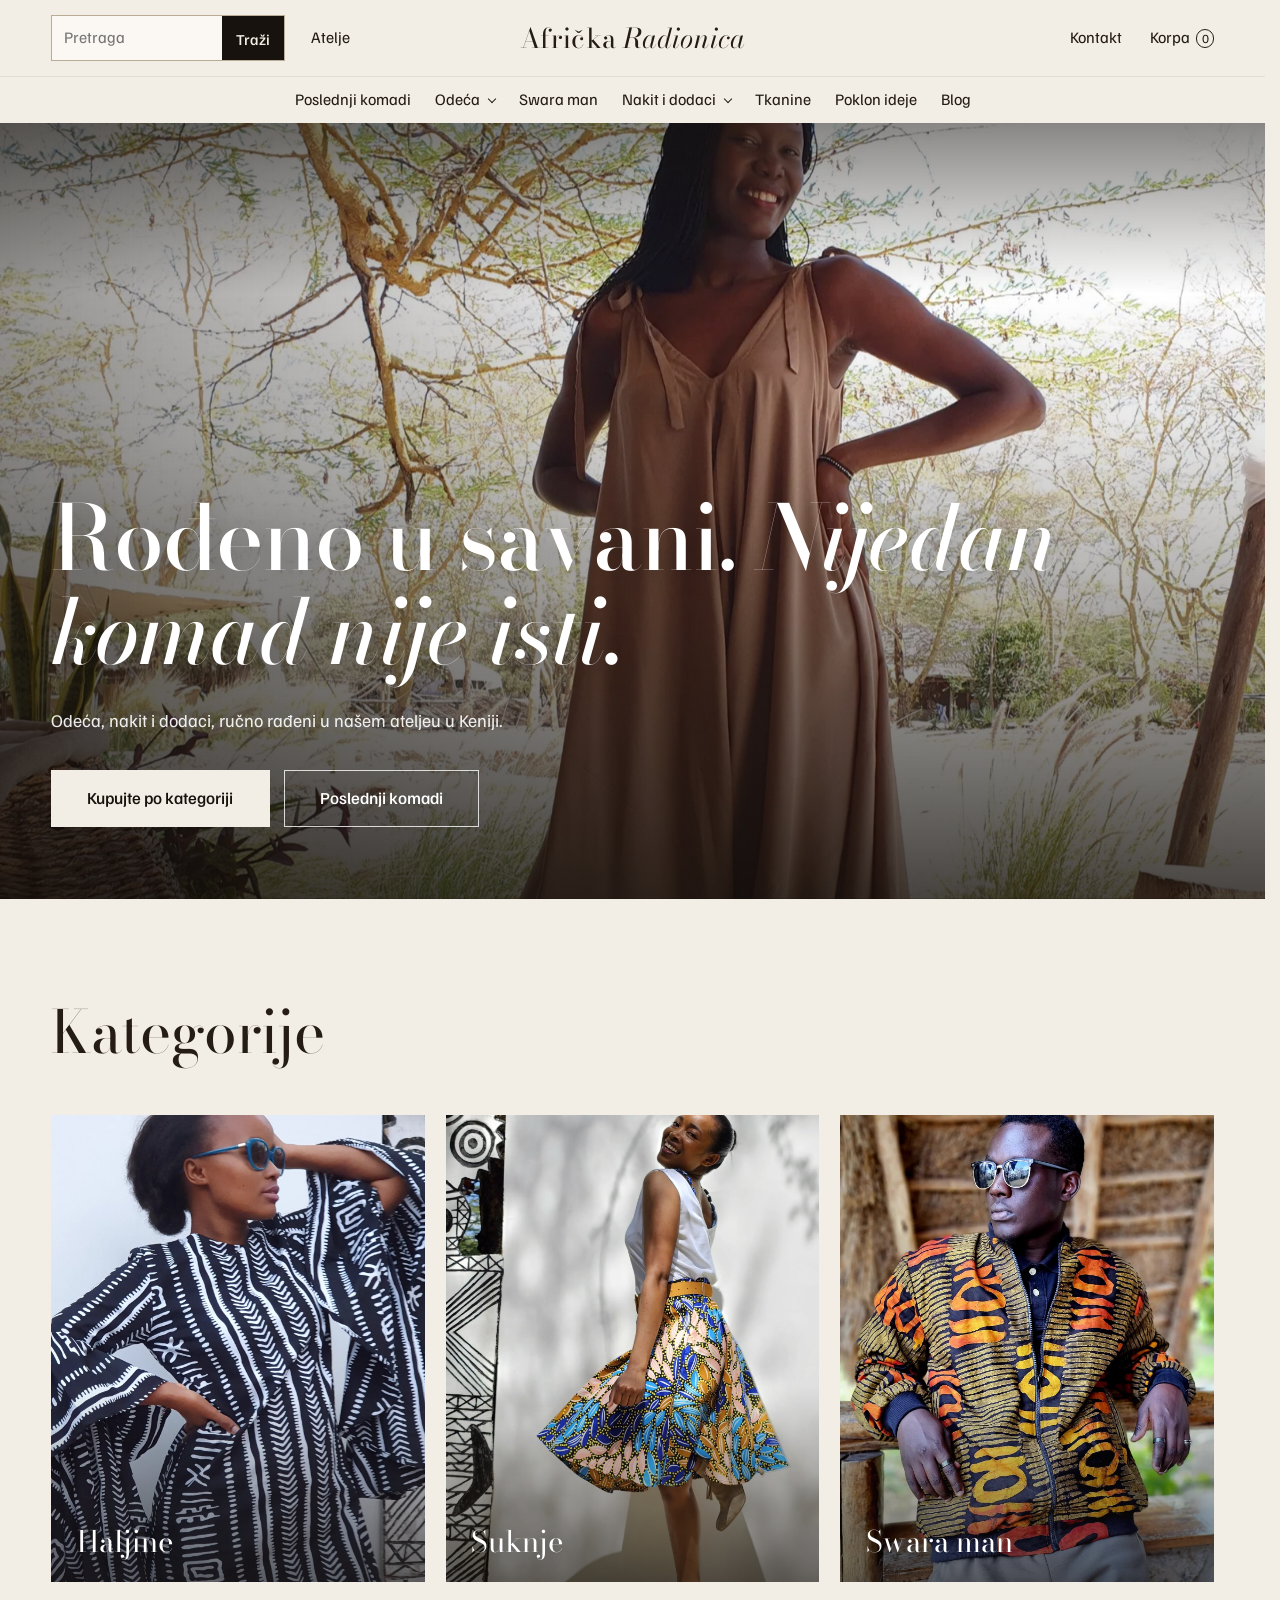
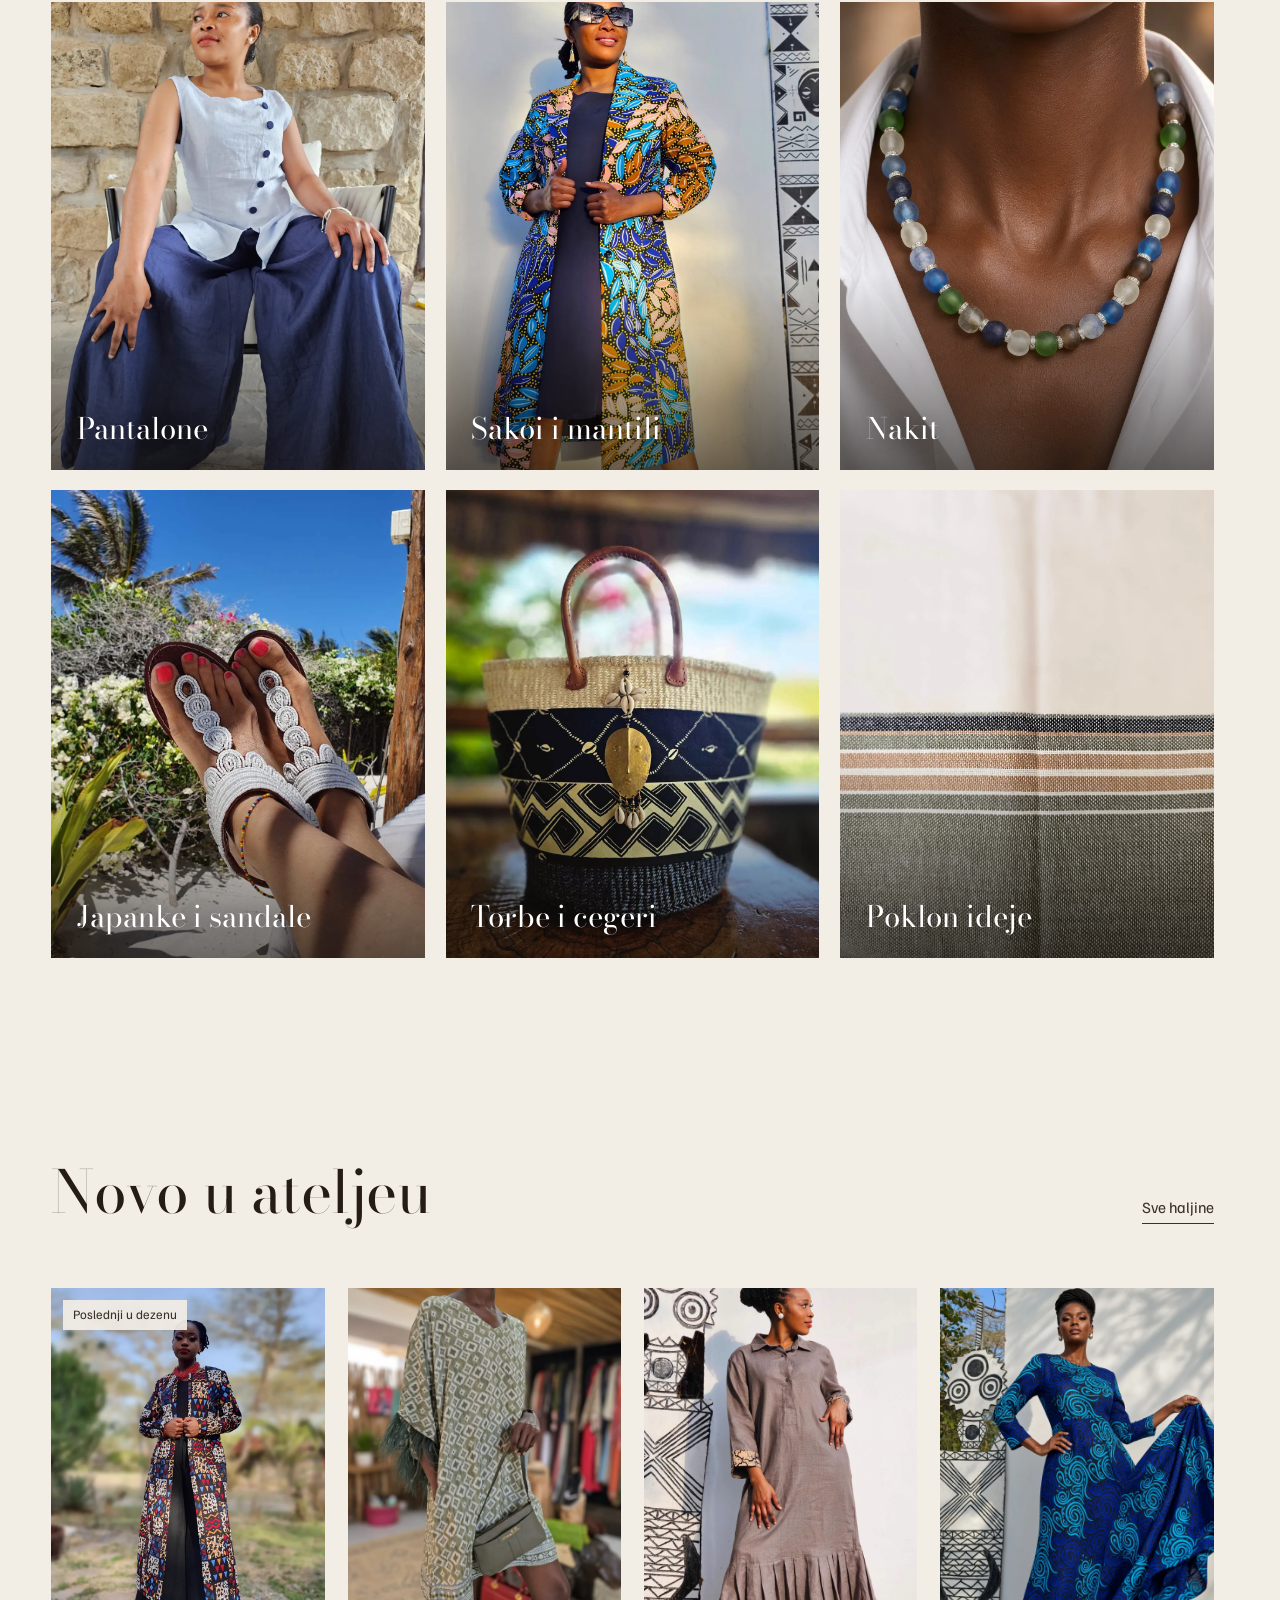
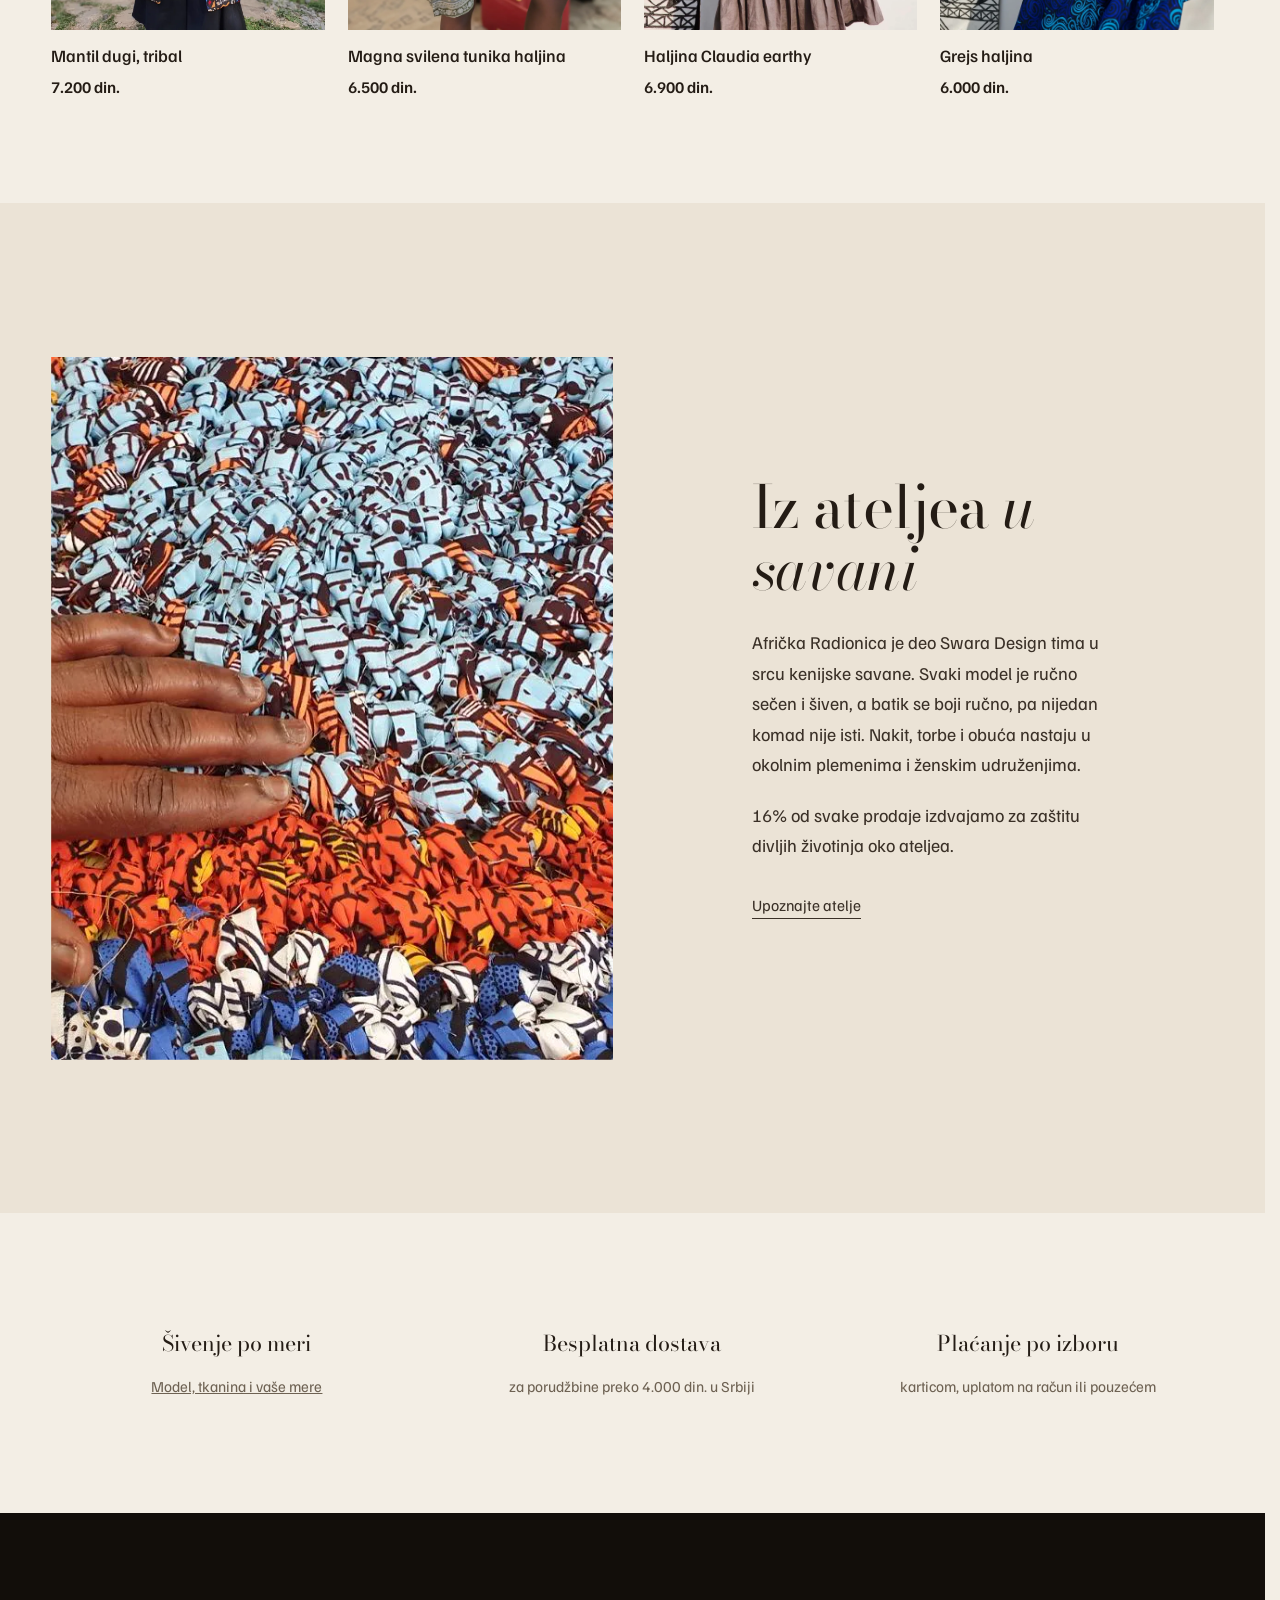
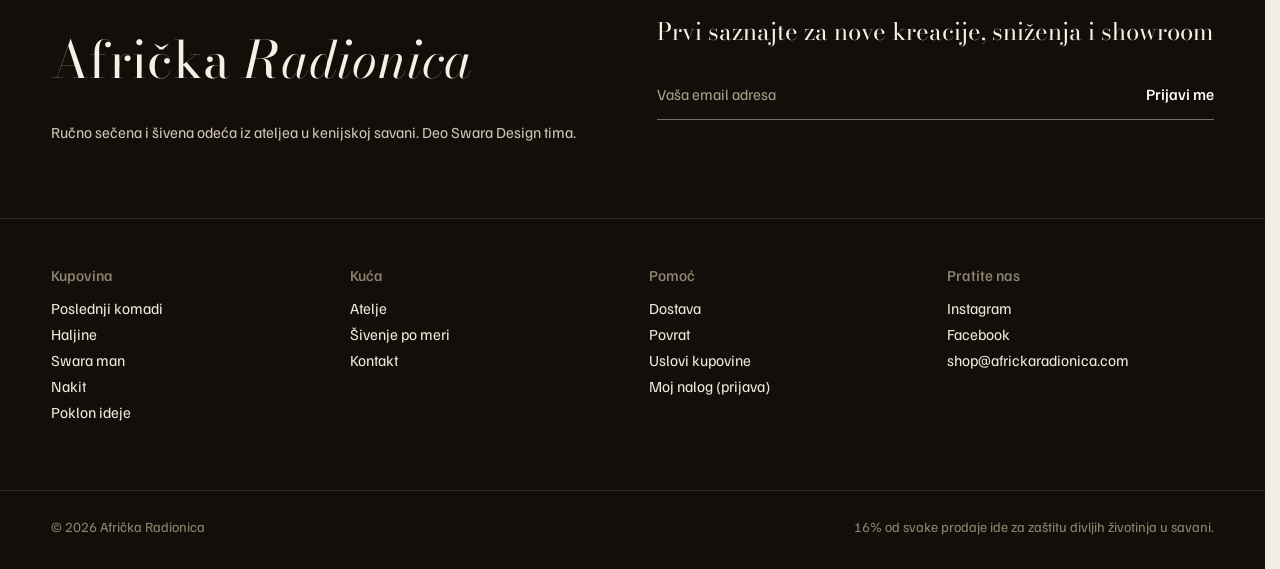
<file: index.html>
<!doctype html>
<html lang="sr-Latn">
<head>
<meta charset="utf-8">
<meta name="viewport" content="width=device-width, initial-scale=1">
<title>Afrička Radionica | Ručno rađena odeća iz kenijske savane</title>
<meta name="description" content="Unikatni komadi od afričkog pamuka, lana i svile, ručno sečeni i šiveni u ateljeu u kenijskoj savani. Šivenje po meri. Dostava širom Srbije i Evrope.">
<!-- Mockup: ukloniti noindex pri puštanju -->
<meta name="robots" content="noindex, nofollow">
<meta property="og:title" content="Afrička Radionica | Ručno rađena odeća iz kenijske savane">
<meta property="og:description" content="Unikatni komadi od afričkog pamuka, lana i svile, ručno sečeni i šiveni u ateljeu u kenijskoj savani. Šivenje po meri. Dostava širom Srbije i Evrope.">
<meta property="og:type" content="website">
<meta property="og:site_name" content="Afrička Radionica">
<meta name="theme-color" content="#f3eee5">
<link rel="preconnect" href="https://fonts.googleapis.com">
<link rel="preconnect" href="https://fonts.gstatic.com" crossorigin>
<link rel="stylesheet" href="https://fonts.googleapis.com/css2?family=Bodoni+Moda:ital,opsz,wght@0,6..96,400;0,6..96,500;1,6..96,400&family=Familjen+Grotesk:wght@400;500&display=swap">
<script>document.documentElement.classList.add('js')</script>
<link rel="stylesheet" href="css/site.css?v=28fdc37f">
<script src="js/katalog.js?v=28fdc37f" defer></script>
<script src="js/site.js?v=28fdc37f" defer></script>
</head>
<body class="home">
<a class="skip" href="#main">Preskoči na sadržaj</a>
<header class="hdr">
  <div class="hdr-in">
    <button class="menu-btn" type="button" aria-expanded="false" aria-controls="meni"><span aria-hidden="true"></span><span class="mb-t">Meni</span></button>
    <div class="util">
      <form class="srch" action="kategorija.html" role="search"><label class="sr" for="q-d">Pretraga</label><input id="q-d" name="q" type="search" placeholder="Pretraga" autocomplete="off"><button type="submit">Traži</button></form>
      <a href="atelje.html" class="t-link">Atelje</a>
    </div>
    <a class="mark" href="index.html" aria-label="Afrička Radionica, početna">Afrička <i>Radionica</i></a>
    <div class="tools">
      <a href="kontakt.html" class="t-link">Kontakt</a>
      <a href="korpa.html" class="bag">Korpa <span class="bag-n">0</span></a>
    </div>
  </div>
  <div class="m-row">
    <form class="srch" action="kategorija.html" role="search"><label class="sr" for="q-m">Pretraga</label><input id="q-m" name="q" type="search" placeholder="Pretraga, npr. haljina" autocomplete="off"><button type="submit">Traži</button></form>
    <a href="kontakt.html" class="m-kontakt">Kontakt</a>
  </div>
  <nav id="meni" class="cats" aria-label="Kategorije">
    <ul class="cats-main">
      <li><a href="kategorija.html?k=poslednji-komadi">Poslednji komadi</a></li>
      <li class="grp">
        <button type="button" class="grp-btn" aria-expanded="false" aria-controls="g-odeca">Odeća</button>
        <div class="mega" id="g-odeca">
          <div class="mega-in">
            <div><p class="mega-h">Haljine</p><ul><li><a href="kategorija.html?k=haljine">Sve haljine</a></li><li><a href="kategorija.html?k=haljine-pamucne">Pamučne</a></li><li><a href="kategorija.html?k=haljine-lanene">Lanene</a></li><li><a href="kategorija.html?k=haljine-svilene">Svilene</a></li></ul></div>
            <div><p class="mega-h">Pantalone</p><ul><li><a href="kategorija.html?k=pantalone">Sve pantalone</a></li><li><a href="kategorija.html?k=pantalone-lanene">Lanene</a></li><li><a href="kategorija.html?k=pantalone-pamucne">Pamučne</a></li><li><a href="kategorija.html?k=pantalone-svilene">Svilene</a></li></ul></div>
            <div><p class="mega-h">Ostala odeća</p><ul><li><a href="kategorija.html?k=bluze-tunike-kardigani">Bluze, tunike i kardigani</a></li><li><a href="kategorija.html?k=suknje">Suknje</a></li><li><a href="kategorija.html?k=kombinezoni">Kombinezoni</a></li><li><a href="kategorija.html?k=sakoi-mantili">Sakoi i mantili</a></li></ul></div>
          </div>
        </div>
      </li>
      <li><a href="kategorija.html?k=swara-man">Swara man</a></li>
      <li class="grp">
        <button type="button" class="grp-btn" aria-expanded="false" aria-controls="g-dodaci">Nakit i dodaci</button>
        <div class="mega" id="g-dodaci">
          <div class="mega-in mega-1">
            <div><ul><li><a href="kategorija.html?k=nakit">Nakit</a></li><li><a href="kategorija.html?k=torbe-cegeri">Torbe i cegeri</a></li><li><a href="kategorija.html?k=obuca">Obuća</a></li></ul></div>
          </div>
        </div>
      </li>
      <li><a href="kategorija.html?k=tkanine">Tkanine</a></li>
      <li><a href="kategorija.html?k=poklon-ideje">Poklon ideje</a></li>
      <li><a href="https://www.africkaradionica.com/blog">Blog</a></li>
    </ul>
    <ul class="cats-mob">
      <li><a href="atelje.html">Atelje</a></li>
      <li><a href="kontakt.html#po-meri">Šivenje po meri</a></li>
      <li><a href="kontakt.html">Kontakt</a></li>
    </ul>
  </nav>
</header>
<main id="main">
<section class="hero on-img">
  <img src="slike/kombinezon-savana.webp" alt="Kombinezon Afričke Radionice u kenijskoj savani, među akacijama" width="1600" height="1600" fetchpriority="high">
  <div class="hero-txt wrap">
    <h1 class="h-in">Rođeno u savani. <i>Nijedan komad nije isti.</i></h1>
    <p class="h-in" style="--d:.5s">Odeća, nakit i dodaci, ručno rađeni u našem ateljeu u Keniji.</p>
    <div class="actions h-in" style="--d:.8s">
      <a class="btn" href="#kategorije">Kupujte po kategoriji</a>
      <a class="btn btn-ghost" href="kategorija.html?k=poslednji-komadi">Poslednji komadi</a>
    </div>
  </div>
</section>

<section class="sec-s" id="kategorije">
  <div class="wrap">
    <h2 class="rv" style="margin-bottom:clamp(30px,4vw,52px)">Kategorije</h2>
    <div class="cat-grid">
      <a class="ctile rv" href="kategorija.html?k=haljine-pamucne"><img src="slike/haljina-lea-mystique.webp" alt="" loading="lazy" width="1600" height="1600"><span>Haljine</span></a>
      <a class="ctile rv" style="--d:.06s" href="kategorija.html?k=suknje"><img src="slike/suknja-primavera.webp" alt="" loading="lazy" width="1400" height="1866"><span>Suknje</span></a>
      <a class="ctile rv" style="--d:.12s" href="kategorija.html?k=swara-man"><img src="slike/bomber-batik.webp" alt="" loading="lazy" width="1400" height="1866"><span>Swara man</span></a>
      <a class="ctile rv" href="kategorija.html?k=pantalone-lanene"><img src="slike/palazzo-indigo.webp" alt="" loading="lazy" width="1200" height="1600"><span>Pantalone</span></a>
      <a class="ctile rv" style="--d:.06s" href="kategorija.html?k=sakoi-mantili"><img src="slike/mantil-primavera.webp" alt="" loading="lazy" width="1200" height="1600"><span>Sakoi i mantili</span></a>
      <a class="ctile rv" style="--d:.12s" href="kategorija.html?k=nakit"><img src="slike/ogrlica-staklene-perle.webp" alt="" loading="lazy" width="1264" height="1568"><span>Nakit</span></a>
      <a class="ctile rv" href="kategorija.html?k=obuca"><img src="slike/sandale-perlice.webp" alt="" loading="lazy" width="1209" height="1210"><span>Japanke i sandale</span></a>
      <a class="ctile rv" style="--d:.06s" href="kategorija.html?k=torbe-cegeri"><img src="slike/ceger-tribal.webp" alt="" loading="lazy" width="1200" height="1600"><span>Torbe i cegeri</span></a>
      <a class="ctile rv" style="--d:.12s" href="kategorija.html?k=poklon-ideje"><img src="slike/kikoy-bela-kafa.webp" alt="" loading="lazy" width="1200" height="1600"><span>Poklon ideje</span></a>
    </div>
  </div>
</section>

<section class="sec-s">
  <div class="wrap">
    <div class="head2 rv">
      <h2>Novo u ateljeu</h2>
      <a class="more" href="kategorija.html?k=haljine-pamucne">Sve haljine</a>
    </div>
    <div class="grid">
      <a class="prod rv" href="proizvod.html"><div class="ph"><img src="slike/mantil-tribal.webp" alt="Mantil dugi, tribal" loading="lazy" width="912" height="1136"><em>Poslednji u dezenu</em></div><h3>Mantil dugi, tribal</h3><p>7.200 din.</p></a>
      <a class="prod rv" style="--d:.1s" href="proizvod.html"><div class="ph"><img src="slike/tunika-magna-svilena.webp" alt="Magna svilena tunika haljina" loading="lazy" width="1264" height="1568"></div><h3>Magna svilena tunika haljina</h3><p>6.500 din.</p></a>
      <a class="prod rv" style="--d:.2s" href="proizvod.html"><div class="ph"><img src="slike/haljina-claudia.webp" alt="Haljina Claudia earthy" loading="lazy" width="1440" height="1920"></div><h3>Haljina Claudia earthy</h3><p>6.900 din.</p></a>
      <a class="prod rv" style="--d:.3s" href="proizvod.html"><div class="ph"><img src="slike/haljina-grejs.webp" alt="Grejs haljina tirkizno teget" loading="lazy" width="1264" height="1568"></div><h3>Grejs haljina</h3><p>6.000 din.</p></a>
    </div>
  </div>
</section>

<section class="sec sandbg">
  <div class="wrap split">
    <div class="img rv-img"><img src="slike/perle-tekstura.webp" alt="Ruka na ručno rađenom šarenom detalju" loading="lazy" width="1600" height="758"></div>
    <div class="txt rv">
      <h2>Iz ateljea <i>u savani</i></h2>
      <p>Afrička Radionica je deo Swara Design tima u srcu kenijske savane. Svaki model je ručno sečen i šiven, a batik se boji ručno, pa nijedan komad nije isti. Nakit, torbe i obuća nastaju u okolnim plemenima i ženskim udruženjima.</p>
      <p>16% od svake prodaje izdvajamo za zaštitu divljih životinja oko ateljea.</p>
      <p style="margin-top:28px"><a class="more" href="atelje.html">Upoznajte atelje</a></p>
    </div>
  </div>
</section>

<section class="sec-s">
  <div class="wrap svc">
    <div class="rv"><b>Šivenje po meri</b><span><a href="kontakt.html#po-meri">Model, tkanina i vaše mere</a></span></div>
    <div class="rv" style="--d:.1s"><b>Besplatna dostava</b><span>za porudžbine preko 4.000 din. u Srbiji</span></div>
    <div class="rv" style="--d:.2s"><b>Plaćanje po izboru</b><span>karticom, uplatom na račun ili pouzećem</span></div>
  </div>
</section>
</main>
<footer class="ftr">
  <div class="wrap ftr-top">
    <div class="ftr-brand">
      <p class="mark mark-lg">Afrička <i>Radionica</i></p>
      <p>Ručno sečena i šivena odeća iz ateljea u kenijskoj savani. Deo Swara Design tima.</p>
    </div>
    <form class="news" onsubmit="event.preventDefault();this.querySelector('.news-ok').hidden=false">
      <label for="n-email">Prvi saznajte za nove kreacije, sniženja i showroom</label>
      <div class="news-row">
        <input id="n-email" type="email" name="email" autocomplete="email" placeholder="Vaša email adresa" required>
        <button type="submit">Prijavi me</button>
      </div>
      <p class="news-ok" hidden>Hvala. Ovo je pregled novog sajta, pa prijava još nije povezana.</p>
    </form>
  </div>
  <div class="wrap ftr-cols">
    <div><h2>Kupovina</h2><p><a href="kategorija.html?k=poslednji-komadi">Poslednji komadi</a><br><a href="kategorija.html?k=haljine-pamucne">Haljine</a><br><a href="kategorija.html?k=swara-man">Swara man</a><br><a href="kategorija.html?k=nakit">Nakit</a><br><a href="kategorija.html?k=poklon-ideje">Poklon ideje</a></p></div>
    <div><h2>Kuća</h2><p><a href="atelje.html">Atelje</a><br><a href="kontakt.html#po-meri">Šivenje po meri</a><br><a href="kontakt.html">Kontakt</a></p></div>
    <div><h2>Pomoć</h2><p><a href="https://www.africkaradionica.com/shipping-policy">Dostava</a><br><a href="https://www.africkaradionica.com/refund-policy">Povrat</a><br><a href="https://www.africkaradionica.com/terms-of-service">Uslovi kupovine</a><br><a href="#">Moj nalog (prijava)</a></p></div>
    <div><h2>Pratite nas</h2><p><a href="https://www.instagram.com/africka.radionica/" target="_blank" rel="noopener">Instagram</a><br><a href="https://www.facebook.com/moja.africka.radionica" target="_blank" rel="noopener">Facebook</a><br><a href="mailto:shop@africkaradionica.com">shop@africkaradionica.com</a></p></div>
  </div>
  <div class="wrap ftr-legal"><p>© 2026 Afrička Radionica</p><p>16% od svake prodaje ide za zaštitu divljih životinja u savani.</p></div>
</footer>
</body>
</html>
</file>
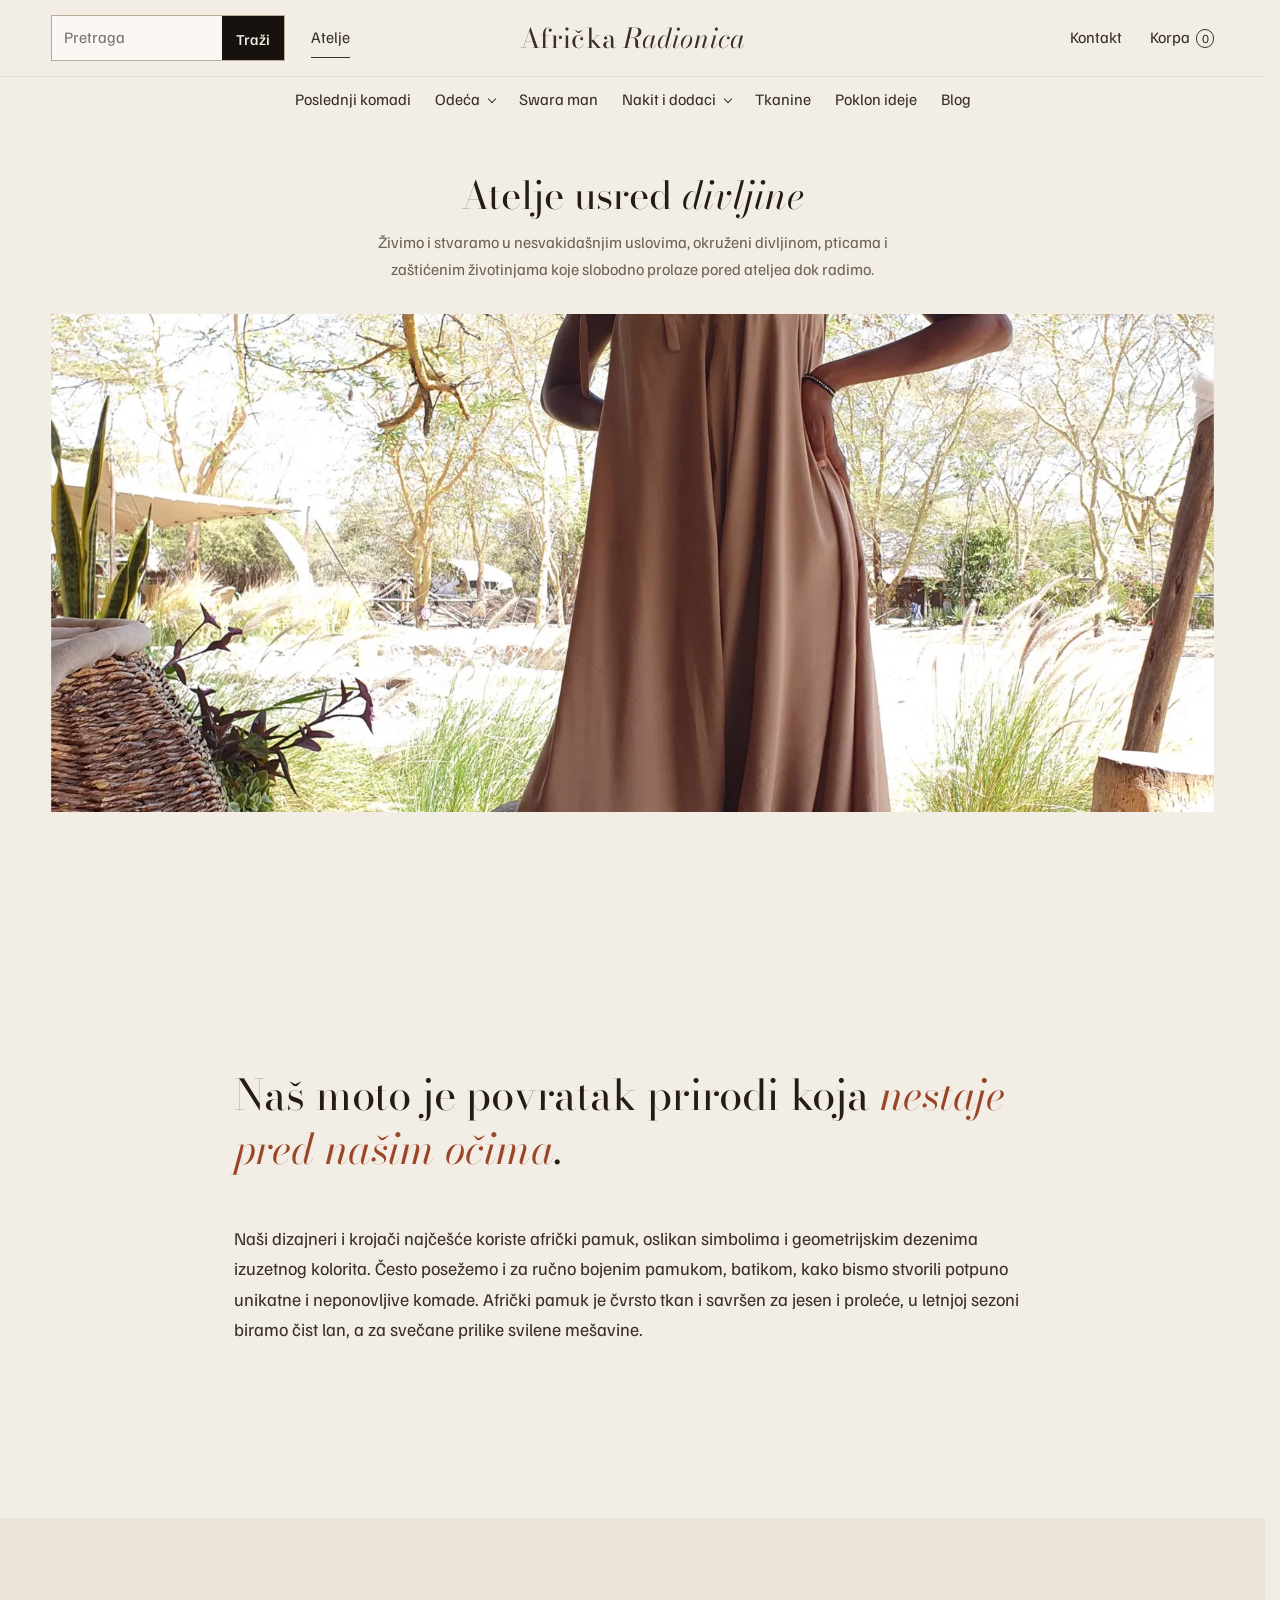
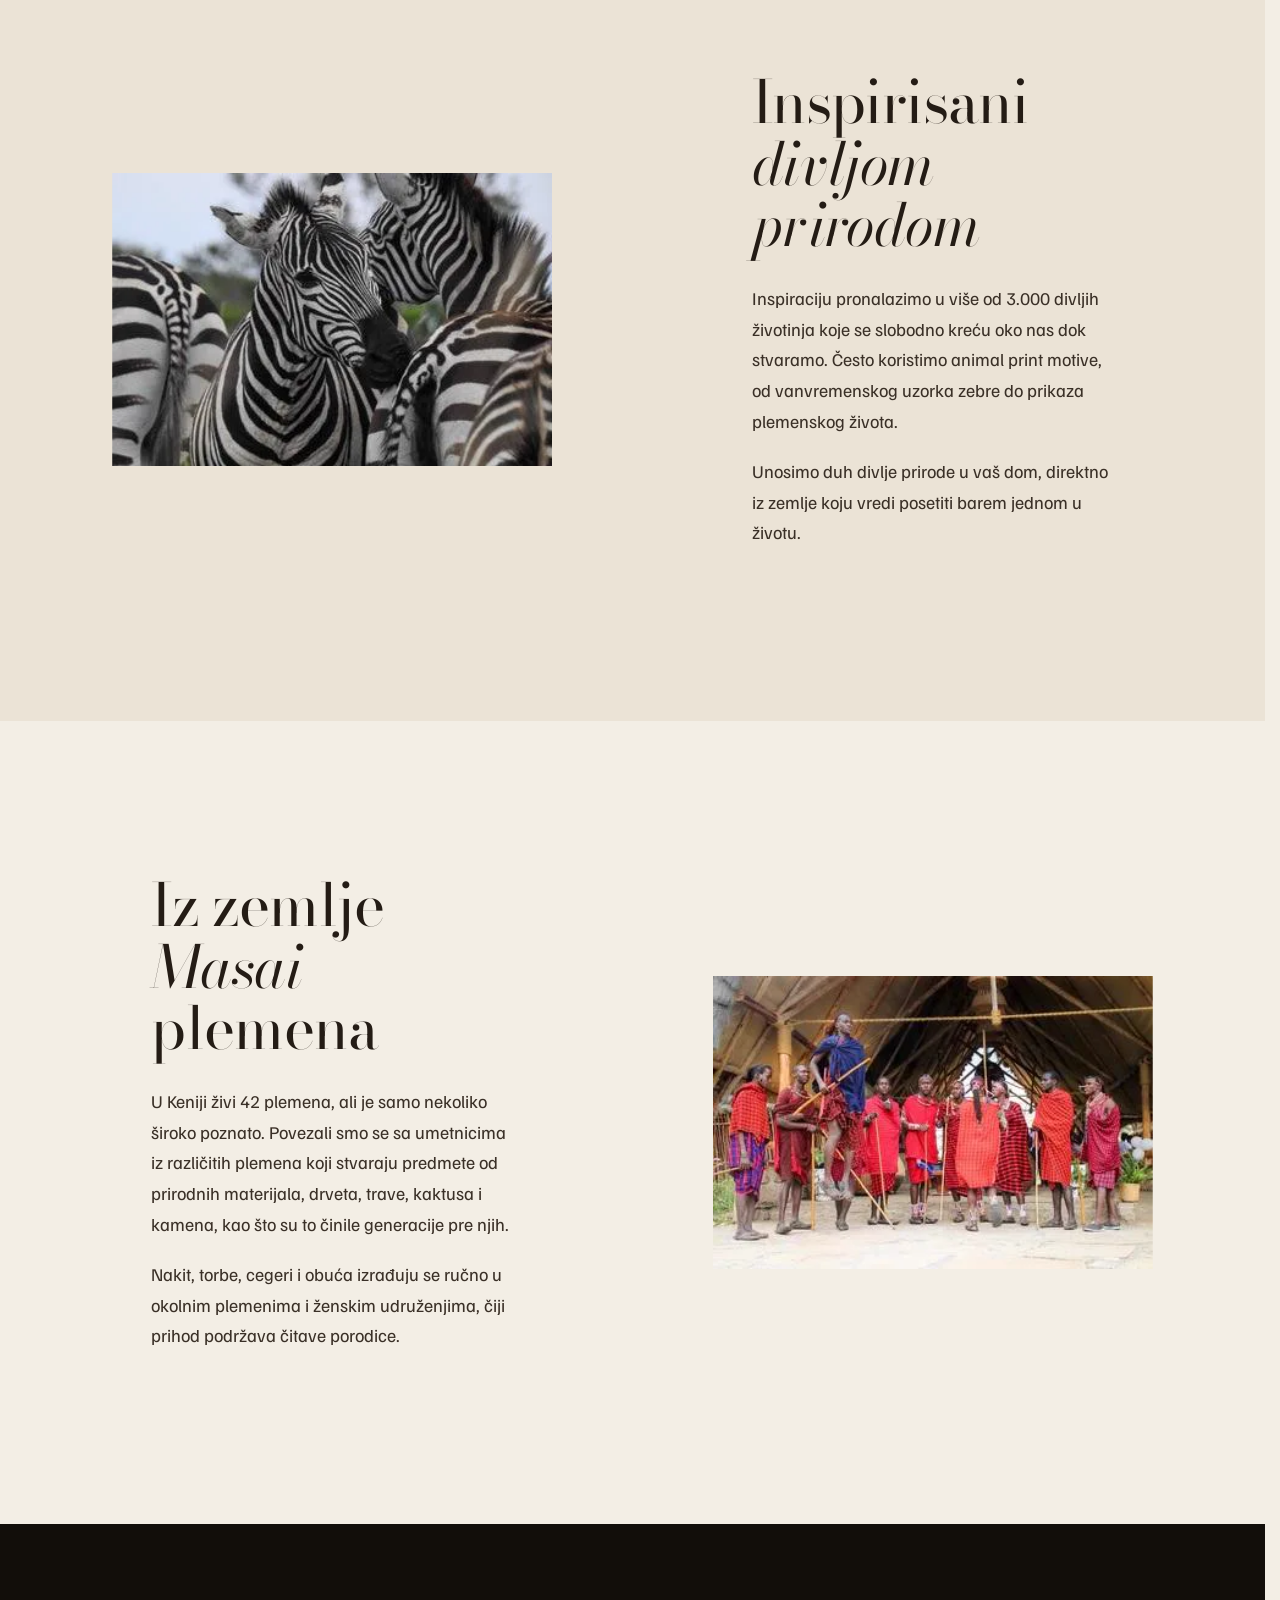
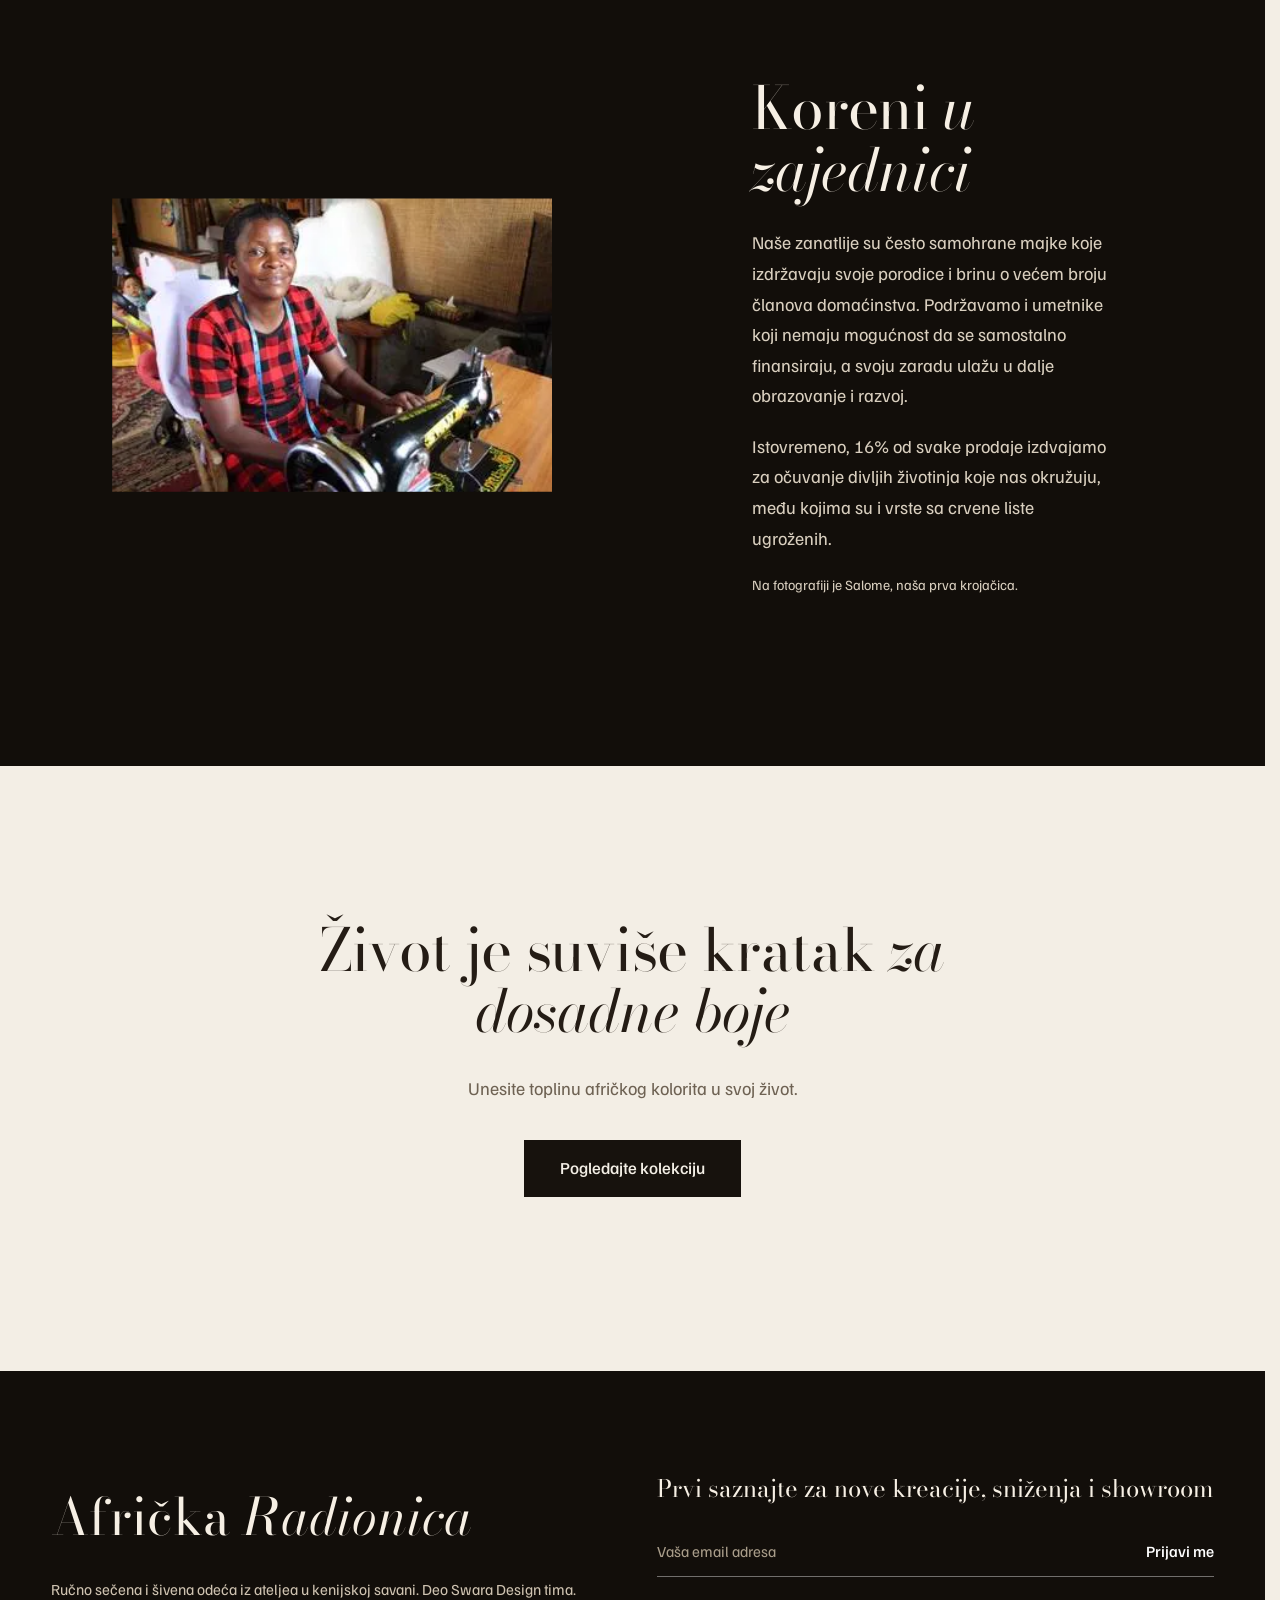
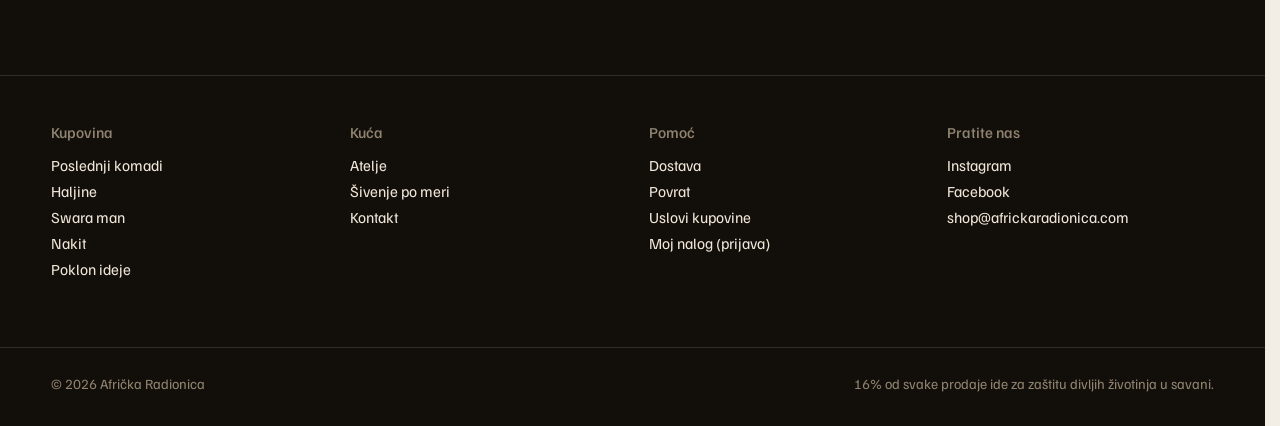
<file: atelje.html>
<!doctype html>
<html lang="sr-Latn">
<head>
<meta charset="utf-8">
<meta name="viewport" content="width=device-width, initial-scale=1">
<title>Atelje u kenijskoj savani | Afrička Radionica</title>
<meta name="description" content="Naš atelje nalazi se u srcu afričke savane u Keniji, okružen sa više od 3.000 divljih životinja. Upoznajte krojače, plemena i ženska udruženja sa kojima radimo.">
<!-- Mockup: ukloniti noindex pri puštanju -->
<meta name="robots" content="noindex, nofollow">
<meta property="og:title" content="Atelje u kenijskoj savani | Afrička Radionica">
<meta property="og:description" content="Naš atelje nalazi se u srcu afričke savane u Keniji, okružen sa više od 3.000 divljih životinja. Upoznajte krojače, plemena i ženska udruženja sa kojima radimo.">
<meta property="og:type" content="website">
<meta property="og:site_name" content="Afrička Radionica">
<meta name="theme-color" content="#f3eee5">
<link rel="preconnect" href="https://fonts.googleapis.com">
<link rel="preconnect" href="https://fonts.gstatic.com" crossorigin>
<link rel="stylesheet" href="https://fonts.googleapis.com/css2?family=Bodoni+Moda:ital,opsz,wght@0,6..96,400;0,6..96,500;1,6..96,400&family=Familjen+Grotesk:wght@400;500&display=swap">
<script>document.documentElement.classList.add('js')</script>
<link rel="stylesheet" href="css/site.css?v=28fdc37f">
<script src="js/katalog.js?v=28fdc37f" defer></script>
<script src="js/site.js?v=28fdc37f" defer></script>
</head>
<body class="">
<a class="skip" href="#main">Preskoči na sadržaj</a>
<header class="hdr">
  <div class="hdr-in">
    <button class="menu-btn" type="button" aria-expanded="false" aria-controls="meni"><span aria-hidden="true"></span><span class="mb-t">Meni</span></button>
    <div class="util">
      <form class="srch" action="kategorija.html" role="search"><label class="sr" for="q-d">Pretraga</label><input id="q-d" name="q" type="search" placeholder="Pretraga" autocomplete="off"><button type="submit">Traži</button></form>
      <a href="atelje.html" class="t-link" aria-current="page">Atelje</a>
    </div>
    <a class="mark" href="index.html" aria-label="Afrička Radionica, početna">Afrička <i>Radionica</i></a>
    <div class="tools">
      <a href="kontakt.html" class="t-link">Kontakt</a>
      <a href="korpa.html" class="bag">Korpa <span class="bag-n">0</span></a>
    </div>
  </div>
  <div class="m-row">
    <form class="srch" action="kategorija.html" role="search"><label class="sr" for="q-m">Pretraga</label><input id="q-m" name="q" type="search" placeholder="Pretraga, npr. haljina" autocomplete="off"><button type="submit">Traži</button></form>
    <a href="kontakt.html" class="m-kontakt">Kontakt</a>
  </div>
  <nav id="meni" class="cats" aria-label="Kategorije">
    <ul class="cats-main">
      <li><a href="kategorija.html?k=poslednji-komadi">Poslednji komadi</a></li>
      <li class="grp">
        <button type="button" class="grp-btn" aria-expanded="false" aria-controls="g-odeca">Odeća</button>
        <div class="mega" id="g-odeca">
          <div class="mega-in">
            <div><p class="mega-h">Haljine</p><ul><li><a href="kategorija.html?k=haljine">Sve haljine</a></li><li><a href="kategorija.html?k=haljine-pamucne">Pamučne</a></li><li><a href="kategorija.html?k=haljine-lanene">Lanene</a></li><li><a href="kategorija.html?k=haljine-svilene">Svilene</a></li></ul></div>
            <div><p class="mega-h">Pantalone</p><ul><li><a href="kategorija.html?k=pantalone">Sve pantalone</a></li><li><a href="kategorija.html?k=pantalone-lanene">Lanene</a></li><li><a href="kategorija.html?k=pantalone-pamucne">Pamučne</a></li><li><a href="kategorija.html?k=pantalone-svilene">Svilene</a></li></ul></div>
            <div><p class="mega-h">Ostala odeća</p><ul><li><a href="kategorija.html?k=bluze-tunike-kardigani">Bluze, tunike i kardigani</a></li><li><a href="kategorija.html?k=suknje">Suknje</a></li><li><a href="kategorija.html?k=kombinezoni">Kombinezoni</a></li><li><a href="kategorija.html?k=sakoi-mantili">Sakoi i mantili</a></li></ul></div>
          </div>
        </div>
      </li>
      <li><a href="kategorija.html?k=swara-man">Swara man</a></li>
      <li class="grp">
        <button type="button" class="grp-btn" aria-expanded="false" aria-controls="g-dodaci">Nakit i dodaci</button>
        <div class="mega" id="g-dodaci">
          <div class="mega-in mega-1">
            <div><ul><li><a href="kategorija.html?k=nakit">Nakit</a></li><li><a href="kategorija.html?k=torbe-cegeri">Torbe i cegeri</a></li><li><a href="kategorija.html?k=obuca">Obuća</a></li></ul></div>
          </div>
        </div>
      </li>
      <li><a href="kategorija.html?k=tkanine">Tkanine</a></li>
      <li><a href="kategorija.html?k=poklon-ideje">Poklon ideje</a></li>
      <li><a href="https://www.africkaradionica.com/blog">Blog</a></li>
    </ul>
    <ul class="cats-mob">
      <li><a href="atelje.html">Atelje</a></li>
      <li><a href="kontakt.html#po-meri">Šivenje po meri</a></li>
      <li><a href="kontakt.html">Kontakt</a></li>
    </ul>
  </nav>
</header>
<main id="main">
<section class="phead">
  <div class="narrow">
    <h1 class="rv">Atelje usred <i>divljine</i></h1>
    <p class="rv">Živimo i stvaramo u nesvakidašnjim uslovima, okruženi divljinom, pticama i zaštićenim životinjama koje slobodno prolaze pored ateljea dok radimo.</p>
  </div>
</section>

<section class="sec-s" style="padding-top:0">
  <div class="wrap">
    <div class="img rv-img" style="overflow:hidden"><img src="slike/kombinezon-savana.webp" alt="Savana sa akacijama oko ateljea" width="1600" height="1600" style="width:100%;aspect-ratio:21/9;object-fit:cover;object-position:50% 45%"></div>
  </div>
</section>

<section class="sec">
  <div class="narrow">
    <p class="statement rv">Naš moto je povratak prirodi koja <i>nestaje pred našim očima</i>.</p>
    <p class="rv" style="margin-top:30px">Naši dizajneri i krojači najčešće koriste afrički pamuk, oslikan simbolima i geometrijskim dezenima izuzetnog kolorita. Često posežemo i za ručno bojenim pamukom, batikom, kako bismo stvorili potpuno unikatne i neponovljive komade. Afrički pamuk je čvrsto tkan i savršen za jesen i proleće, u letnjoj sezoni biramo čist lan, a za svečane prilike svilene mešavine.</p>
  </div>
</section>

<section class="sec sandbg">
  <div class="wrap split">
    <div class="img lowres rv-img"><img src="slike/zebre.webp" alt="Zebre u savani" loading="lazy" width="360" height="240"></div>
    <div class="txt rv">
      <h2>Inspirisani <i>divljom prirodom</i></h2>
      <p>Inspiraciju pronalazimo u više od 3.000 divljih životinja koje se slobodno kreću oko nas dok stvaramo. Često koristimo animal print motive, od vanvremenskog uzorka zebre do prikaza plemenskog života.</p>
      <p>Unosimo duh divlje prirode u vaš dom, direktno iz zemlje koju vredi posetiti barem jednom u životu.</p>
    </div>
  </div>
</section>

<section class="sec">
  <div class="wrap split rev">
    <div class="img lowres rv-img"><img src="slike/masai.webp" alt="Masai ratnici u tradicionalnoj odeći" loading="lazy" width="360" height="240"></div>
    <div class="txt rv">
      <h2>Iz zemlje <i>Masai</i> plemena</h2>
      <p>U Keniji živi 42 plemena, ali je samo nekoliko široko poznato. Povezali smo se sa umetnicima iz različitih plemena koji stvaraju predmete od prirodnih materijala, drveta, trave, kaktusa i kamena, kao što su to činile generacije pre njih.</p>
      <p>Nakit, torbe, cegeri i obuća izrađuju se ručno u okolnim plemenima i ženskim udruženjima, čiji prihod podržava čitave porodice.</p>
    </div>
  </div>
</section>

<section class="sec dark">
  <div class="wrap split">
    <div class="img lowres rv-img"><img src="slike/salome-atelje.webp" alt="Salome za šivaćom mašinom" loading="lazy" width="360" height="240"></div>
    <div class="txt rv">
      <h2>Koreni <i>u zajednici</i></h2>
      <p>Naše zanatlije su često samohrane majke koje izdržavaju svoje porodice i brinu o većem broju članova domaćinstva. Podržavamo i umetnike koji nemaju mogućnost da se samostalno finansiraju, a svoju zaradu ulažu u dalje obrazovanje i razvoj.</p>
      <p>Istovremeno, 16% od svake prodaje izdvajamo za očuvanje divljih životinja koje nas okružuju, među kojima su i vrste sa crvene liste ugroženih.</p>
      <p class="caption">Na fotografiji je Salome, naša prva krojačica.</p>
    </div>
  </div>
</section>

<section class="sec">
  <div class="narrow" style="text-align:center">
    <h2 class="rv">Život je suviše kratak <i>za dosadne boje</i></h2>
    <p class="rv" style="margin:30px 0 36px;color:var(--muted)">Unesite toplinu afričkog kolorita u svoj život.</p>
    <p class="rv"><a class="btn" href="kategorija.html?k=haljine-pamucne">Pogledajte kolekciju</a></p>
  </div>
</section>
</main>
<footer class="ftr">
  <div class="wrap ftr-top">
    <div class="ftr-brand">
      <p class="mark mark-lg">Afrička <i>Radionica</i></p>
      <p>Ručno sečena i šivena odeća iz ateljea u kenijskoj savani. Deo Swara Design tima.</p>
    </div>
    <form class="news" onsubmit="event.preventDefault();this.querySelector('.news-ok').hidden=false">
      <label for="n-email">Prvi saznajte za nove kreacije, sniženja i showroom</label>
      <div class="news-row">
        <input id="n-email" type="email" name="email" autocomplete="email" placeholder="Vaša email adresa" required>
        <button type="submit">Prijavi me</button>
      </div>
      <p class="news-ok" hidden>Hvala. Ovo je pregled novog sajta, pa prijava još nije povezana.</p>
    </form>
  </div>
  <div class="wrap ftr-cols">
    <div><h2>Kupovina</h2><p><a href="kategorija.html?k=poslednji-komadi">Poslednji komadi</a><br><a href="kategorija.html?k=haljine-pamucne">Haljine</a><br><a href="kategorija.html?k=swara-man">Swara man</a><br><a href="kategorija.html?k=nakit">Nakit</a><br><a href="kategorija.html?k=poklon-ideje">Poklon ideje</a></p></div>
    <div><h2>Kuća</h2><p><a href="atelje.html">Atelje</a><br><a href="kontakt.html#po-meri">Šivenje po meri</a><br><a href="kontakt.html">Kontakt</a></p></div>
    <div><h2>Pomoć</h2><p><a href="https://www.africkaradionica.com/shipping-policy">Dostava</a><br><a href="https://www.africkaradionica.com/refund-policy">Povrat</a><br><a href="https://www.africkaradionica.com/terms-of-service">Uslovi kupovine</a><br><a href="#">Moj nalog (prijava)</a></p></div>
    <div><h2>Pratite nas</h2><p><a href="https://www.instagram.com/africka.radionica/" target="_blank" rel="noopener">Instagram</a><br><a href="https://www.facebook.com/moja.africka.radionica" target="_blank" rel="noopener">Facebook</a><br><a href="mailto:shop@africkaradionica.com">shop@africkaradionica.com</a></p></div>
  </div>
  <div class="wrap ftr-legal"><p>© 2026 Afrička Radionica</p><p>16% od svake prodaje ide za zaštitu divljih životinja u savani.</p></div>
</footer>
</body>
</html>
</file>
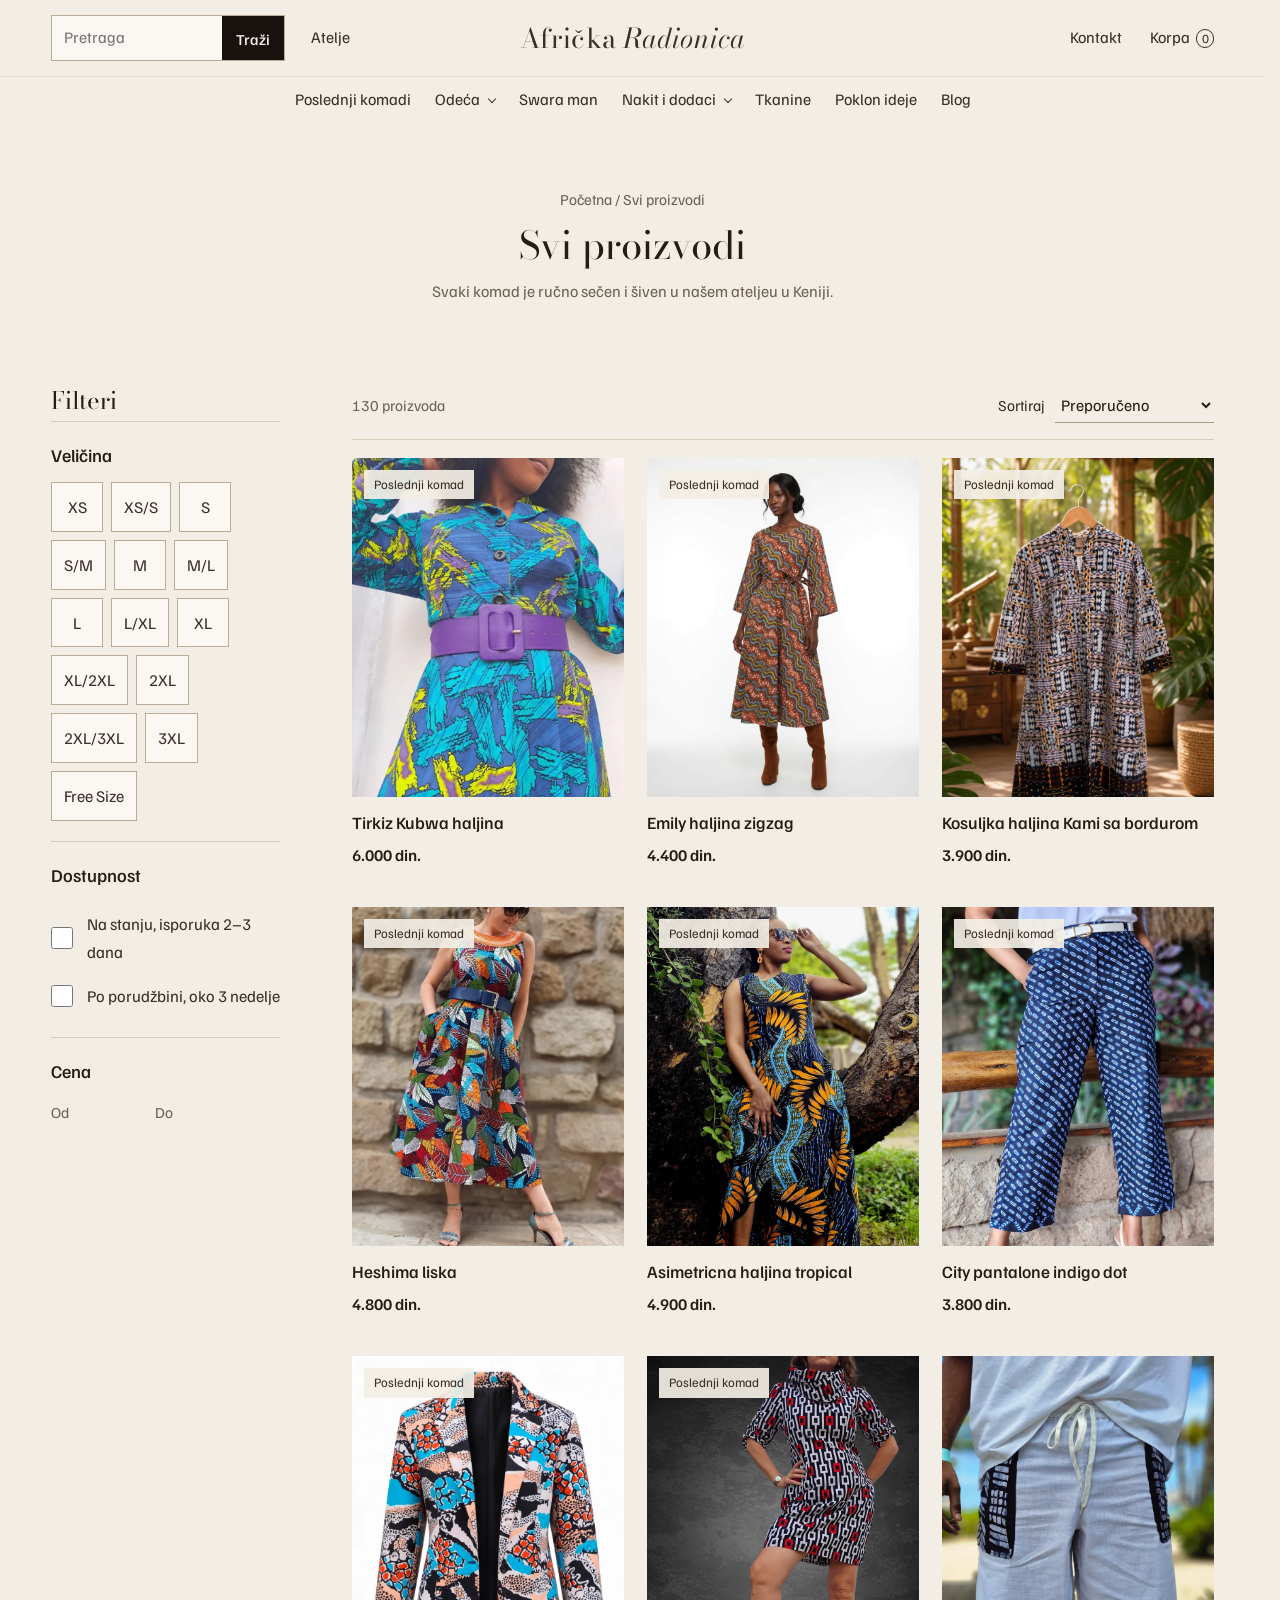
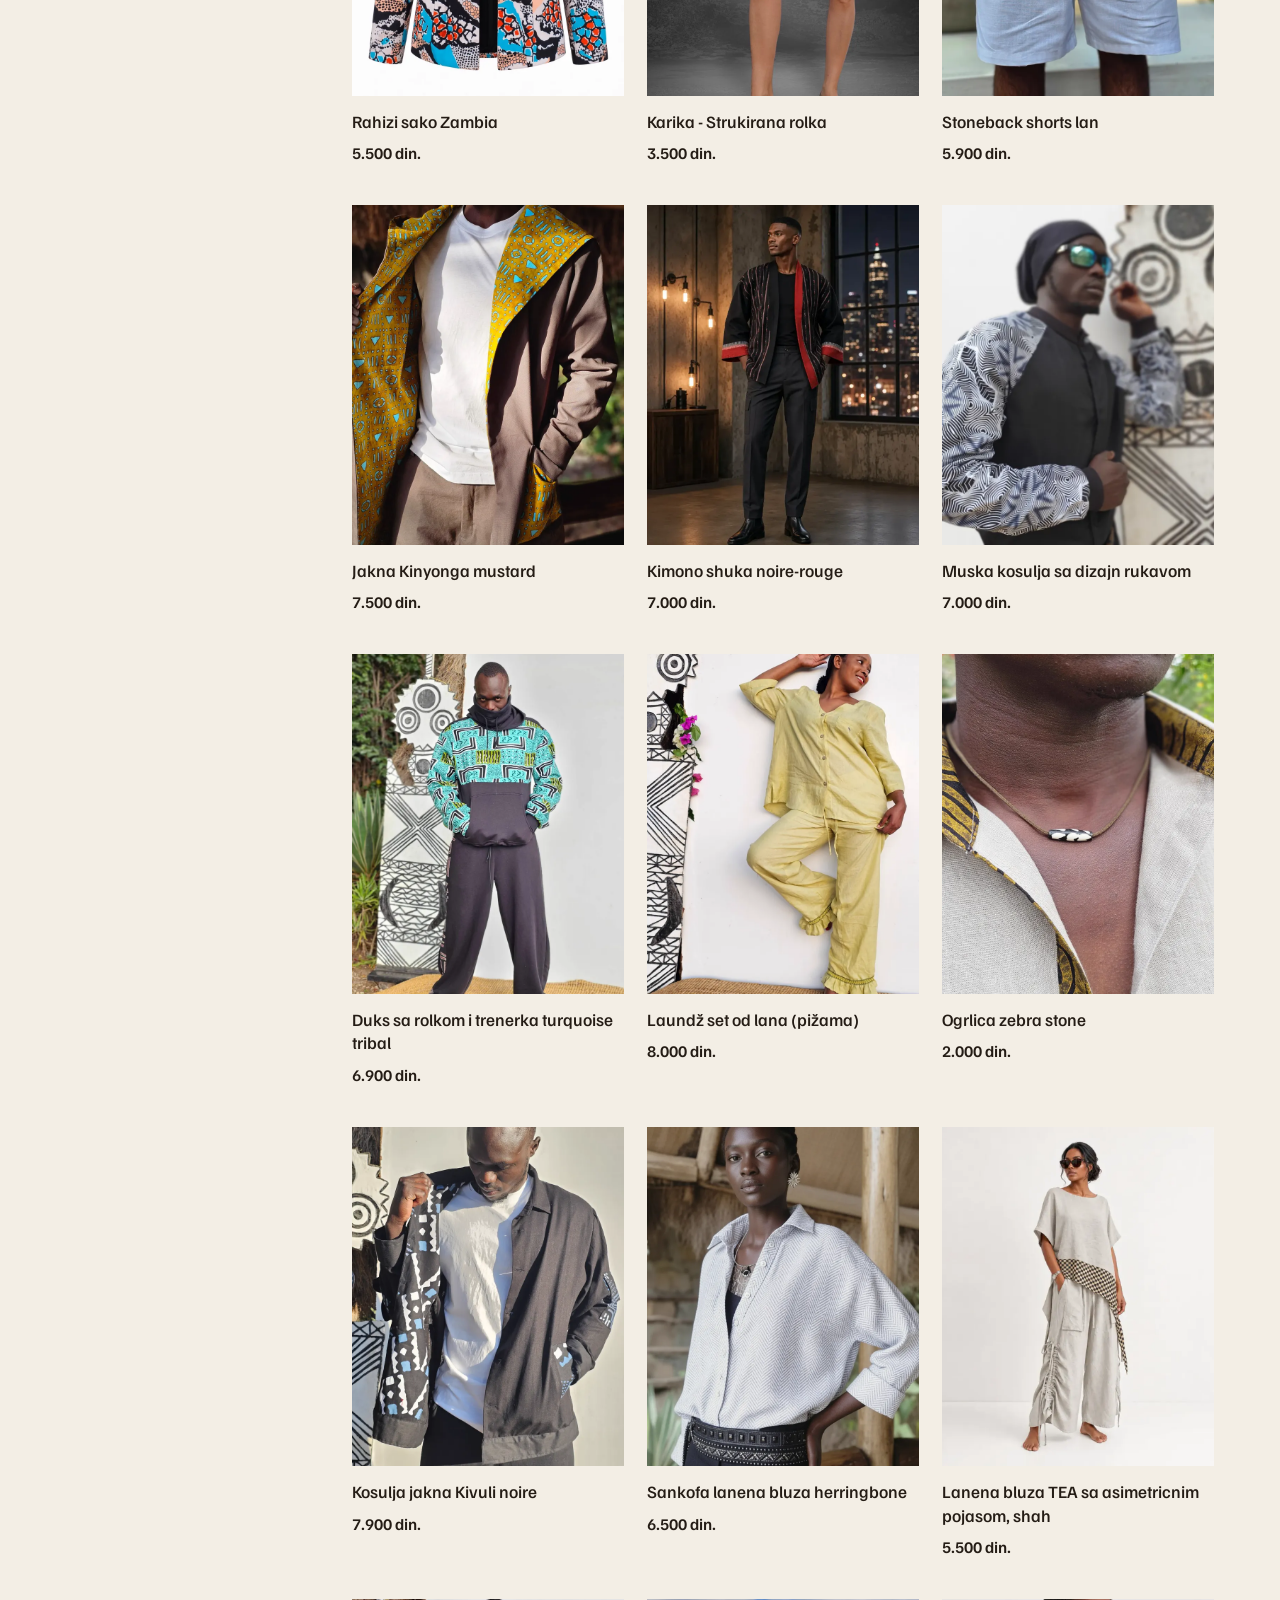
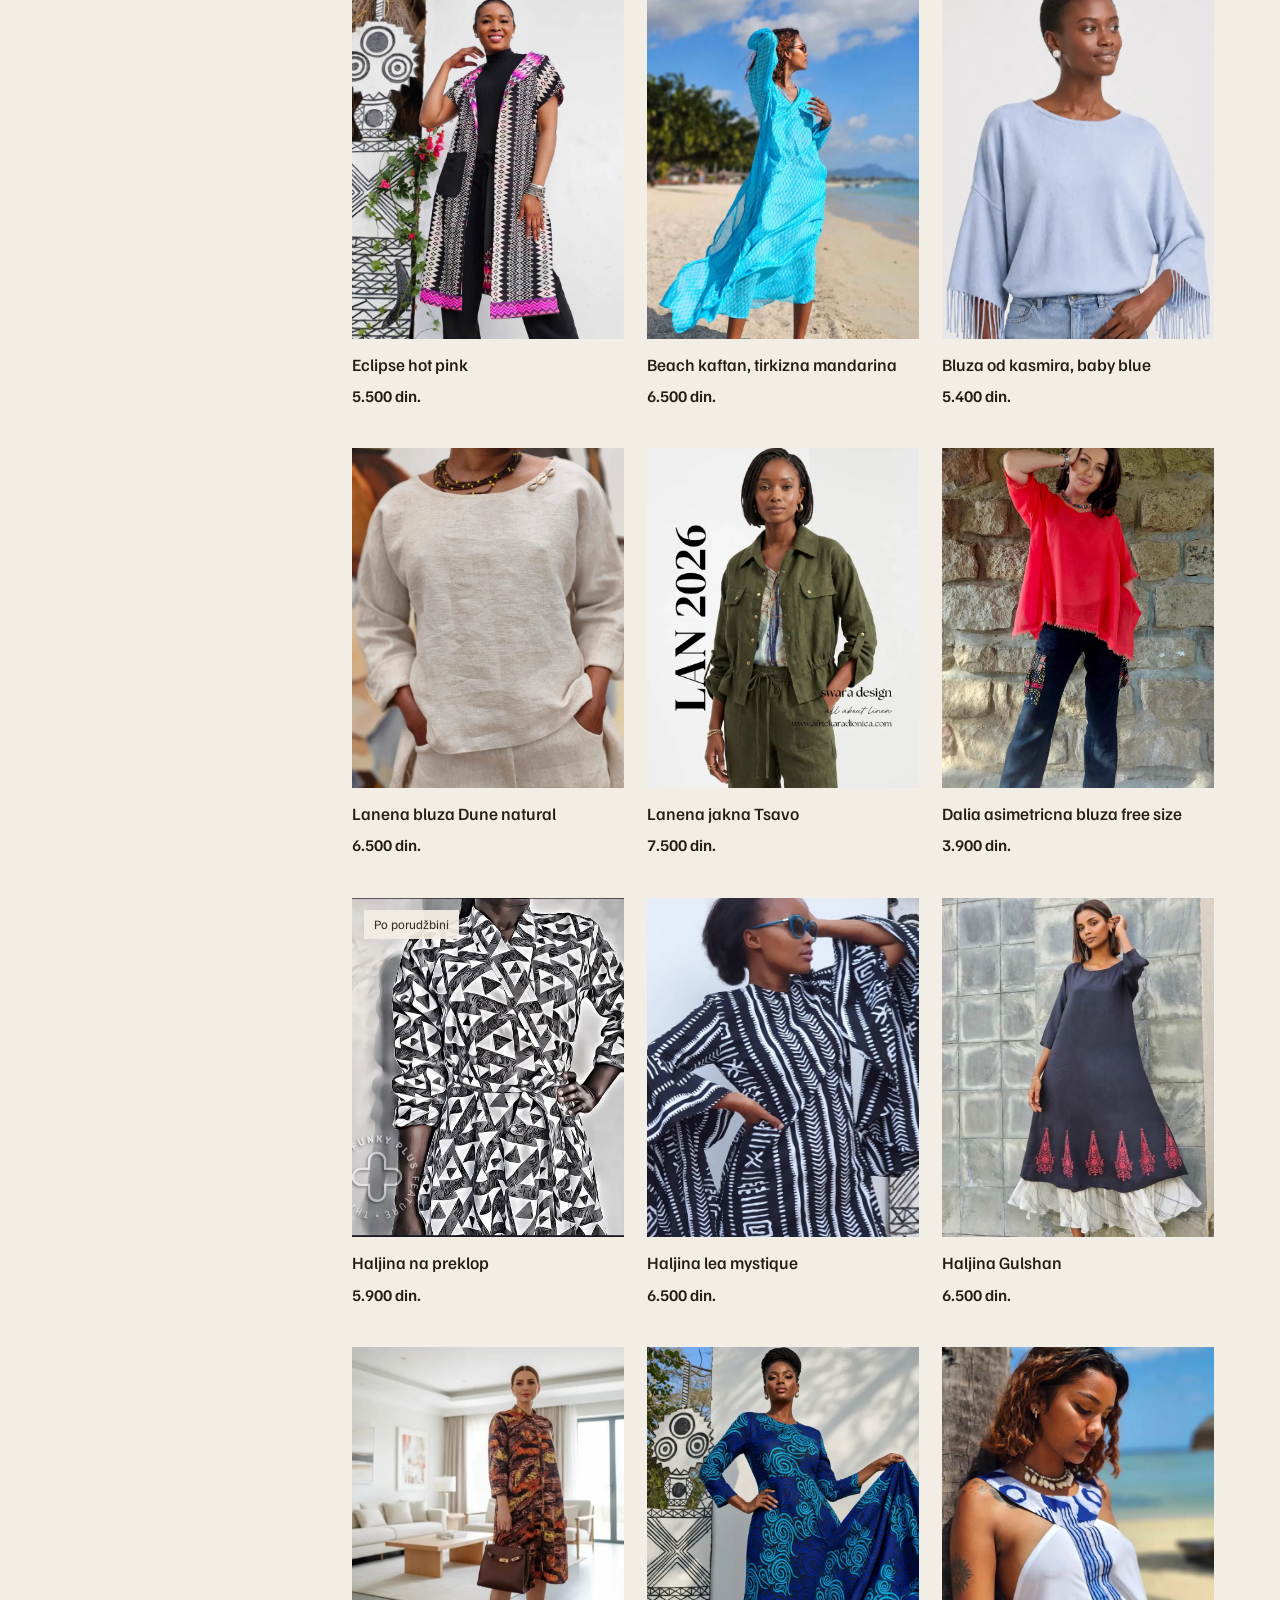
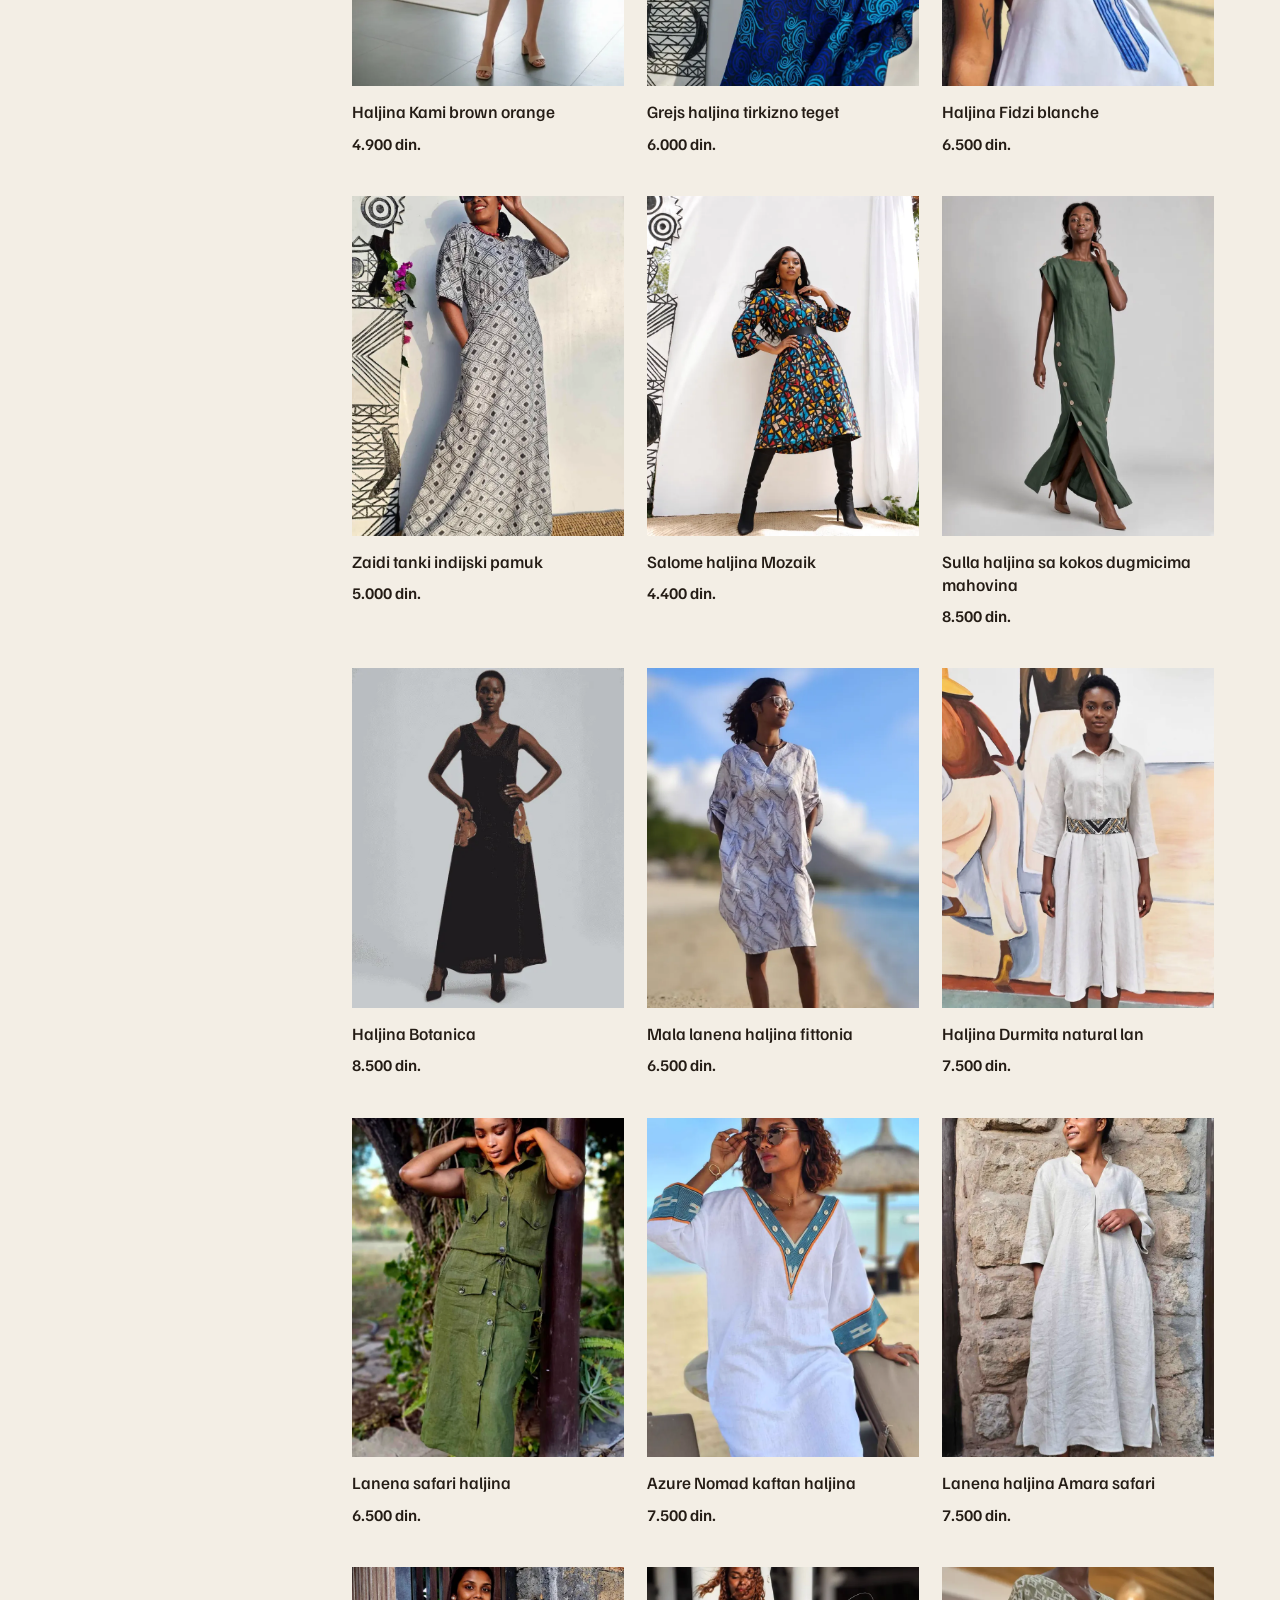
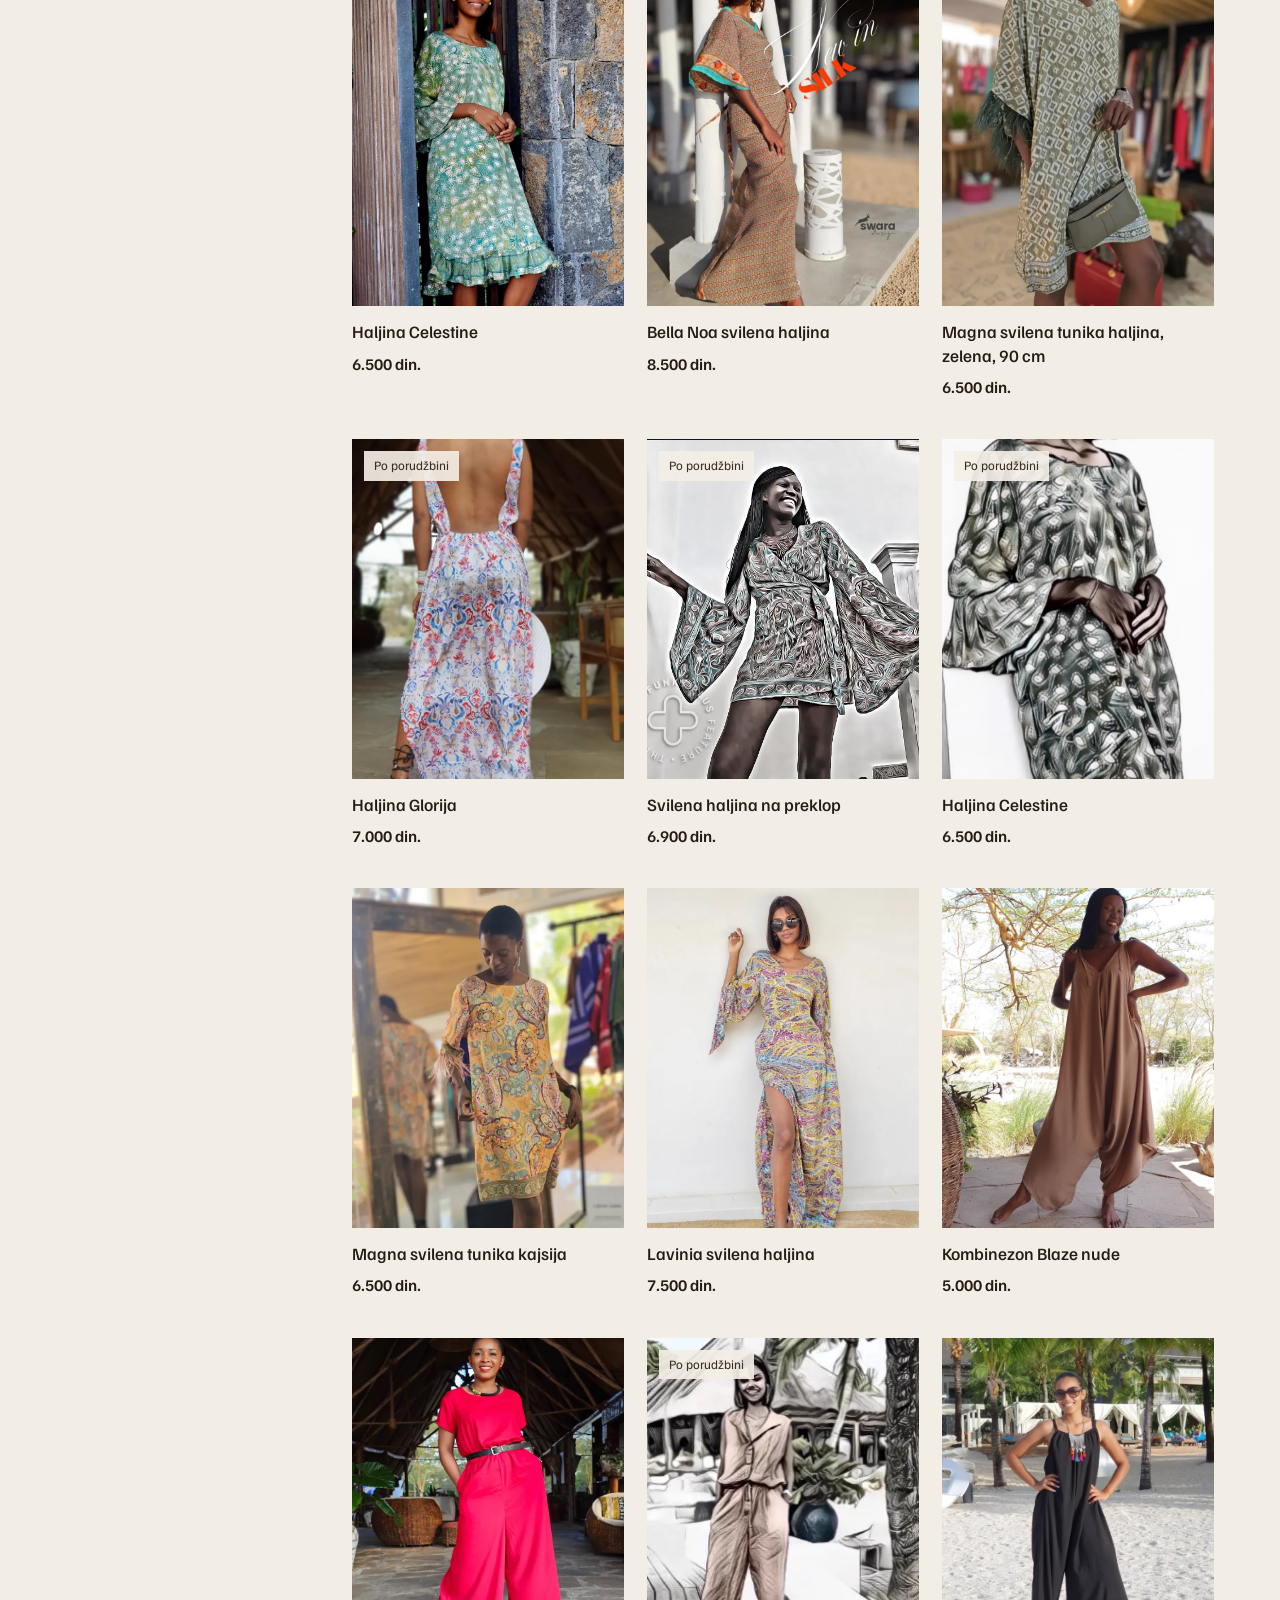
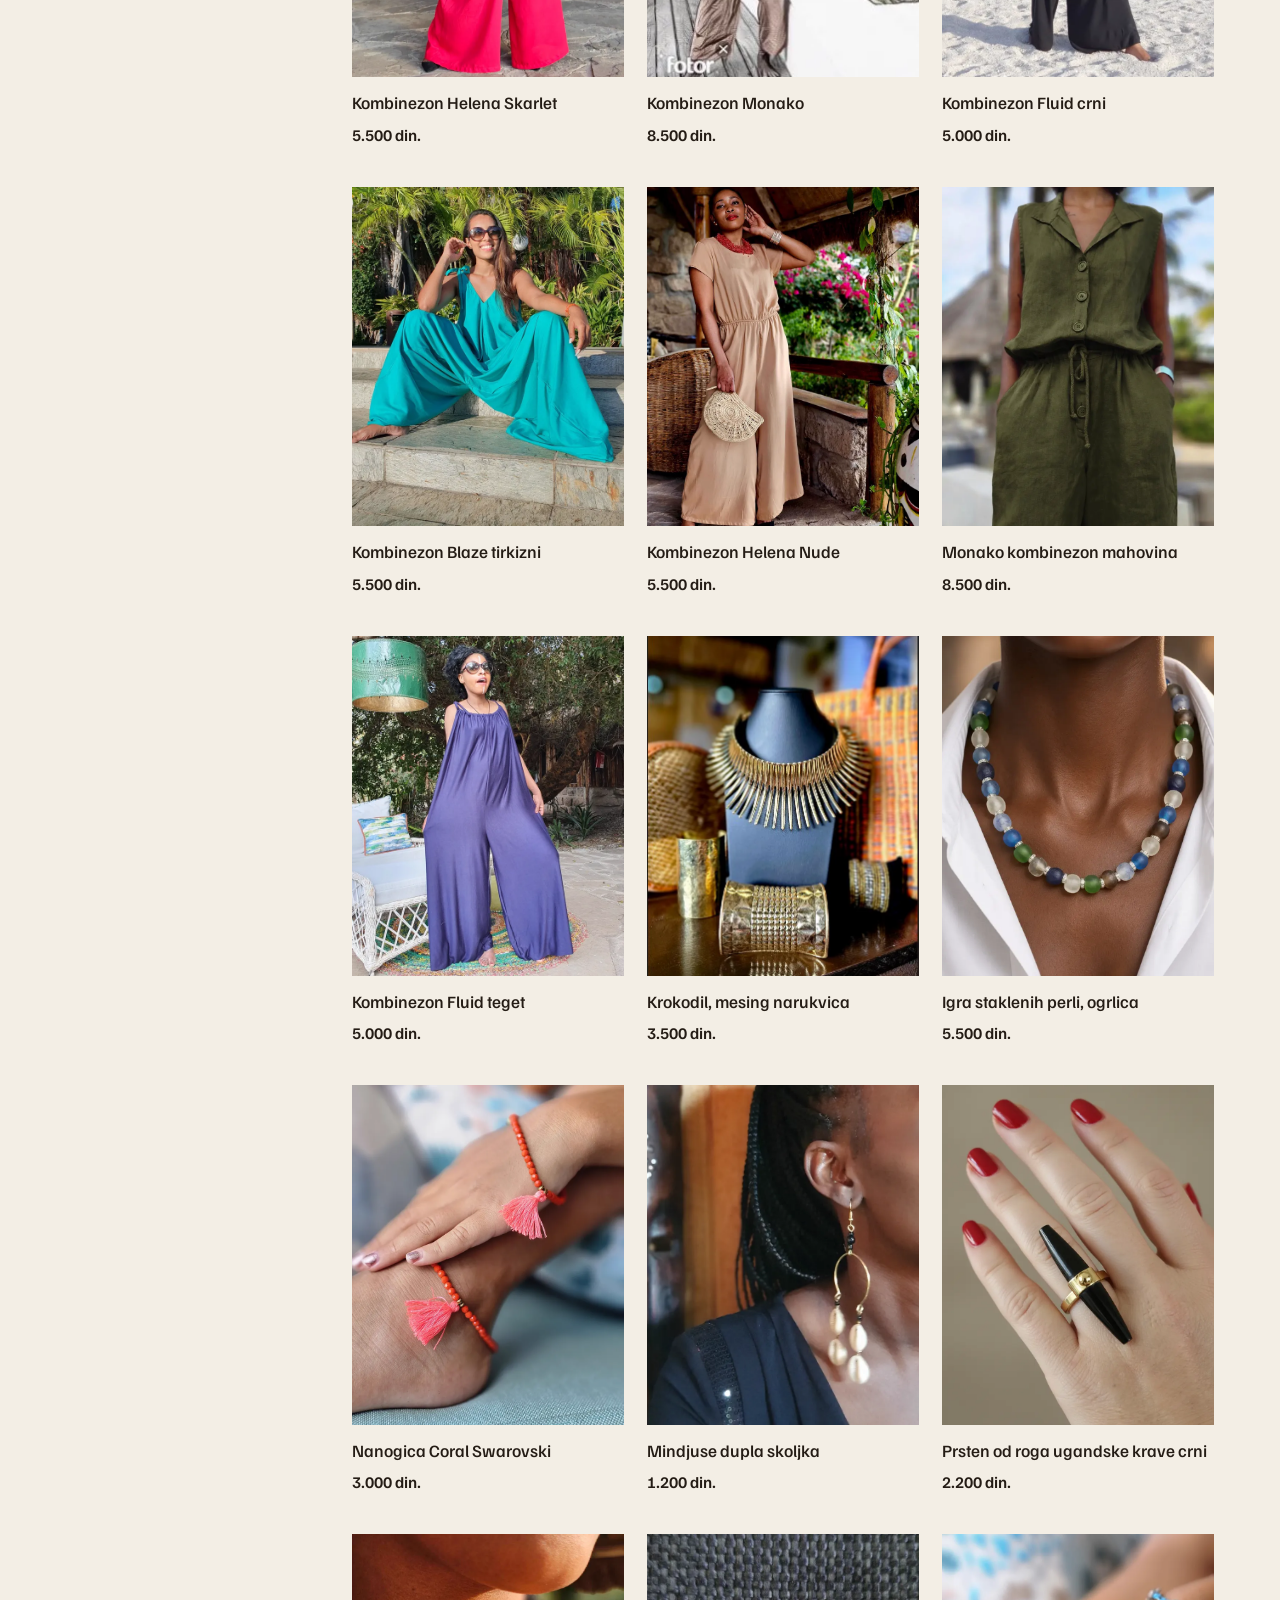
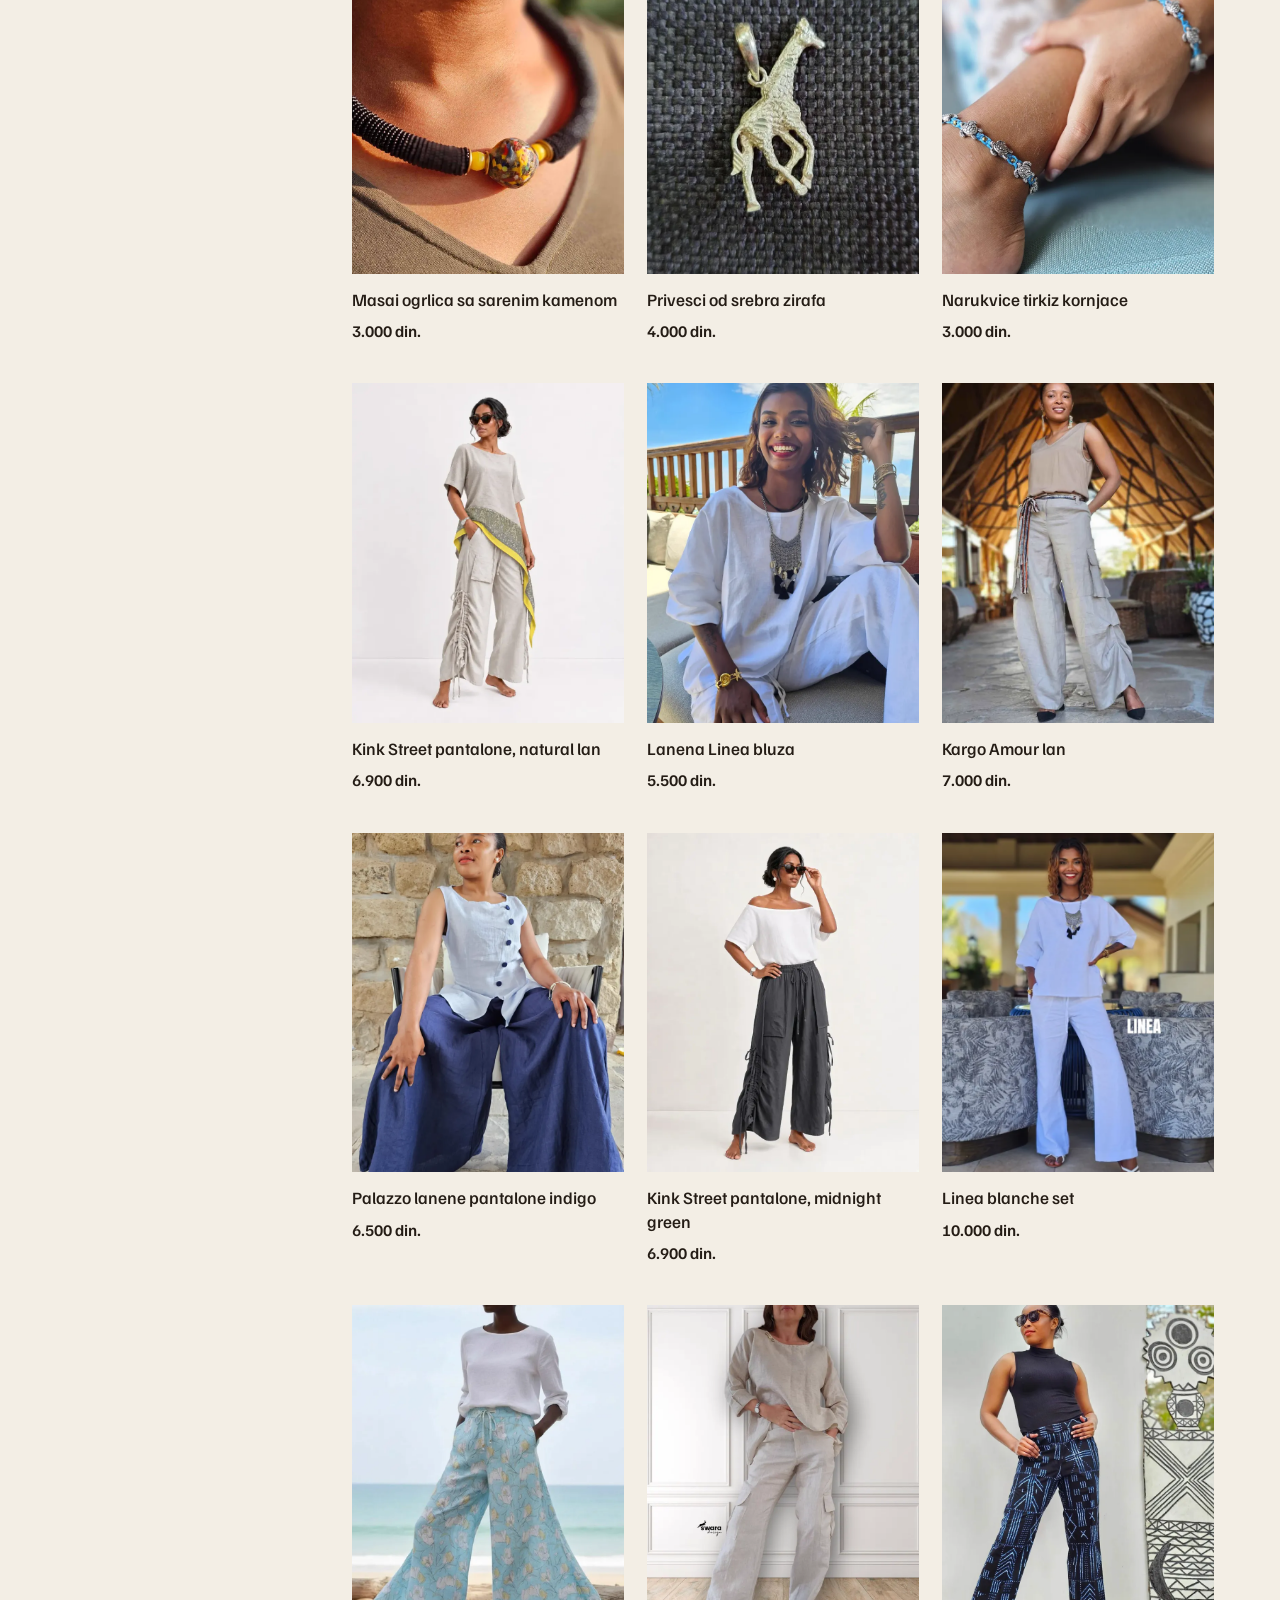
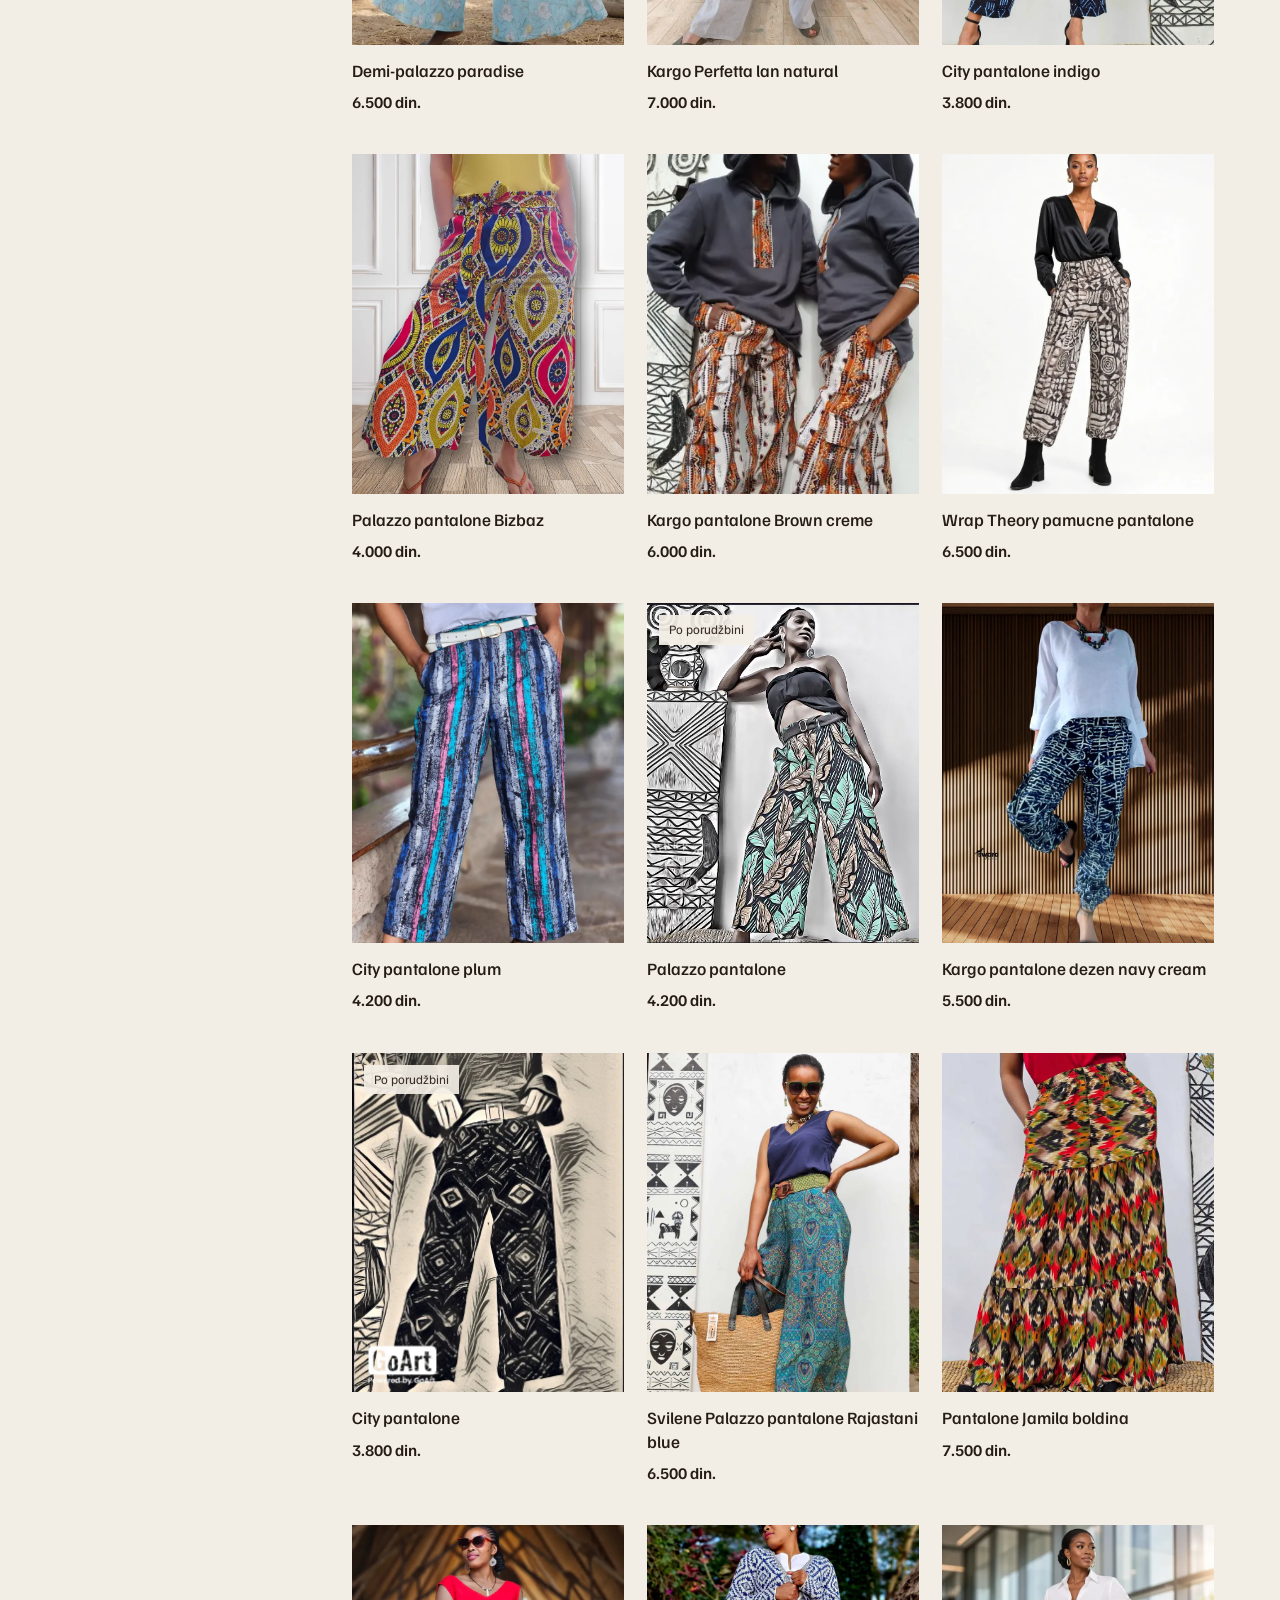
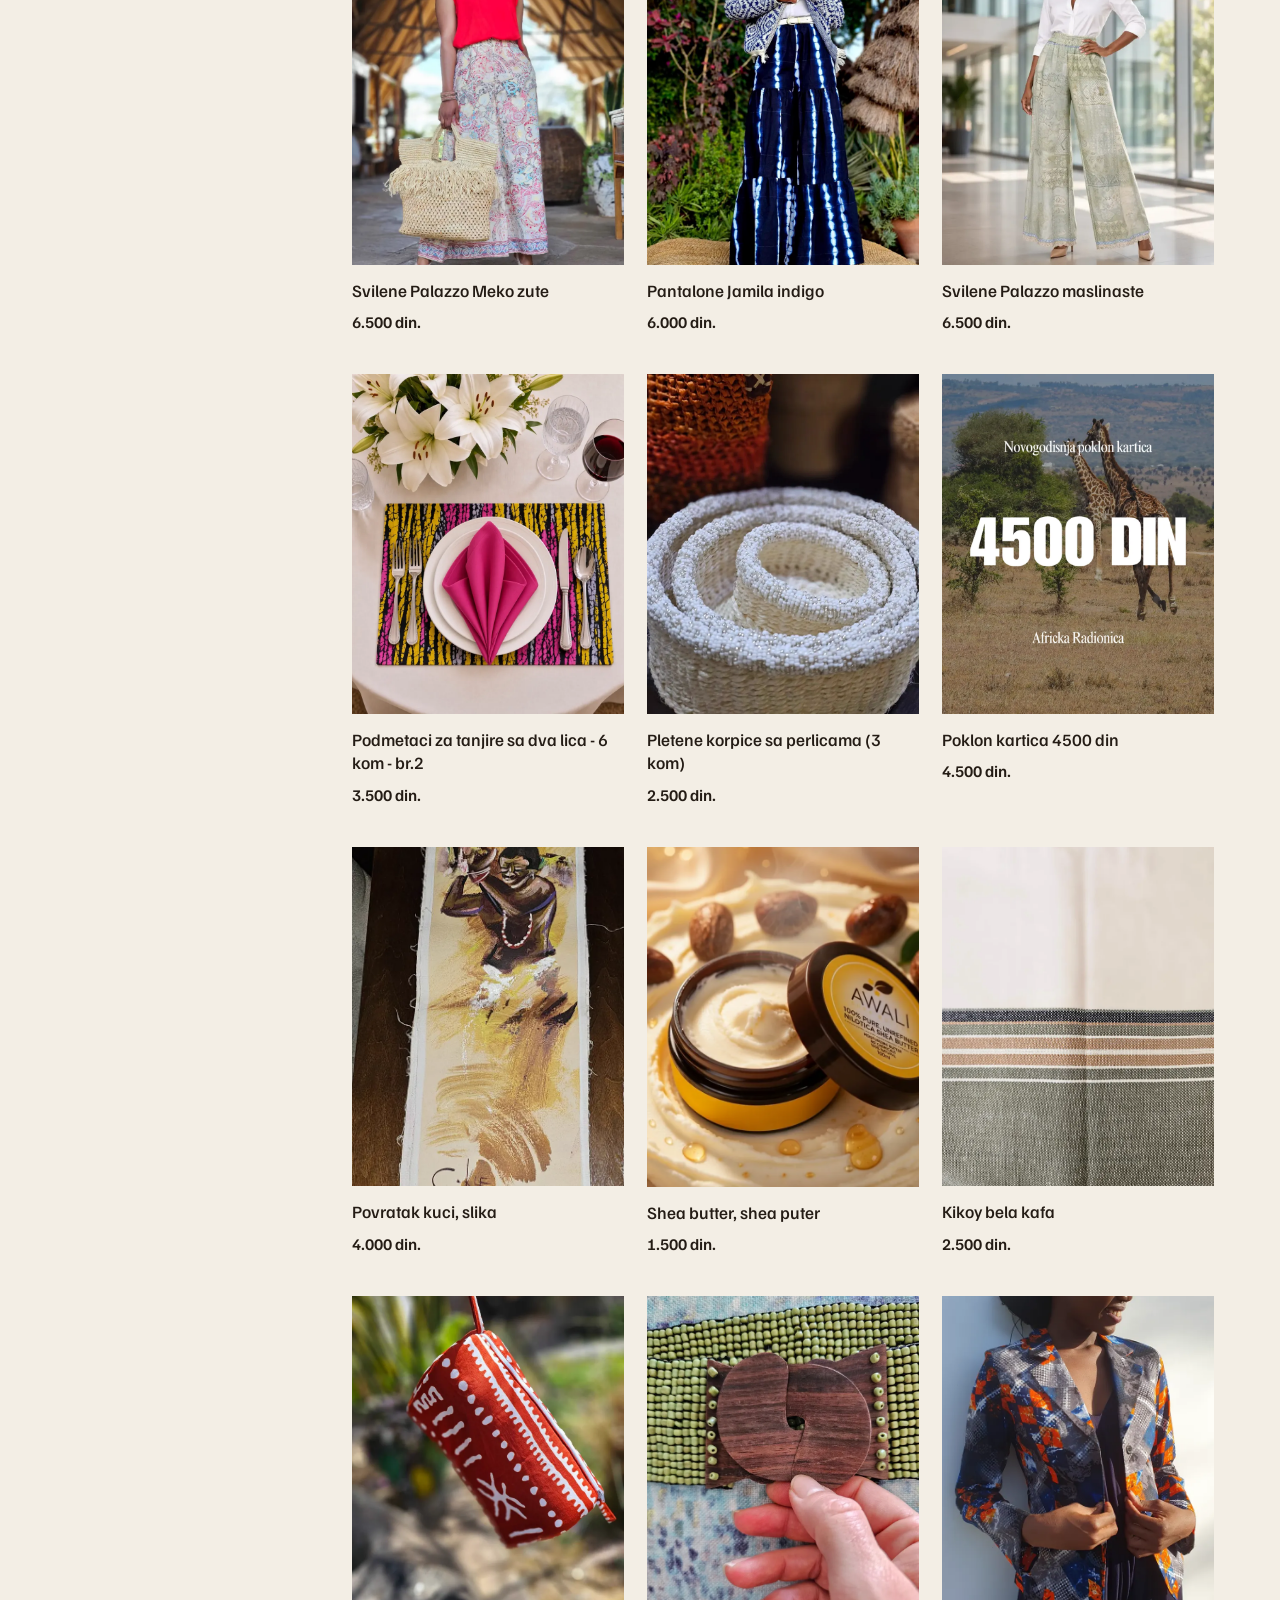
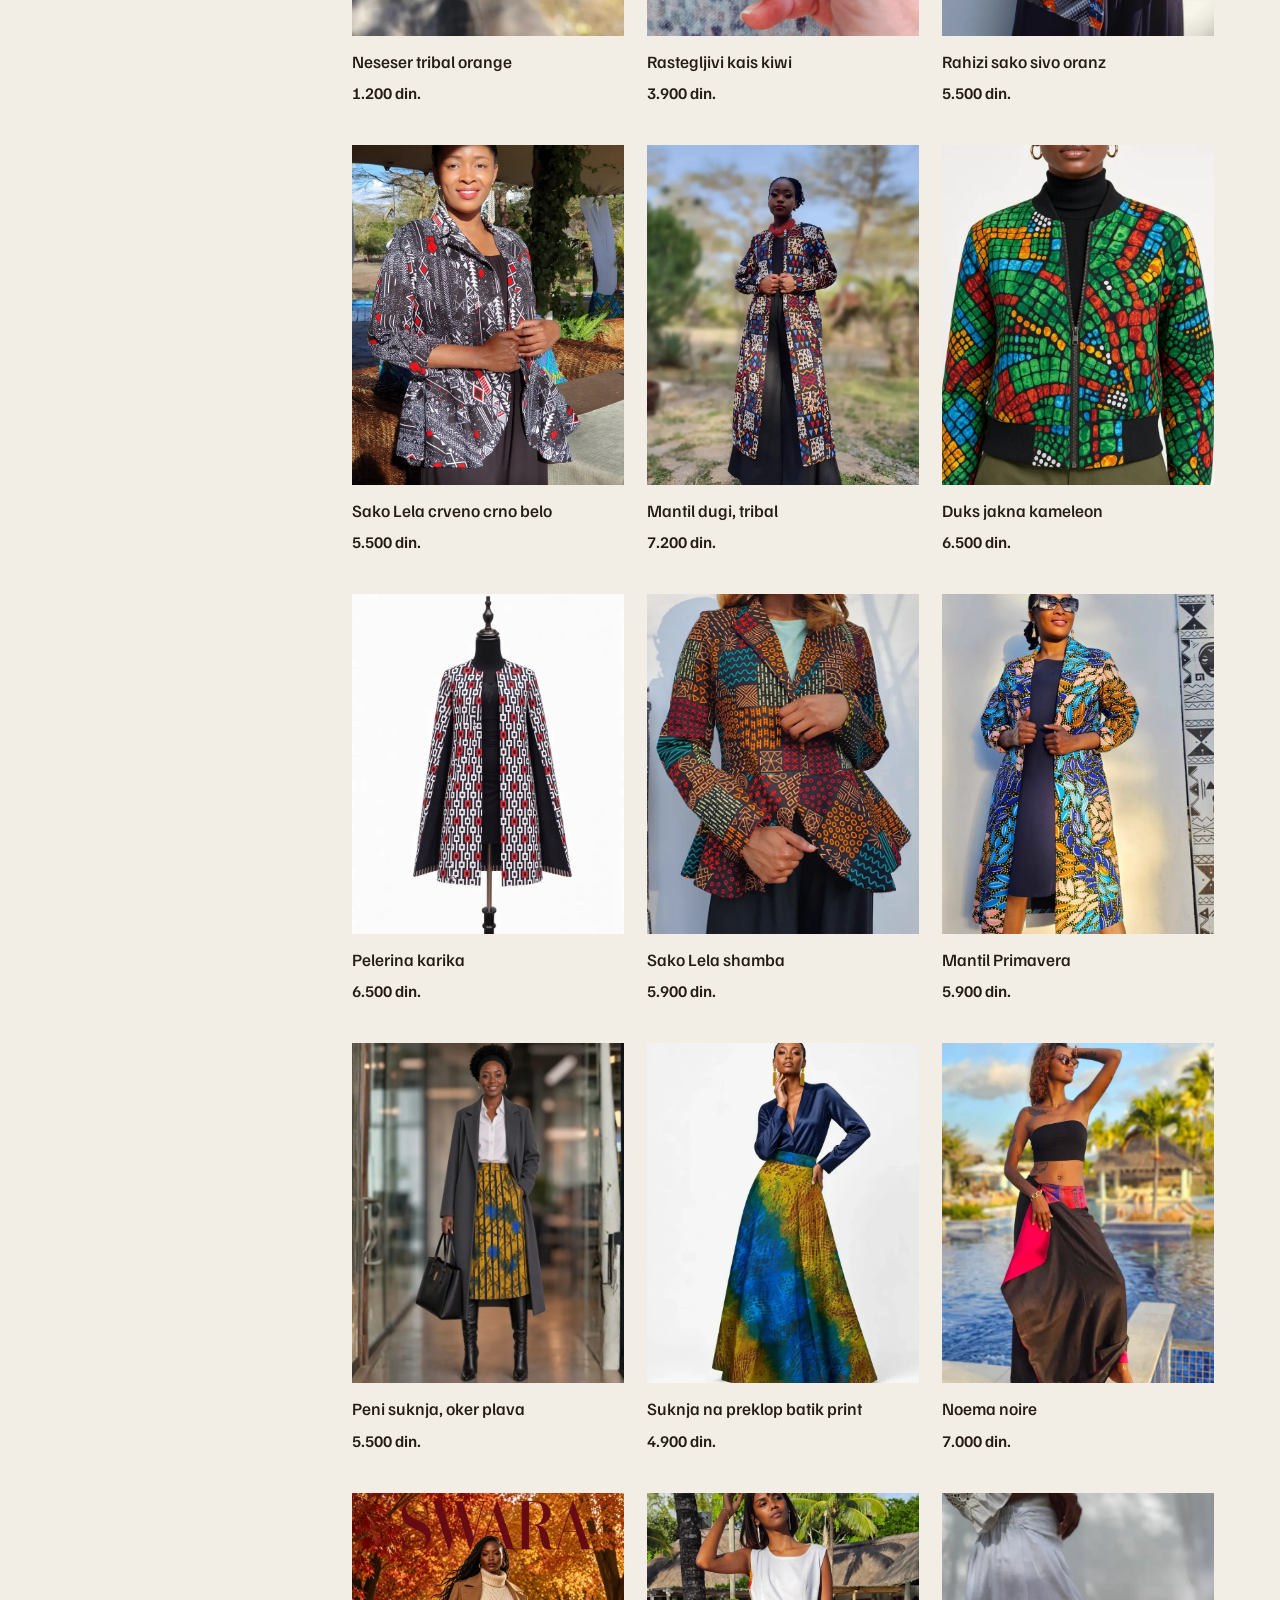
<file: kategorija.html>
<!doctype html>
<html lang="sr-Latn">
<head>
<meta charset="utf-8">
<meta name="viewport" content="width=device-width, initial-scale=1">
<title>Kolekcija | Afrička Radionica</title>
<meta name="description" content="Odeća, nakit i dodaci Afričke Radionice, ručno rađeni u ateljeu u kenijskoj savani. Po meri ili prema tabeli veličina.">
<!-- Mockup: ukloniti noindex pri puštanju -->
<meta name="robots" content="noindex, nofollow">
<meta property="og:title" content="Kolekcija | Afrička Radionica">
<meta property="og:description" content="Odeća, nakit i dodaci Afričke Radionice, ručno rađeni u ateljeu u kenijskoj savani. Po meri ili prema tabeli veličina.">
<meta property="og:type" content="website">
<meta property="og:site_name" content="Afrička Radionica">
<meta name="theme-color" content="#f3eee5">
<link rel="preconnect" href="https://fonts.googleapis.com">
<link rel="preconnect" href="https://fonts.gstatic.com" crossorigin>
<link rel="stylesheet" href="https://fonts.googleapis.com/css2?family=Bodoni+Moda:ital,opsz,wght@0,6..96,400;0,6..96,500;1,6..96,400&family=Familjen+Grotesk:wght@400;500&display=swap">
<script>document.documentElement.classList.add('js')</script>
<link rel="stylesheet" href="css/site.css?v=28fdc37f">
<script src="js/katalog.js?v=28fdc37f" defer></script>
<script src="js/site.js?v=28fdc37f" defer></script>
</head>
<body class="">
<a class="skip" href="#main">Preskoči na sadržaj</a>
<header class="hdr">
  <div class="hdr-in">
    <button class="menu-btn" type="button" aria-expanded="false" aria-controls="meni"><span aria-hidden="true"></span><span class="mb-t">Meni</span></button>
    <div class="util">
      <form class="srch" action="kategorija.html" role="search"><label class="sr" for="q-d">Pretraga</label><input id="q-d" name="q" type="search" placeholder="Pretraga" autocomplete="off"><button type="submit">Traži</button></form>
      <a href="atelje.html" class="t-link">Atelje</a>
    </div>
    <a class="mark" href="index.html" aria-label="Afrička Radionica, početna">Afrička <i>Radionica</i></a>
    <div class="tools">
      <a href="kontakt.html" class="t-link">Kontakt</a>
      <a href="korpa.html" class="bag">Korpa <span class="bag-n">0</span></a>
    </div>
  </div>
  <div class="m-row">
    <form class="srch" action="kategorija.html" role="search"><label class="sr" for="q-m">Pretraga</label><input id="q-m" name="q" type="search" placeholder="Pretraga, npr. haljina" autocomplete="off"><button type="submit">Traži</button></form>
    <a href="kontakt.html" class="m-kontakt">Kontakt</a>
  </div>
  <nav id="meni" class="cats" aria-label="Kategorije">
    <ul class="cats-main">
      <li><a href="kategorija.html?k=poslednji-komadi">Poslednji komadi</a></li>
      <li class="grp">
        <button type="button" class="grp-btn" aria-expanded="false" aria-controls="g-odeca">Odeća</button>
        <div class="mega" id="g-odeca">
          <div class="mega-in">
            <div><p class="mega-h">Haljine</p><ul><li><a href="kategorija.html?k=haljine">Sve haljine</a></li><li><a href="kategorija.html?k=haljine-pamucne">Pamučne</a></li><li><a href="kategorija.html?k=haljine-lanene">Lanene</a></li><li><a href="kategorija.html?k=haljine-svilene">Svilene</a></li></ul></div>
            <div><p class="mega-h">Pantalone</p><ul><li><a href="kategorija.html?k=pantalone">Sve pantalone</a></li><li><a href="kategorija.html?k=pantalone-lanene">Lanene</a></li><li><a href="kategorija.html?k=pantalone-pamucne">Pamučne</a></li><li><a href="kategorija.html?k=pantalone-svilene">Svilene</a></li></ul></div>
            <div><p class="mega-h">Ostala odeća</p><ul><li><a href="kategorija.html?k=bluze-tunike-kardigani">Bluze, tunike i kardigani</a></li><li><a href="kategorija.html?k=suknje">Suknje</a></li><li><a href="kategorija.html?k=kombinezoni">Kombinezoni</a></li><li><a href="kategorija.html?k=sakoi-mantili">Sakoi i mantili</a></li></ul></div>
          </div>
        </div>
      </li>
      <li><a href="kategorija.html?k=swara-man">Swara man</a></li>
      <li class="grp">
        <button type="button" class="grp-btn" aria-expanded="false" aria-controls="g-dodaci">Nakit i dodaci</button>
        <div class="mega" id="g-dodaci">
          <div class="mega-in mega-1">
            <div><ul><li><a href="kategorija.html?k=nakit">Nakit</a></li><li><a href="kategorija.html?k=torbe-cegeri">Torbe i cegeri</a></li><li><a href="kategorija.html?k=obuca">Obuća</a></li></ul></div>
          </div>
        </div>
      </li>
      <li><a href="kategorija.html?k=tkanine">Tkanine</a></li>
      <li><a href="kategorija.html?k=poklon-ideje">Poklon ideje</a></li>
      <li><a href="https://www.africkaradionica.com/blog">Blog</a></li>
    </ul>
    <ul class="cats-mob">
      <li><a href="atelje.html">Atelje</a></li>
      <li><a href="kontakt.html#po-meri">Šivenje po meri</a></li>
      <li><a href="kontakt.html">Kontakt</a></li>
    </ul>
  </nav>
</header>
<main id="main">
<section class="phead">
  <div class="narrow">
    <p class="crumbs" id="k-crumbs"><a href="index.html">Početna</a> / <span>Kolekcija</span></p>
    <h1 id="k-naslov">Kolekcija</h1>
    <p id="k-opis">Svaki komad je ručno sečen i šiven u našem ateljeu u Keniji.</p>
  </div>
</section>

<section class="sec-s" style="padding-top:0">
  <div class="wrap">
    <nav class="chips" id="k-chips" aria-label="Kategorije"></nav>
    <div class="shop">
      <aside class="filters" id="filteri" aria-label="Filteri">
        <div class="f-head"><h2>Filteri</h2><button type="button" class="f-close" aria-label="Zatvori filtere">Zatvori</button></div>
        <form id="f-form">
          <fieldset class="fg" id="fg-vel"><legend>Veličina</legend><div class="fg-list chips-v"></div></fieldset>
          <fieldset class="fg"><legend>Dostupnost</legend><div class="fg-list" data-name="d"></div></fieldset>
          <fieldset class="fg fg-price"><legend>Cena</legend>
            <div class="price-in"><label><span>Od</span><input type="number" id="c-min" inputmode="numeric" min="0" placeholder="0"></label><label><span>Do</span><input type="number" id="c-max" inputmode="numeric" min="0" placeholder="55.000"></label><span class="cur">din.</span></div>
          </fieldset>
          <details class="more-f" id="more-f"><summary>Još filtera</summary>
            <fieldset class="fg" id="fg-model"><legend>Model</legend><div class="fg-list"></div></fieldset>
            <div id="fg-atr"></div>
          </details>
        </form>
        <div class="f-foot"><button type="button" class="btn btn-ghost" id="f-reset">Poništi filtere</button><button type="button" class="btn f-show" id="f-show">Prikaži</button></div>
      </aside>
      <div class="shop-main">
        <div class="toolbar">
          <button type="button" class="f-open" aria-controls="filteri" aria-expanded="false">Filteri <span id="f-count"></span></button>
          <p class="t-count" id="t-count" aria-live="polite"></p>
          <label class="sort"><span>Sortiraj</span>
            <select id="f-sort"><option value="">Preporučeno</option><option value="cena-r">Cena: od najniže</option><option value="cena-o">Cena: od najviše</option><option value="naziv">Naziv A–Š</option></select>
          </label>
        </div>
        <div class="active-f" id="active-f"></div>
        <div class="grid grid-3" id="k-grid"></div>
      </div>
    </div>
    <p class="empty" id="k-prazno" hidden>Nema proizvoda za izabrane filtere u ovom pregledu. Na pravom sajtu filter radi nad svim proizvodima iz Odoo prodavnice.</p>
    <p class="tbc" style="font-size:.88rem;padding:10px 12px;margin-top:30px">Pregled: prikazan je samo izbor proizvoda. Modeli u filteru su prave podkategorije sa sadašnjeg sajta; na novom sajtu filter bi prikazivao sve proizvode iz Odoo-a.</p>
    <noscript><p class="empty">Za prikaz proizvoda uključite JavaScript.</p></noscript>
  </div>
</section>
</main>
<footer class="ftr">
  <div class="wrap ftr-top">
    <div class="ftr-brand">
      <p class="mark mark-lg">Afrička <i>Radionica</i></p>
      <p>Ručno sečena i šivena odeća iz ateljea u kenijskoj savani. Deo Swara Design tima.</p>
    </div>
    <form class="news" onsubmit="event.preventDefault();this.querySelector('.news-ok').hidden=false">
      <label for="n-email">Prvi saznajte za nove kreacije, sniženja i showroom</label>
      <div class="news-row">
        <input id="n-email" type="email" name="email" autocomplete="email" placeholder="Vaša email adresa" required>
        <button type="submit">Prijavi me</button>
      </div>
      <p class="news-ok" hidden>Hvala. Ovo je pregled novog sajta, pa prijava još nije povezana.</p>
    </form>
  </div>
  <div class="wrap ftr-cols">
    <div><h2>Kupovina</h2><p><a href="kategorija.html?k=poslednji-komadi">Poslednji komadi</a><br><a href="kategorija.html?k=haljine-pamucne">Haljine</a><br><a href="kategorija.html?k=swara-man">Swara man</a><br><a href="kategorija.html?k=nakit">Nakit</a><br><a href="kategorija.html?k=poklon-ideje">Poklon ideje</a></p></div>
    <div><h2>Kuća</h2><p><a href="atelje.html">Atelje</a><br><a href="kontakt.html#po-meri">Šivenje po meri</a><br><a href="kontakt.html">Kontakt</a></p></div>
    <div><h2>Pomoć</h2><p><a href="https://www.africkaradionica.com/shipping-policy">Dostava</a><br><a href="https://www.africkaradionica.com/refund-policy">Povrat</a><br><a href="https://www.africkaradionica.com/terms-of-service">Uslovi kupovine</a><br><a href="#">Moj nalog (prijava)</a></p></div>
    <div><h2>Pratite nas</h2><p><a href="https://www.instagram.com/africka.radionica/" target="_blank" rel="noopener">Instagram</a><br><a href="https://www.facebook.com/moja.africka.radionica" target="_blank" rel="noopener">Facebook</a><br><a href="mailto:shop@africkaradionica.com">shop@africkaradionica.com</a></p></div>
  </div>
  <div class="wrap ftr-legal"><p>© 2026 Afrička Radionica</p><p>16% od svake prodaje ide za zaštitu divljih životinja u savani.</p></div>
</footer>
</body>
</html>
</file>
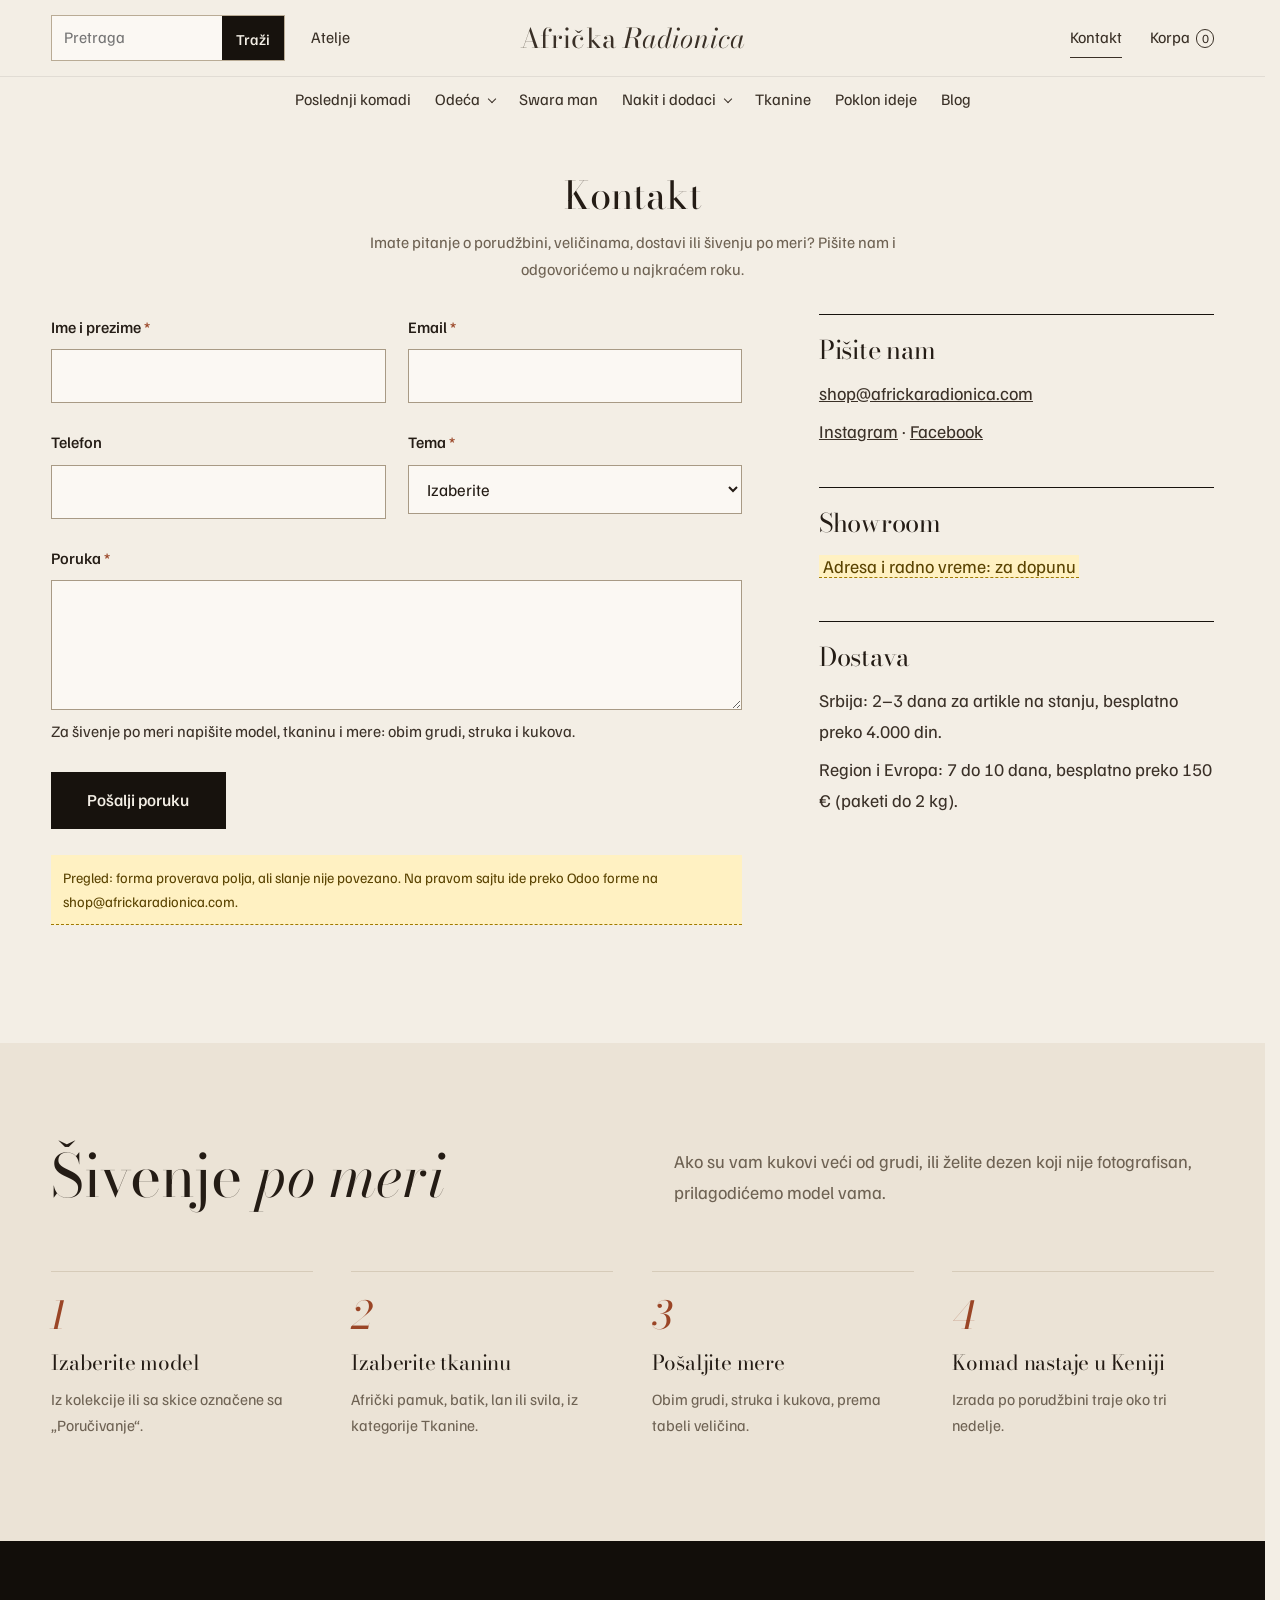
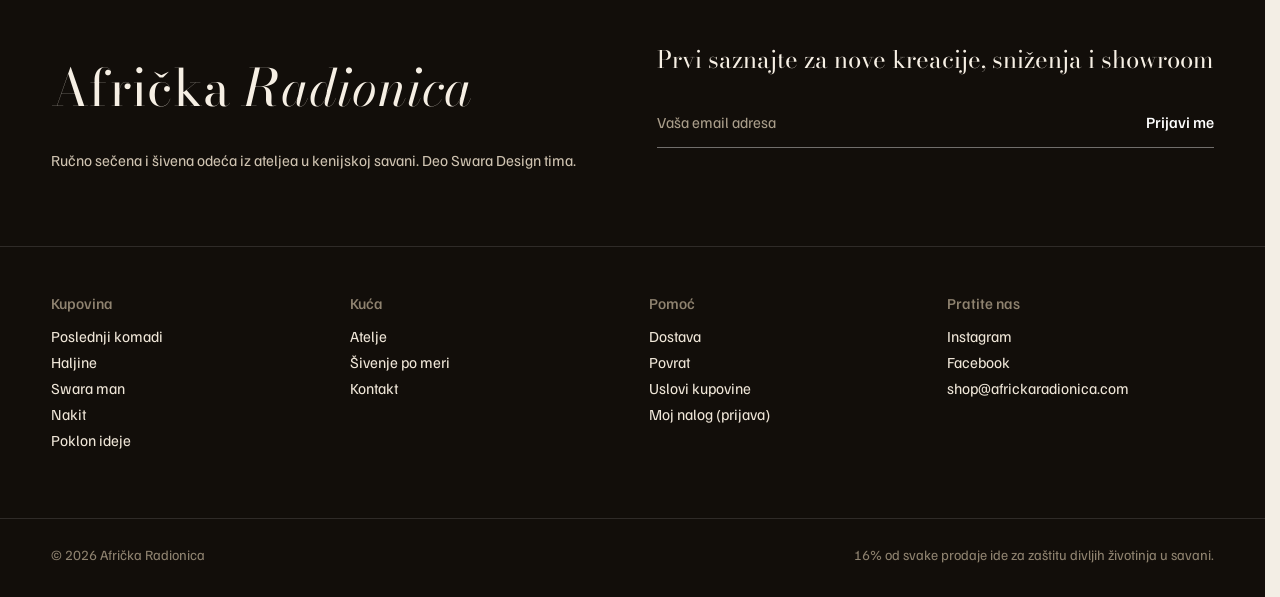
<file: kontakt.html>
<!doctype html>
<html lang="sr-Latn">
<head>
<meta charset="utf-8">
<meta name="viewport" content="width=device-width, initial-scale=1">
<title>Kontakt i šivenje po meri | Afrička Radionica</title>
<meta name="description" content="Pitanja o porudžbini, veličinama, dostavi ili šivenju po meri. Pišite nam na shop@africkaradionica.com.">
<!-- Mockup: ukloniti noindex pri puštanju -->
<meta name="robots" content="noindex, nofollow">
<meta property="og:title" content="Kontakt i šivenje po meri | Afrička Radionica">
<meta property="og:description" content="Pitanja o porudžbini, veličinama, dostavi ili šivenju po meri. Pišite nam na shop@africkaradionica.com.">
<meta property="og:type" content="website">
<meta property="og:site_name" content="Afrička Radionica">
<meta name="theme-color" content="#f3eee5">
<link rel="preconnect" href="https://fonts.googleapis.com">
<link rel="preconnect" href="https://fonts.gstatic.com" crossorigin>
<link rel="stylesheet" href="https://fonts.googleapis.com/css2?family=Bodoni+Moda:ital,opsz,wght@0,6..96,400;0,6..96,500;1,6..96,400&family=Familjen+Grotesk:wght@400;500&display=swap">
<script>document.documentElement.classList.add('js')</script>
<link rel="stylesheet" href="css/site.css?v=28fdc37f">
<script src="js/katalog.js?v=28fdc37f" defer></script>
<script src="js/site.js?v=28fdc37f" defer></script>
</head>
<body class="">
<a class="skip" href="#main">Preskoči na sadržaj</a>
<header class="hdr">
  <div class="hdr-in">
    <button class="menu-btn" type="button" aria-expanded="false" aria-controls="meni"><span aria-hidden="true"></span><span class="mb-t">Meni</span></button>
    <div class="util">
      <form class="srch" action="kategorija.html" role="search"><label class="sr" for="q-d">Pretraga</label><input id="q-d" name="q" type="search" placeholder="Pretraga" autocomplete="off"><button type="submit">Traži</button></form>
      <a href="atelje.html" class="t-link">Atelje</a>
    </div>
    <a class="mark" href="index.html" aria-label="Afrička Radionica, početna">Afrička <i>Radionica</i></a>
    <div class="tools">
      <a href="kontakt.html" class="t-link" aria-current="page">Kontakt</a>
      <a href="korpa.html" class="bag">Korpa <span class="bag-n">0</span></a>
    </div>
  </div>
  <div class="m-row">
    <form class="srch" action="kategorija.html" role="search"><label class="sr" for="q-m">Pretraga</label><input id="q-m" name="q" type="search" placeholder="Pretraga, npr. haljina" autocomplete="off"><button type="submit">Traži</button></form>
    <a href="kontakt.html" class="m-kontakt">Kontakt</a>
  </div>
  <nav id="meni" class="cats" aria-label="Kategorije">
    <ul class="cats-main">
      <li><a href="kategorija.html?k=poslednji-komadi">Poslednji komadi</a></li>
      <li class="grp">
        <button type="button" class="grp-btn" aria-expanded="false" aria-controls="g-odeca">Odeća</button>
        <div class="mega" id="g-odeca">
          <div class="mega-in">
            <div><p class="mega-h">Haljine</p><ul><li><a href="kategorija.html?k=haljine">Sve haljine</a></li><li><a href="kategorija.html?k=haljine-pamucne">Pamučne</a></li><li><a href="kategorija.html?k=haljine-lanene">Lanene</a></li><li><a href="kategorija.html?k=haljine-svilene">Svilene</a></li></ul></div>
            <div><p class="mega-h">Pantalone</p><ul><li><a href="kategorija.html?k=pantalone">Sve pantalone</a></li><li><a href="kategorija.html?k=pantalone-lanene">Lanene</a></li><li><a href="kategorija.html?k=pantalone-pamucne">Pamučne</a></li><li><a href="kategorija.html?k=pantalone-svilene">Svilene</a></li></ul></div>
            <div><p class="mega-h">Ostala odeća</p><ul><li><a href="kategorija.html?k=bluze-tunike-kardigani">Bluze, tunike i kardigani</a></li><li><a href="kategorija.html?k=suknje">Suknje</a></li><li><a href="kategorija.html?k=kombinezoni">Kombinezoni</a></li><li><a href="kategorija.html?k=sakoi-mantili">Sakoi i mantili</a></li></ul></div>
          </div>
        </div>
      </li>
      <li><a href="kategorija.html?k=swara-man">Swara man</a></li>
      <li class="grp">
        <button type="button" class="grp-btn" aria-expanded="false" aria-controls="g-dodaci">Nakit i dodaci</button>
        <div class="mega" id="g-dodaci">
          <div class="mega-in mega-1">
            <div><ul><li><a href="kategorija.html?k=nakit">Nakit</a></li><li><a href="kategorija.html?k=torbe-cegeri">Torbe i cegeri</a></li><li><a href="kategorija.html?k=obuca">Obuća</a></li></ul></div>
          </div>
        </div>
      </li>
      <li><a href="kategorija.html?k=tkanine">Tkanine</a></li>
      <li><a href="kategorija.html?k=poklon-ideje">Poklon ideje</a></li>
      <li><a href="https://www.africkaradionica.com/blog">Blog</a></li>
    </ul>
    <ul class="cats-mob">
      <li><a href="atelje.html">Atelje</a></li>
      <li><a href="kontakt.html#po-meri">Šivenje po meri</a></li>
      <li><a href="kontakt.html">Kontakt</a></li>
    </ul>
  </nav>
</header>
<main id="main">
<section class="phead">
  <div class="narrow">
    <h1 class="rv">Kontakt</h1>
    <p class="rv">Imate pitanje o porudžbini, veličinama, dostavi ili šivenju po meri? Pišite nam i odgovorićemo u najkraćem roku.</p>
  </div>
</section>

<section class="sec-s" style="padding-top:0" id="po-meri">
  <div class="wrap contact">
    <form id="kontakt-forma" class="form rv" novalidate>
      <div class="f">
        <label for="f-ime">Ime i prezime <span class="req" aria-hidden="true">*</span></label>
        <input id="f-ime" name="ime" autocomplete="name" required aria-describedby="e-ime">
        <p class="err" id="e-ime" aria-live="polite"></p>
      </div>
      <div class="f">
        <label for="f-email">Email <span class="req" aria-hidden="true">*</span></label>
        <input id="f-email" name="email" type="email" autocomplete="email" required aria-describedby="e-email">
        <p class="err" id="e-email" aria-live="polite"></p>
      </div>
      <div class="f">
        <label for="f-tel">Telefon</label>
        <input id="f-tel" name="telefon" type="tel" autocomplete="tel">
      </div>
      <div class="f">
        <label for="f-tema">Tema <span class="req" aria-hidden="true">*</span></label>
        <select id="f-tema" name="tema" required aria-describedby="e-tema">
          <option value="">Izaberite</option>
          <option value="po-meri">Šivenje po meri</option>
          <option value="porudzbina">Porudžbina</option>
          <option value="velicine">Veličine</option>
          <option value="dostava">Dostava i povrat</option>
          <option value="showroom">Showroom</option>
          <option value="drugo">Drugo</option>
        </select>
        <p class="err" id="e-tema" aria-live="polite"></p>
      </div>
      <div class="f f-wide">
        <label for="f-poruka">Poruka <span class="req" aria-hidden="true">*</span></label>
        <textarea id="f-poruka" name="poruka" required aria-describedby="h-poruka e-poruka"></textarea>
        <p class="note" id="h-poruka" style="margin:0">Za šivenje po meri napišite model, tkaninu i mere: obim grudi, struka i kukova.</p>
        <p class="err" id="e-poruka" aria-live="polite"></p>
      </div>
      <div id="status" class="status" role="status" tabindex="-1" hidden></div>
      <div class="f-wide"><button class="btn" type="submit">Pošalji poruku</button></div>
      <p class="f-wide tbc" style="font-size:.9rem;padding:10px 12px">Pregled: forma proverava polja, ali slanje nije povezano. Na pravom sajtu ide preko Odoo forme na shop@africkaradionica.com.</p>
    </form>
    <aside class="rv" style="--d:.15s">
      <div class="aside-card"><h2>Pišite nam</h2><p><a href="mailto:shop@africkaradionica.com">shop@africkaradionica.com</a></p><p><a href="https://www.instagram.com/africka.radionica/" target="_blank" rel="noopener">Instagram</a> · <a href="https://www.facebook.com/moja.africka.radionica" target="_blank" rel="noopener">Facebook</a></p></div>
      <div class="aside-card"><h2>Showroom</h2><p><span class="tbc" title="Adresa i radno vreme showroom-a nisu na sadašnjem sajtu">Adresa i radno vreme: za dopunu</span></p></div>
      <div class="aside-card"><h2>Dostava</h2><p>Srbija: 2–3 dana za artikle na stanju, besplatno preko 4.000 din.</p><p>Region i Evropa: 7 do 10 dana, besplatno preko 150 € (paketi do 2 kg).</p></div>
    </aside>
  </div>
</section>

<section class="sec-s sandbg" id="kako-po-meri">
  <div class="wrap">
    <div class="head2 rv">
      <h2>Šivenje <i>po meri</i></h2>
      <p>Ako su vam kukovi veći od grudi, ili želite dezen koji nije fotografisan, prilagodićemo model vama.</p>
    </div>
    <ol class="steps steps-wrap">
      <li class="rv"><h3>Izaberite model</h3><p>Iz kolekcije ili sa skice označene sa „Poručivanje“.</p></li>
      <li class="rv" style="--d:.1s"><h3>Izaberite tkaninu</h3><p>Afrički pamuk, batik, lan ili svila, iz kategorije Tkanine.</p></li>
      <li class="rv" style="--d:.2s"><h3>Pošaljite mere</h3><p>Obim grudi, struka i kukova, prema tabeli veličina.</p></li>
      <li class="rv" style="--d:.3s"><h3>Komad nastaje u Keniji</h3><p>Izrada po porudžbini traje oko tri nedelje.</p></li>
    </ol>
  </div>
</section>
</main>
<footer class="ftr">
  <div class="wrap ftr-top">
    <div class="ftr-brand">
      <p class="mark mark-lg">Afrička <i>Radionica</i></p>
      <p>Ručno sečena i šivena odeća iz ateljea u kenijskoj savani. Deo Swara Design tima.</p>
    </div>
    <form class="news" onsubmit="event.preventDefault();this.querySelector('.news-ok').hidden=false">
      <label for="n-email">Prvi saznajte za nove kreacije, sniženja i showroom</label>
      <div class="news-row">
        <input id="n-email" type="email" name="email" autocomplete="email" placeholder="Vaša email adresa" required>
        <button type="submit">Prijavi me</button>
      </div>
      <p class="news-ok" hidden>Hvala. Ovo je pregled novog sajta, pa prijava još nije povezana.</p>
    </form>
  </div>
  <div class="wrap ftr-cols">
    <div><h2>Kupovina</h2><p><a href="kategorija.html?k=poslednji-komadi">Poslednji komadi</a><br><a href="kategorija.html?k=haljine-pamucne">Haljine</a><br><a href="kategorija.html?k=swara-man">Swara man</a><br><a href="kategorija.html?k=nakit">Nakit</a><br><a href="kategorija.html?k=poklon-ideje">Poklon ideje</a></p></div>
    <div><h2>Kuća</h2><p><a href="atelje.html">Atelje</a><br><a href="kontakt.html#po-meri">Šivenje po meri</a><br><a href="kontakt.html">Kontakt</a></p></div>
    <div><h2>Pomoć</h2><p><a href="https://www.africkaradionica.com/shipping-policy">Dostava</a><br><a href="https://www.africkaradionica.com/refund-policy">Povrat</a><br><a href="https://www.africkaradionica.com/terms-of-service">Uslovi kupovine</a><br><a href="#">Moj nalog (prijava)</a></p></div>
    <div><h2>Pratite nas</h2><p><a href="https://www.instagram.com/africka.radionica/" target="_blank" rel="noopener">Instagram</a><br><a href="https://www.facebook.com/moja.africka.radionica" target="_blank" rel="noopener">Facebook</a><br><a href="mailto:shop@africkaradionica.com">shop@africkaradionica.com</a></p></div>
  </div>
  <div class="wrap ftr-legal"><p>© 2026 Afrička Radionica</p><p>16% od svake prodaje ide za zaštitu divljih životinja u savani.</p></div>
</footer>
</body>
</html>
</file>
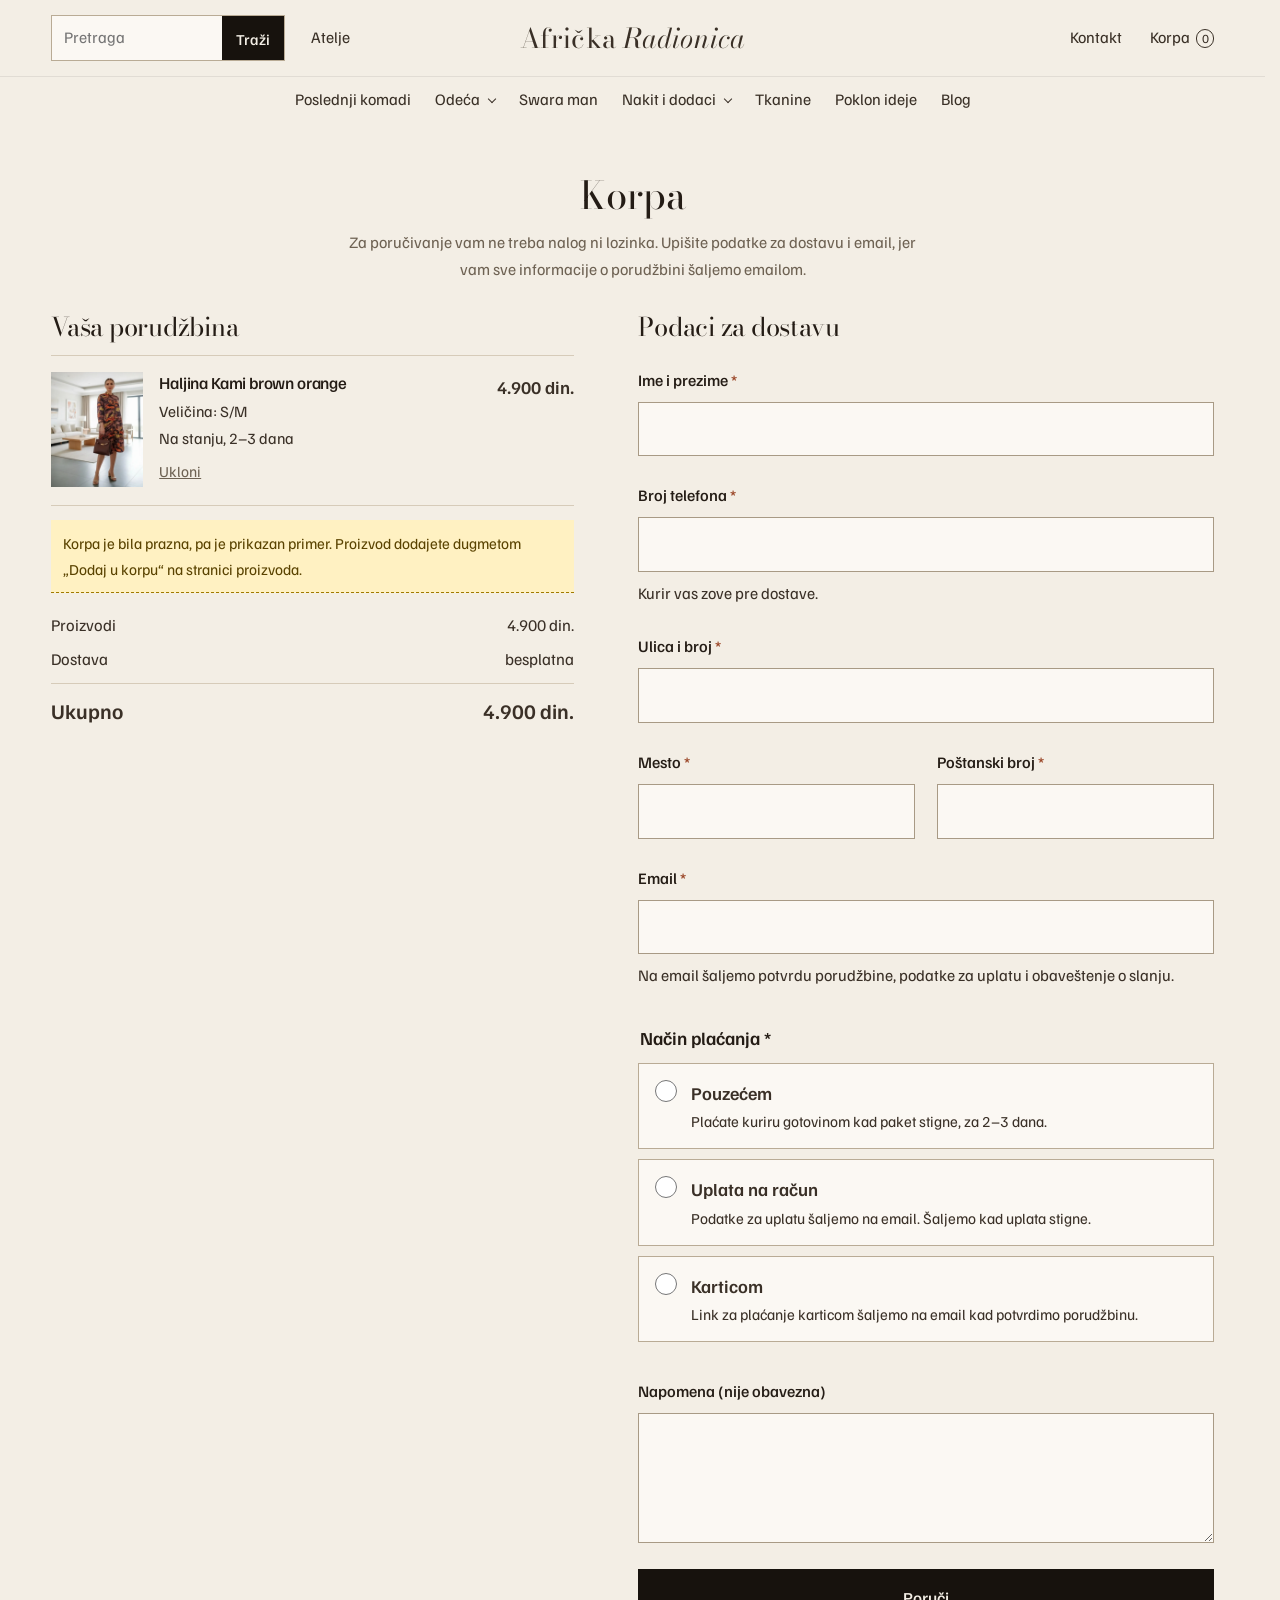
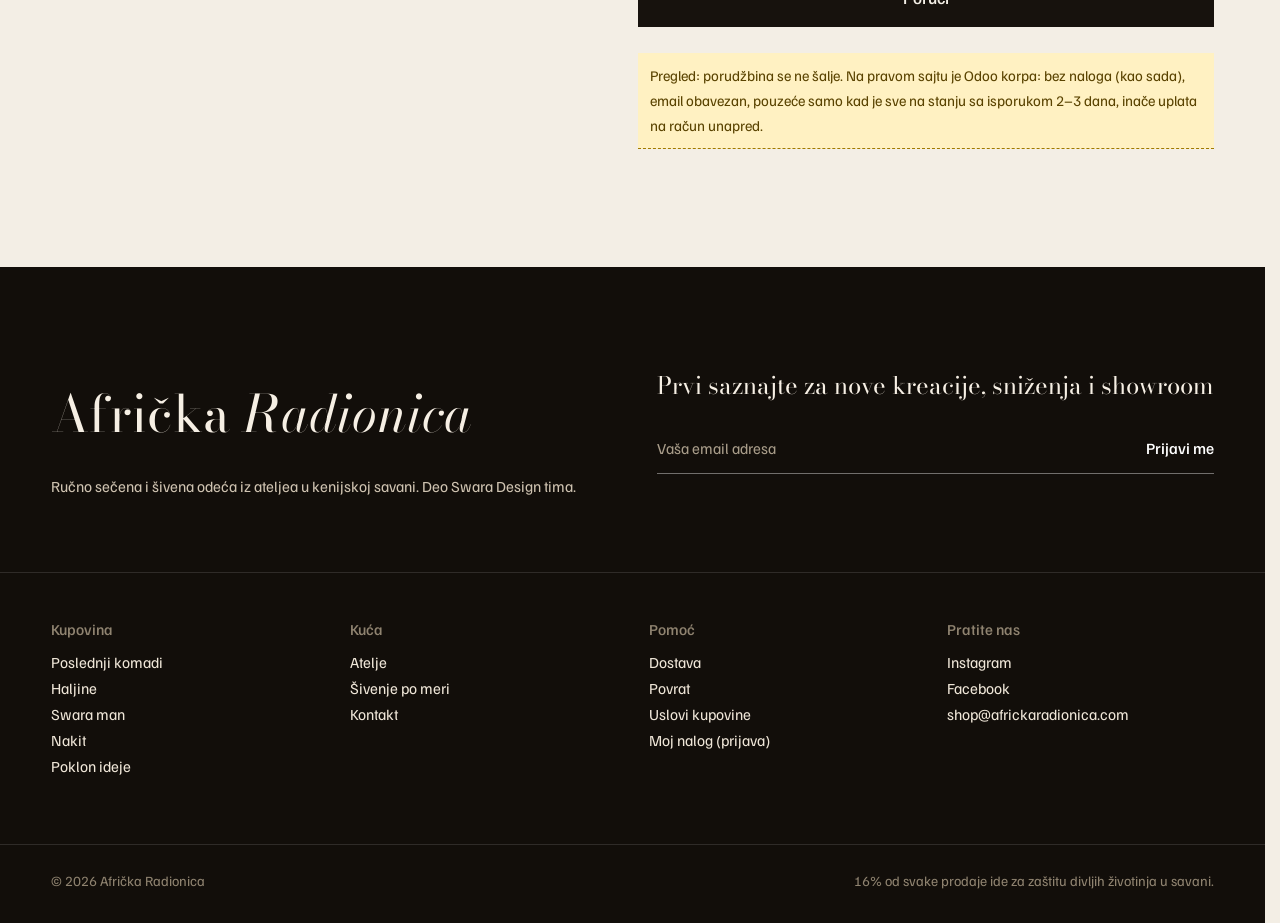
<file: korpa.html>
<!doctype html>
<html lang="sr-Latn">
<head>
<meta charset="utf-8">
<meta name="viewport" content="width=device-width, initial-scale=1">
<title>Korpa | Afrička Radionica</title>
<meta name="description" content="Poručivanje bez naloga i lozinke: podaci za dostavu i izbor načina plaćanja.">
<!-- Mockup: ukloniti noindex pri puštanju -->
<meta name="robots" content="noindex, nofollow">
<meta property="og:title" content="Korpa | Afrička Radionica">
<meta property="og:description" content="Poručivanje bez naloga i lozinke: podaci za dostavu i izbor načina plaćanja.">
<meta property="og:type" content="website">
<meta property="og:site_name" content="Afrička Radionica">
<meta name="theme-color" content="#f3eee5">
<link rel="preconnect" href="https://fonts.googleapis.com">
<link rel="preconnect" href="https://fonts.gstatic.com" crossorigin>
<link rel="stylesheet" href="https://fonts.googleapis.com/css2?family=Bodoni+Moda:ital,opsz,wght@0,6..96,400;0,6..96,500;1,6..96,400&family=Familjen+Grotesk:wght@400;500&display=swap">
<script>document.documentElement.classList.add('js')</script>
<link rel="stylesheet" href="css/site.css?v=28fdc37f">
<script src="js/katalog.js?v=28fdc37f" defer></script>
<script src="js/site.js?v=28fdc37f" defer></script>
</head>
<body class="">
<a class="skip" href="#main">Preskoči na sadržaj</a>
<header class="hdr">
  <div class="hdr-in">
    <button class="menu-btn" type="button" aria-expanded="false" aria-controls="meni"><span aria-hidden="true"></span><span class="mb-t">Meni</span></button>
    <div class="util">
      <form class="srch" action="kategorija.html" role="search"><label class="sr" for="q-d">Pretraga</label><input id="q-d" name="q" type="search" placeholder="Pretraga" autocomplete="off"><button type="submit">Traži</button></form>
      <a href="atelje.html" class="t-link">Atelje</a>
    </div>
    <a class="mark" href="index.html" aria-label="Afrička Radionica, početna">Afrička <i>Radionica</i></a>
    <div class="tools">
      <a href="kontakt.html" class="t-link">Kontakt</a>
      <a href="korpa.html" class="bag" aria-current="page">Korpa <span class="bag-n">0</span></a>
    </div>
  </div>
  <div class="m-row">
    <form class="srch" action="kategorija.html" role="search"><label class="sr" for="q-m">Pretraga</label><input id="q-m" name="q" type="search" placeholder="Pretraga, npr. haljina" autocomplete="off"><button type="submit">Traži</button></form>
    <a href="kontakt.html" class="m-kontakt">Kontakt</a>
  </div>
  <nav id="meni" class="cats" aria-label="Kategorije">
    <ul class="cats-main">
      <li><a href="kategorija.html?k=poslednji-komadi">Poslednji komadi</a></li>
      <li class="grp">
        <button type="button" class="grp-btn" aria-expanded="false" aria-controls="g-odeca">Odeća</button>
        <div class="mega" id="g-odeca">
          <div class="mega-in">
            <div><p class="mega-h">Haljine</p><ul><li><a href="kategorija.html?k=haljine">Sve haljine</a></li><li><a href="kategorija.html?k=haljine-pamucne">Pamučne</a></li><li><a href="kategorija.html?k=haljine-lanene">Lanene</a></li><li><a href="kategorija.html?k=haljine-svilene">Svilene</a></li></ul></div>
            <div><p class="mega-h">Pantalone</p><ul><li><a href="kategorija.html?k=pantalone">Sve pantalone</a></li><li><a href="kategorija.html?k=pantalone-lanene">Lanene</a></li><li><a href="kategorija.html?k=pantalone-pamucne">Pamučne</a></li><li><a href="kategorija.html?k=pantalone-svilene">Svilene</a></li></ul></div>
            <div><p class="mega-h">Ostala odeća</p><ul><li><a href="kategorija.html?k=bluze-tunike-kardigani">Bluze, tunike i kardigani</a></li><li><a href="kategorija.html?k=suknje">Suknje</a></li><li><a href="kategorija.html?k=kombinezoni">Kombinezoni</a></li><li><a href="kategorija.html?k=sakoi-mantili">Sakoi i mantili</a></li></ul></div>
          </div>
        </div>
      </li>
      <li><a href="kategorija.html?k=swara-man">Swara man</a></li>
      <li class="grp">
        <button type="button" class="grp-btn" aria-expanded="false" aria-controls="g-dodaci">Nakit i dodaci</button>
        <div class="mega" id="g-dodaci">
          <div class="mega-in mega-1">
            <div><ul><li><a href="kategorija.html?k=nakit">Nakit</a></li><li><a href="kategorija.html?k=torbe-cegeri">Torbe i cegeri</a></li><li><a href="kategorija.html?k=obuca">Obuća</a></li></ul></div>
          </div>
        </div>
      </li>
      <li><a href="kategorija.html?k=tkanine">Tkanine</a></li>
      <li><a href="kategorija.html?k=poklon-ideje">Poklon ideje</a></li>
      <li><a href="https://www.africkaradionica.com/blog">Blog</a></li>
    </ul>
    <ul class="cats-mob">
      <li><a href="atelje.html">Atelje</a></li>
      <li><a href="kontakt.html#po-meri">Šivenje po meri</a></li>
      <li><a href="kontakt.html">Kontakt</a></li>
    </ul>
  </nav>
</header>
<main id="main">
<section class="phead">
  <div class="narrow">
    <h1>Korpa</h1>
    <p>Za poručivanje vam ne treba nalog ni lozinka. Upišite podatke za dostavu i email, jer vam sve informacije o porudžbini šaljemo emailom.</p>
  </div>
</section>

<section class="sec-s" style="padding-top:0">
  <div class="wrap cart">
    <div>
      <h2 style="font-size:1.6rem;margin-bottom:14px">Vaša porudžbina</h2>
      <ul class="cart-items" id="c-items"></ul>
      <p class="tbc" id="c-primer" style="font-size:.95rem;padding:10px 12px;margin-top:14px" hidden>Korpa je bila prazna, pa je prikazan primer. Proizvod dodajete dugmetom „Dodaj u korpu“ na stranici proizvoda.</p>
      <div class="cart-sum" id="c-sum"></div>
      <p class="empty" id="c-prazno" hidden>Korpa je prazna. <a href="kategorija.html">Pogledajte proizvode</a></p>
    </div>

    <form id="c-form" class="form" novalidate>
      <h2 class="f-wide" style="font-size:1.6rem;margin:0">Podaci za dostavu</h2>
      <div class="f f-wide">
        <label for="c-ime">Ime i prezime <span class="req" aria-hidden="true">*</span></label>
        <input id="c-ime" name="ime" autocomplete="name" required aria-describedby="e-c-ime">
        <p class="err" id="e-c-ime" aria-live="polite"></p>
      </div>
      <div class="f f-wide">
        <label for="c-tel">Broj telefona <span class="req" aria-hidden="true">*</span></label>
        <input id="c-tel" name="telefon" type="tel" inputmode="tel" autocomplete="tel" required aria-describedby="h-c-tel e-c-tel">
        <p class="note" id="h-c-tel" style="margin:0">Kurir vas zove pre dostave.</p>
        <p class="err" id="e-c-tel" aria-live="polite"></p>
      </div>
      <div class="f f-wide">
        <label for="c-adr">Ulica i broj <span class="req" aria-hidden="true">*</span></label>
        <input id="c-adr" name="adresa" autocomplete="street-address" required aria-describedby="e-c-adr">
        <p class="err" id="e-c-adr" aria-live="polite"></p>
      </div>
      <div class="f">
        <label for="c-mesto">Mesto <span class="req" aria-hidden="true">*</span></label>
        <input id="c-mesto" name="mesto" autocomplete="address-level2" required aria-describedby="e-c-mesto">
        <p class="err" id="e-c-mesto" aria-live="polite"></p>
      </div>
      <div class="f">
        <label for="c-pb">Poštanski broj <span class="req" aria-hidden="true">*</span></label>
        <input id="c-pb" name="postanski" inputmode="numeric" autocomplete="postal-code" required aria-describedby="e-c-pb">
        <p class="err" id="e-c-pb" aria-live="polite"></p>
      </div>
      <div class="f f-wide">
        <label for="c-email">Email <span class="req" aria-hidden="true">*</span></label>
        <input id="c-email" name="email" type="email" autocomplete="email" required aria-describedby="h-c-email e-c-email">
        <p class="note" id="h-c-email" style="margin:0">Na email šaljemo potvrdu porudžbine, podatke za uplatu i obaveštenje o slanju.</p>
        <p class="err" id="e-c-email" aria-live="polite"></p>
      </div>

      <fieldset class="pay f-wide" id="c-pay" aria-describedby="e-c-pay">
        <legend>Način plaćanja <span class="req" aria-hidden="true">*</span></legend>
        <p class="no-acc" id="pay-info" hidden></p>
        <label id="pay-pouzece"><input type="radio" name="placanje" value="pouzece"><span><b>Pouzećem</b><small>Plaćate kuriru gotovinom kad paket stigne, za 2–3 dana.</small></span></label>
        <label id="pay-racun"><input type="radio" name="placanje" value="racun"><span><b>Uplata na račun</b><small>Podatke za uplatu šaljemo na email. Šaljemo kad uplata stigne.</small></span></label>
        <label id="pay-kartica"><input type="radio" name="placanje" value="kartica"><span><b>Karticom</b><small>Link za plaćanje karticom šaljemo na email kad potvrdimo porudžbinu.</small></span></label>
        <p class="err" id="e-c-pay" aria-live="polite"></p>
      </fieldset>

      <div class="f f-wide">
        <label for="c-nap">Napomena (nije obavezna)</label>
        <textarea id="c-nap" name="napomena" rows="3"></textarea>
      </div>
      <div id="c-status" class="status f-wide" role="status" tabindex="-1" hidden></div>
      <div class="f-wide"><button class="btn" type="submit" style="width:100%">Poruči</button></div>
      <p class="f-wide tbc" style="font-size:.92rem;padding:10px 12px">Pregled: porudžbina se ne šalje. Na pravom sajtu je Odoo korpa: bez naloga (kao sada), email obavezan, pouzeće samo kad je sve na stanju sa isporukom 2–3 dana, inače uplata na račun unapred.</p>
    </form>
  </div>
</section>
</main>
<footer class="ftr">
  <div class="wrap ftr-top">
    <div class="ftr-brand">
      <p class="mark mark-lg">Afrička <i>Radionica</i></p>
      <p>Ručno sečena i šivena odeća iz ateljea u kenijskoj savani. Deo Swara Design tima.</p>
    </div>
    <form class="news" onsubmit="event.preventDefault();this.querySelector('.news-ok').hidden=false">
      <label for="n-email">Prvi saznajte za nove kreacije, sniženja i showroom</label>
      <div class="news-row">
        <input id="n-email" type="email" name="email" autocomplete="email" placeholder="Vaša email adresa" required>
        <button type="submit">Prijavi me</button>
      </div>
      <p class="news-ok" hidden>Hvala. Ovo je pregled novog sajta, pa prijava još nije povezana.</p>
    </form>
  </div>
  <div class="wrap ftr-cols">
    <div><h2>Kupovina</h2><p><a href="kategorija.html?k=poslednji-komadi">Poslednji komadi</a><br><a href="kategorija.html?k=haljine-pamucne">Haljine</a><br><a href="kategorija.html?k=swara-man">Swara man</a><br><a href="kategorija.html?k=nakit">Nakit</a><br><a href="kategorija.html?k=poklon-ideje">Poklon ideje</a></p></div>
    <div><h2>Kuća</h2><p><a href="atelje.html">Atelje</a><br><a href="kontakt.html#po-meri">Šivenje po meri</a><br><a href="kontakt.html">Kontakt</a></p></div>
    <div><h2>Pomoć</h2><p><a href="https://www.africkaradionica.com/shipping-policy">Dostava</a><br><a href="https://www.africkaradionica.com/refund-policy">Povrat</a><br><a href="https://www.africkaradionica.com/terms-of-service">Uslovi kupovine</a><br><a href="#">Moj nalog (prijava)</a></p></div>
    <div><h2>Pratite nas</h2><p><a href="https://www.instagram.com/africka.radionica/" target="_blank" rel="noopener">Instagram</a><br><a href="https://www.facebook.com/moja.africka.radionica" target="_blank" rel="noopener">Facebook</a><br><a href="mailto:shop@africkaradionica.com">shop@africkaradionica.com</a></p></div>
  </div>
  <div class="wrap ftr-legal"><p>© 2026 Afrička Radionica</p><p>16% od svake prodaje ide za zaštitu divljih životinja u savani.</p></div>
</footer>
</body>
</html>
</file>
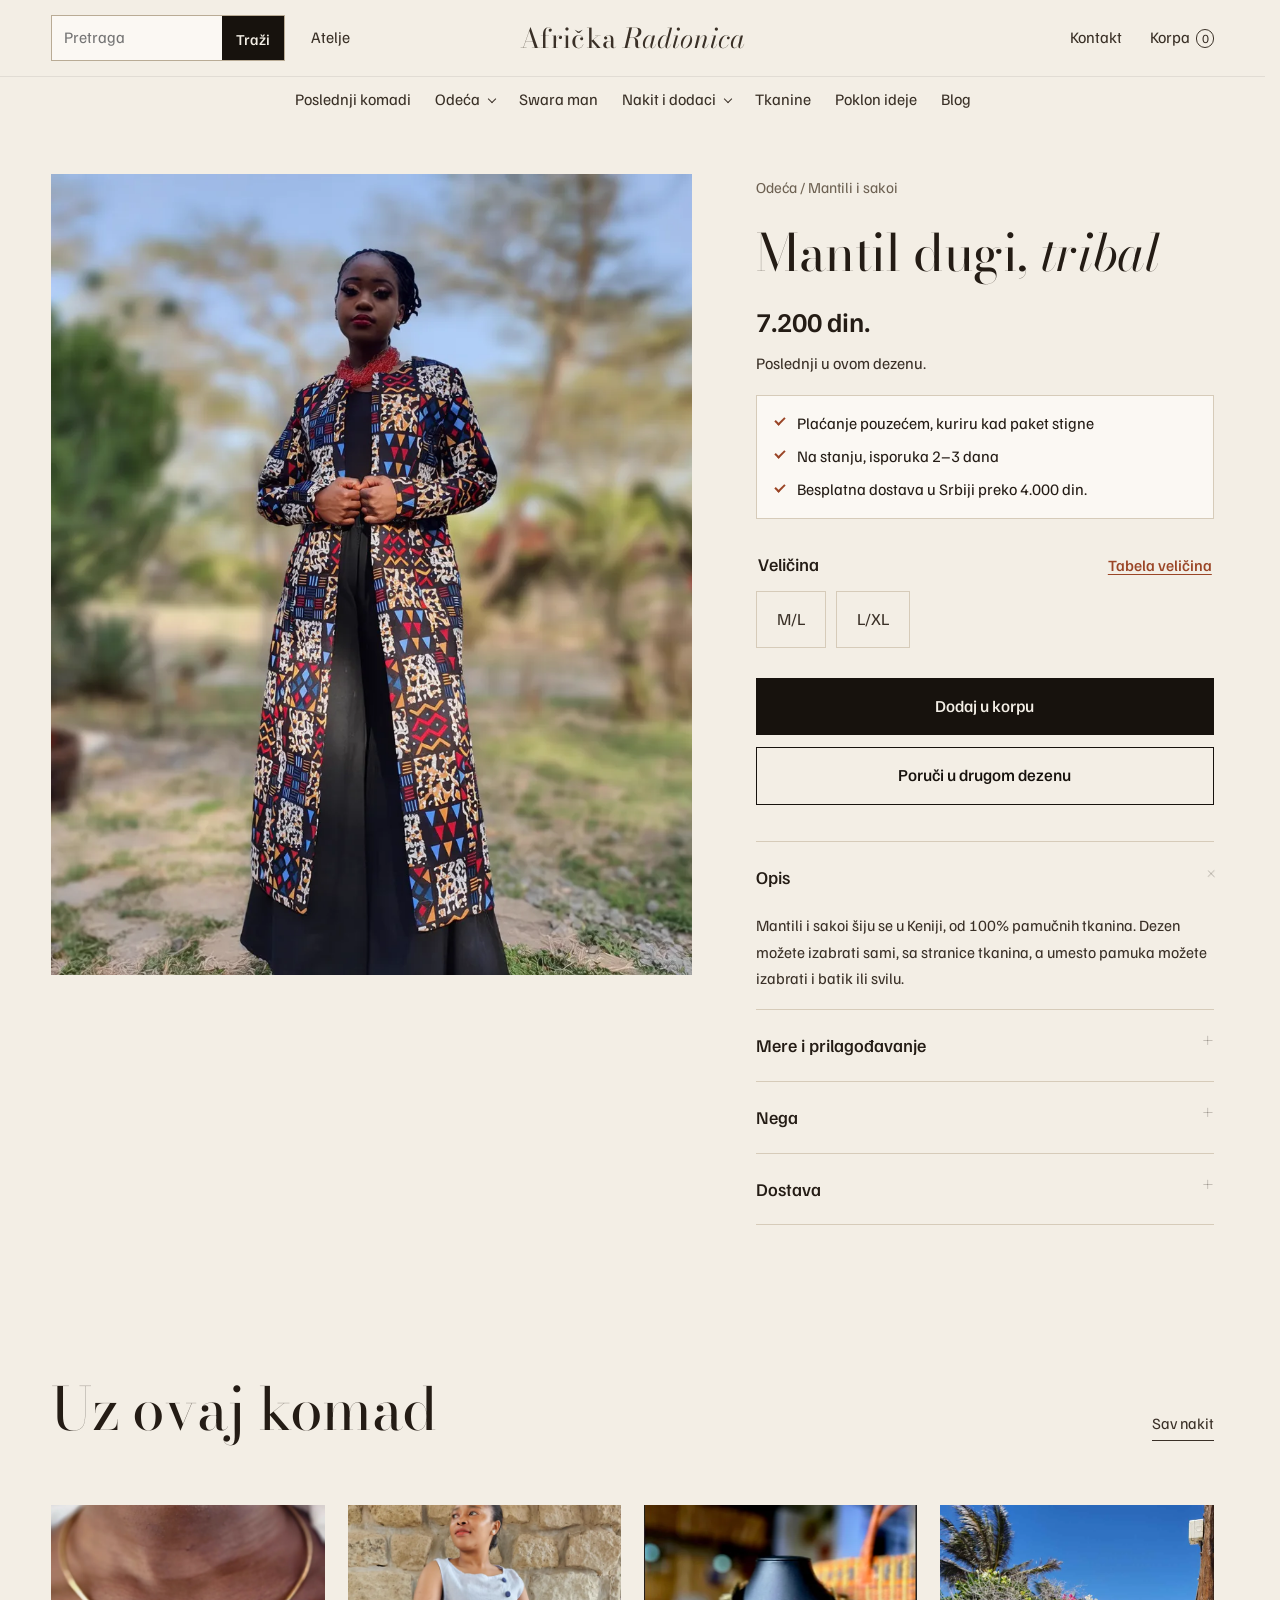
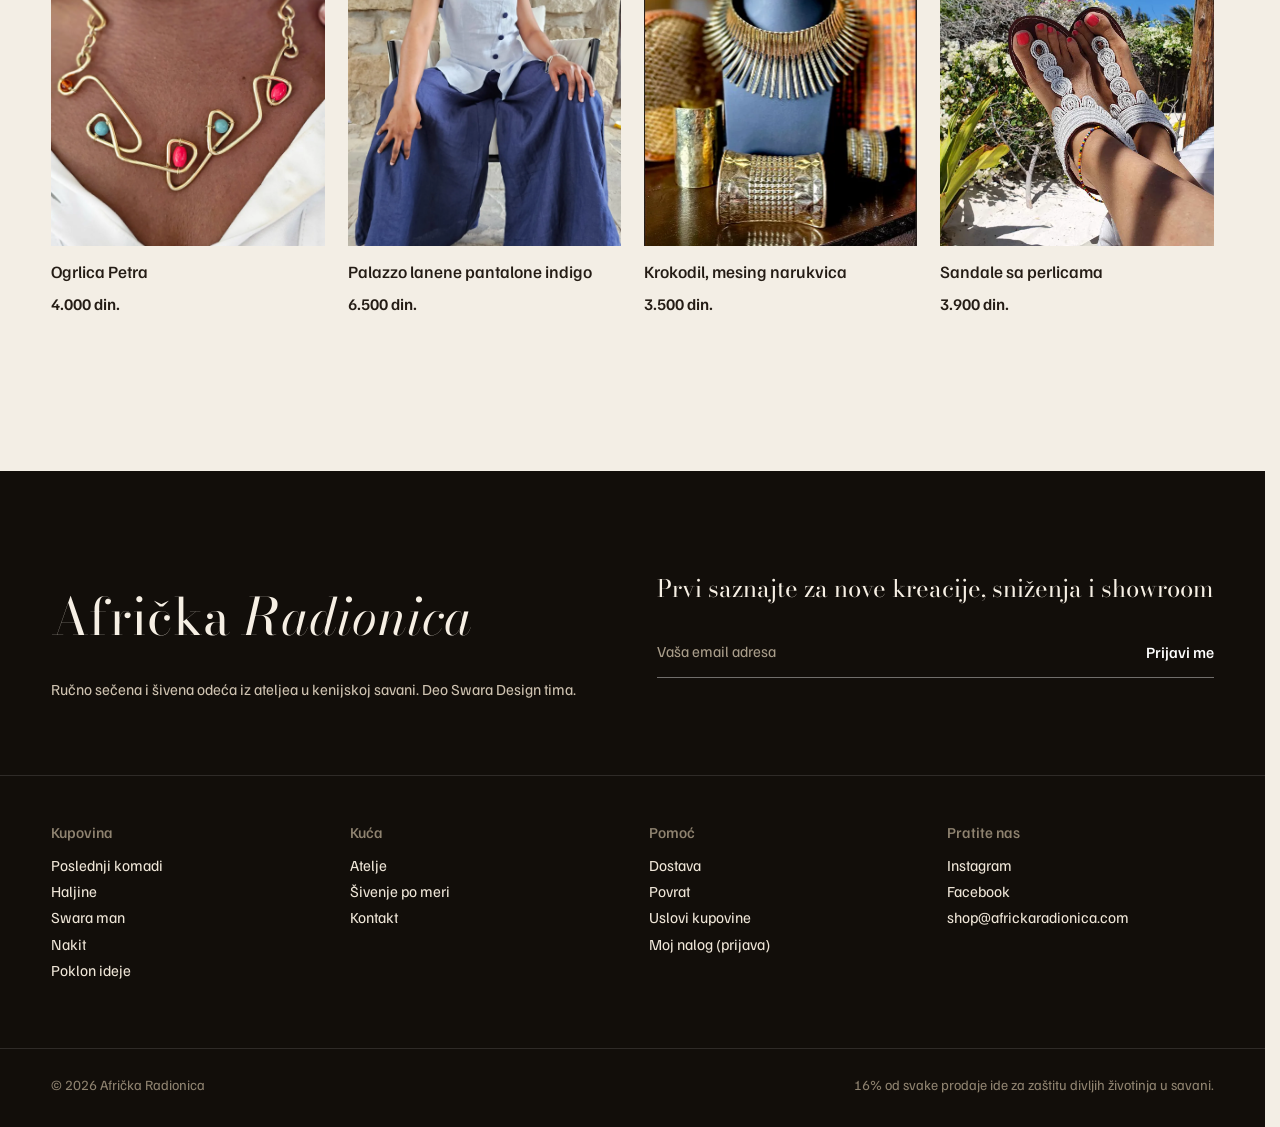
<file: proizvod.html>
<!doctype html>
<html lang="sr-Latn">
<head>
<meta charset="utf-8">
<meta name="viewport" content="width=device-width, initial-scale=1">
<title>Mantil dugi, tribal | Afrička Radionica</title>
<meta name="description" content="Dugi mantil od 100% pamučne tkanine sa tribal dezenom, šiven u Keniji. Poslednji u ovom dezenu, veličina M/L. 7.200 din.">
<!-- Mockup: ukloniti noindex pri puštanju -->
<meta name="robots" content="noindex, nofollow">
<meta property="og:title" content="Mantil dugi, tribal | Afrička Radionica">
<meta property="og:description" content="Dugi mantil od 100% pamučne tkanine sa tribal dezenom, šiven u Keniji. Poslednji u ovom dezenu, veličina M/L. 7.200 din.">
<meta property="og:type" content="website">
<meta property="og:site_name" content="Afrička Radionica">
<meta name="theme-color" content="#f3eee5">
<link rel="preconnect" href="https://fonts.googleapis.com">
<link rel="preconnect" href="https://fonts.gstatic.com" crossorigin>
<link rel="stylesheet" href="https://fonts.googleapis.com/css2?family=Bodoni+Moda:ital,opsz,wght@0,6..96,400;0,6..96,500;1,6..96,400&family=Familjen+Grotesk:wght@400;500&display=swap">
<script>document.documentElement.classList.add('js')</script>
<link rel="stylesheet" href="css/site.css?v=28fdc37f">
<script src="js/katalog.js?v=28fdc37f" defer></script>
<script src="js/site.js?v=28fdc37f" defer></script>
</head>
<body class="">
<a class="skip" href="#main">Preskoči na sadržaj</a>
<header class="hdr">
  <div class="hdr-in">
    <button class="menu-btn" type="button" aria-expanded="false" aria-controls="meni"><span aria-hidden="true"></span><span class="mb-t">Meni</span></button>
    <div class="util">
      <form class="srch" action="kategorija.html" role="search"><label class="sr" for="q-d">Pretraga</label><input id="q-d" name="q" type="search" placeholder="Pretraga" autocomplete="off"><button type="submit">Traži</button></form>
      <a href="atelje.html" class="t-link">Atelje</a>
    </div>
    <a class="mark" href="index.html" aria-label="Afrička Radionica, početna">Afrička <i>Radionica</i></a>
    <div class="tools">
      <a href="kontakt.html" class="t-link">Kontakt</a>
      <a href="korpa.html" class="bag">Korpa <span class="bag-n">0</span></a>
    </div>
  </div>
  <div class="m-row">
    <form class="srch" action="kategorija.html" role="search"><label class="sr" for="q-m">Pretraga</label><input id="q-m" name="q" type="search" placeholder="Pretraga, npr. haljina" autocomplete="off"><button type="submit">Traži</button></form>
    <a href="kontakt.html" class="m-kontakt">Kontakt</a>
  </div>
  <nav id="meni" class="cats" aria-label="Kategorije">
    <ul class="cats-main">
      <li><a href="kategorija.html?k=poslednji-komadi">Poslednji komadi</a></li>
      <li class="grp">
        <button type="button" class="grp-btn" aria-expanded="false" aria-controls="g-odeca">Odeća</button>
        <div class="mega" id="g-odeca">
          <div class="mega-in">
            <div><p class="mega-h">Haljine</p><ul><li><a href="kategorija.html?k=haljine">Sve haljine</a></li><li><a href="kategorija.html?k=haljine-pamucne">Pamučne</a></li><li><a href="kategorija.html?k=haljine-lanene">Lanene</a></li><li><a href="kategorija.html?k=haljine-svilene">Svilene</a></li></ul></div>
            <div><p class="mega-h">Pantalone</p><ul><li><a href="kategorija.html?k=pantalone">Sve pantalone</a></li><li><a href="kategorija.html?k=pantalone-lanene">Lanene</a></li><li><a href="kategorija.html?k=pantalone-pamucne">Pamučne</a></li><li><a href="kategorija.html?k=pantalone-svilene">Svilene</a></li></ul></div>
            <div><p class="mega-h">Ostala odeća</p><ul><li><a href="kategorija.html?k=bluze-tunike-kardigani">Bluze, tunike i kardigani</a></li><li><a href="kategorija.html?k=suknje">Suknje</a></li><li><a href="kategorija.html?k=kombinezoni">Kombinezoni</a></li><li><a href="kategorija.html?k=sakoi-mantili">Sakoi i mantili</a></li></ul></div>
          </div>
        </div>
      </li>
      <li><a href="kategorija.html?k=swara-man">Swara man</a></li>
      <li class="grp">
        <button type="button" class="grp-btn" aria-expanded="false" aria-controls="g-dodaci">Nakit i dodaci</button>
        <div class="mega" id="g-dodaci">
          <div class="mega-in mega-1">
            <div><ul><li><a href="kategorija.html?k=nakit">Nakit</a></li><li><a href="kategorija.html?k=torbe-cegeri">Torbe i cegeri</a></li><li><a href="kategorija.html?k=obuca">Obuća</a></li></ul></div>
          </div>
        </div>
      </li>
      <li><a href="kategorija.html?k=tkanine">Tkanine</a></li>
      <li><a href="kategorija.html?k=poklon-ideje">Poklon ideje</a></li>
      <li><a href="https://www.africkaradionica.com/blog">Blog</a></li>
    </ul>
    <ul class="cats-mob">
      <li><a href="atelje.html">Atelje</a></li>
      <li><a href="kontakt.html#po-meri">Šivenje po meri</a></li>
      <li><a href="kontakt.html">Kontakt</a></li>
    </ul>
  </nav>
</header>
<main id="main">
<section class="wrap pdp">
  <div class="pdp-img rv" title="Kliknite za uvećanje"><img src="slike/mantil-tribal.webp" alt="Dugi mantil sa tribal dezenom, nošen u savani" width="912" height="1136"></div>
  <div class="pdp-info rv" style="--d:.15s">
    <p class="crumbs"><a href="kategorija.html?k=sakoi-mantili">Odeća</a> / Mantili i sakoi</p>
    <h1>Mantil dugi, <i>tribal</i></h1>
    <p class="price">7.200 din.</p>
    <p class="note">Poslednji u ovom dezenu.</p>
    <ul class="trust" id="trust">
      <li>Plaćanje pouzećem, kuriru kad paket stigne</li>
      <li>Na stanju, isporuka 2–3 dana</li>
      <li>Besplatna dostava u Srbiji preko 4.000 din.</li>
    </ul>
    <fieldset>
      <legend class="leg-row"><span>Veličina</span><button type="button" class="tab-btn" data-tab>Tabela veličina</button></legend>
      <div class="sizes">
        <label><input type="radio" name="vel" value="M/L"><span>M/L</span></label>
        <label><input type="radio" name="vel" value="L/XL"><span>L/XL</span></label>
      </div>
    </fieldset>
    <div class="pdp-actions">
      <button class="btn" type="button" id="add">Dodaj u korpu</button>
      <a class="btn btn-ghost" href="kontakt.html?tema=po-meri">Poruči u drugom dezenu</a>
    </div>
    <p class="added" id="added" role="status" hidden></p>
    <div class="acc">
      <details open><summary>Opis</summary><p>Mantili i sakoi šiju se u Keniji, od 100% pamučnih tkanina. Dezen možete izabrati sami, sa stranice tkanina, a umesto pamuka možete izabrati i batik ili svilu.</p></details>
      <details><summary>Mere i prilagođavanje</summary><p>Proverite obim grudi, struka i kukova prema tabeli veličina. Ako su vam kukovi veći od grudi, javite nam i prilagodićemo model. Kada izaberete veličinu, izaberite i dužinu, gde je to moguće.</p></details>
      <details><summary>Nega</summary><p>Pranje na 40 °C u mašini. Peglanje na paru.</p></details>
      <details><summary>Dostava</summary><p>Artikli na stanju stižu za 2–3 dana, a komadi iz izrade za oko tri nedelje. Dostava je besplatna za porudžbine preko 4.000 din. u Srbiji.</p></details>
    </div>
  </div>
</section>

<section class="sec">
  <div class="wrap">
    <div class="head2 rv"><h2>Uz ovaj komad</h2><a class="more" href="kategorija.html?k=nakit">Sav nakit</a></div>
    <div class="grid">
      <a class="prod rv" href="proizvod.html"><div class="ph"><img src="slike/ogrlica-petra.webp" alt="Ogrlica Petra" loading="lazy" width="1200" height="1600"></div><h3>Ogrlica Petra</h3><p>4.000 din.</p></a>
      <a class="prod rv" style="--d:.08s" href="proizvod.html"><div class="ph"><img src="slike/palazzo-indigo.webp" alt="Palazzo lanene pantalone indigo" loading="lazy" width="1200" height="1600"></div><h3>Palazzo lanene pantalone indigo</h3><p>6.500 din.</p></a>
      <a class="prod rv" style="--d:.16s" href="proizvod.html"><div class="ph"><img src="slike/narukvica-krokodil.webp" alt="Krokodil, mesing narukvica" loading="lazy" width="547" height="724"></div><h3>Krokodil, mesing narukvica</h3><p>3.500 din.</p></a>
      <a class="prod rv" style="--d:.24s" href="proizvod.html"><div class="ph"><img src="slike/sandale-perlice.webp" alt="Sandale sa perlicama" loading="lazy" width="1209" height="1210"></div><h3>Sandale sa perlicama</h3><p>3.900 din.</p></a>
    </div>
  </div>
</section>

<dialog class="tab-dlg" id="tabela" aria-labelledby="tab-h">
  <div class="tab-in">
    <h2 id="tab-h">Tabela veličina</h2>
    <p>Mere tela u centimetrima. Ako ste između dve veličine, izaberite veću ili nam pišite.</p>
    <div class="tab-wrap">
      <table>
        <thead><tr><th scope="col">Veličina</th><th scope="col">XS</th><th scope="col">S</th><th scope="col">M</th><th scope="col">L</th><th scope="col">XL</th><th scope="col">2XL</th><th scope="col">3XL</th></tr></thead>
        <tbody>
          <tr><th scope="row">Naša veličina</th><td>36</td><td>38</td><td>40</td><td>42</td><td>44</td><td>46</td><td>48</td></tr>
          <tr><th scope="row">Grudi</th><td>84–87</td><td>88–92</td><td>93–97</td><td>98–102</td><td>103–107</td><td>108–113</td><td>114–119</td></tr>
          <tr><th scope="row">Struk</th><td>69–72</td><td>73–77</td><td>78–82</td><td>83–88</td><td>89–96</td><td>97–102</td><td>105–115</td></tr>
          <tr><th scope="row">Kukovi</th><td>90</td><td>95</td><td>100</td><td>105</td><td>110</td><td>115</td><td>120</td></tr>
        </tbody>
      </table>
    </div>
    <button type="button" class="btn tab-close">Zatvori</button>
  </div>
</dialog>
</main>
<footer class="ftr">
  <div class="wrap ftr-top">
    <div class="ftr-brand">
      <p class="mark mark-lg">Afrička <i>Radionica</i></p>
      <p>Ručno sečena i šivena odeća iz ateljea u kenijskoj savani. Deo Swara Design tima.</p>
    </div>
    <form class="news" onsubmit="event.preventDefault();this.querySelector('.news-ok').hidden=false">
      <label for="n-email">Prvi saznajte za nove kreacije, sniženja i showroom</label>
      <div class="news-row">
        <input id="n-email" type="email" name="email" autocomplete="email" placeholder="Vaša email adresa" required>
        <button type="submit">Prijavi me</button>
      </div>
      <p class="news-ok" hidden>Hvala. Ovo je pregled novog sajta, pa prijava još nije povezana.</p>
    </form>
  </div>
  <div class="wrap ftr-cols">
    <div><h2>Kupovina</h2><p><a href="kategorija.html?k=poslednji-komadi">Poslednji komadi</a><br><a href="kategorija.html?k=haljine-pamucne">Haljine</a><br><a href="kategorija.html?k=swara-man">Swara man</a><br><a href="kategorija.html?k=nakit">Nakit</a><br><a href="kategorija.html?k=poklon-ideje">Poklon ideje</a></p></div>
    <div><h2>Kuća</h2><p><a href="atelje.html">Atelje</a><br><a href="kontakt.html#po-meri">Šivenje po meri</a><br><a href="kontakt.html">Kontakt</a></p></div>
    <div><h2>Pomoć</h2><p><a href="https://www.africkaradionica.com/shipping-policy">Dostava</a><br><a href="https://www.africkaradionica.com/refund-policy">Povrat</a><br><a href="https://www.africkaradionica.com/terms-of-service">Uslovi kupovine</a><br><a href="#">Moj nalog (prijava)</a></p></div>
    <div><h2>Pratite nas</h2><p><a href="https://www.instagram.com/africka.radionica/" target="_blank" rel="noopener">Instagram</a><br><a href="https://www.facebook.com/moja.africka.radionica" target="_blank" rel="noopener">Facebook</a><br><a href="mailto:shop@africkaradionica.com">shop@africkaradionica.com</a></p></div>
  </div>
  <div class="wrap ftr-legal"><p>© 2026 Afrička Radionica</p><p>16% od svake prodaje ide za zaštitu divljih životinja u savani.</p></div>
</footer>
</body>
</html>
</file>
<file: css/site.css>
/* Afrička Radionica — mockup v2 (18.11.2026). Bodoni Moda + Familjen Grotesk. */
:root{
  --ivory:#f3eee5;
  --ivory-2:#ebe3d6;
  --sand:#d9ccb6;
  --ebony:#17120d;
  --ink:#241c15;
  --text:#3a3027;
  --muted:#6e6253;
  --line:#d6cbb9;
  --terra:#9a4526;
  --terra-2:#b8643d;
  --gold:#a88653;
  --night:#120e0a;
  --serif:"Bodoni Moda",Didot,"Bodoni 72",Georgia,serif;
  --sans:"Familjen Grotesk",system-ui,-apple-system,"Segoe UI",sans-serif;
  --gut:clamp(16px,4vw,56px);
  --ease:cubic-bezier(.22,.61,.24,1);
}
*,*::before,*::after{box-sizing:border-box}
html{-webkit-text-size-adjust:100%;scroll-behavior:smooth}
body{margin:0;background:var(--ivory);color:var(--text);font:400 17px/1.7 var(--sans);-webkit-font-smoothing:antialiased;overflow-x:hidden}
img{display:block;max-width:100%;height:auto}
a{color:inherit}
p{margin:0 0 1.1em}
h1,h2,h3{font-family:var(--serif);font-weight:400;color:var(--ink);margin:0;line-height:1.05;letter-spacing:-.01em}
h1{font-size:clamp(2.8rem,7vw,6.6rem)}
h2{font-size:clamp(2.1rem,4.6vw,4.2rem)}
h3{font-size:clamp(1.35rem,2vw,1.75rem);line-height:1.2}
h1 i,h2 i,h3 i{font-style:italic}
.wrap{max-width:1360px;margin:0 auto;padding:0 var(--gut)}
.narrow{max-width:900px;margin:0 auto;padding:0 var(--gut)}
.sr{position:absolute;width:1px;height:1px;overflow:hidden;clip:rect(0 0 0 0);white-space:nowrap}
.skip{position:absolute;left:12px;top:-60px;background:var(--ebony);color:#fff;padding:10px 14px;z-index:100}
.skip:focus{top:12px}
:focus-visible{outline:1px solid var(--terra);outline-offset:4px}
.tbc{background:#fff1c2;color:#5a4300;border-bottom:1px dashed #a07a00;padding:0 .2em;cursor:help}

/* Links and buttons */
.btn{display:inline-flex;align-items:center;justify-content:center;gap:.7em;font:500 .98rem/1 var(--sans);padding:1.15em 2.1em;border:1px solid var(--ebony);background:var(--ebony);color:var(--ivory);text-decoration:none;transition:background .5s var(--ease),color .5s var(--ease),border-color .5s var(--ease);cursor:pointer}
.btn:hover{background:var(--terra);border-color:var(--terra)}
.btn-ghost{background:transparent;color:var(--ebony)}
.btn-ghost:hover{background:var(--ebony);color:var(--ivory);border-color:var(--ebony)}
.on-img .btn{background:var(--ivory);color:var(--ebony);border-color:var(--ivory)}
.on-img .btn:hover{background:var(--terra);color:#fff;border-color:var(--terra)}
.on-img .btn-ghost{background:transparent;color:#fff;border-color:rgba(255,255,255,.8)}
.on-img .btn-ghost:hover{background:#fff;color:var(--ebony)}
.more{font-size:.98rem;text-decoration:none;border-bottom:1px solid currentColor;padding-bottom:3px;transition:color .4s,border-color .4s}
.more:hover{color:var(--terra)}

/* Header */
.hdr{position:sticky;top:0;z-index:50;background:rgba(243,238,229,.94);backdrop-filter:blur(10px);-webkit-backdrop-filter:blur(10px);border-bottom:1px solid transparent;transition:background .6s var(--ease),border-color .6s,color .6s}
.hdr.scrolled{border-bottom-color:var(--line)}
.hdr-in{display:grid;grid-template-columns:1fr auto 1fr;align-items:center;height:84px;padding:0 var(--gut);max-width:1600px;margin:0 auto}
.nav{display:flex;gap:30px;font-size:.96rem}
.nav a,.t-link,.bag{text-decoration:none;padding:6px 0;border-bottom:1px solid transparent;transition:border-color .4s}
.nav a:hover,.t-link:hover,.bag:hover{border-bottom-color:currentColor}
.nav a[aria-current="page"],.t-link[aria-current="page"]{border-bottom-color:currentColor}
.nav .nav-mob{display:none}
.mark{font-family:var(--serif);font-size:1.7rem;letter-spacing:.005em;text-decoration:none;color:inherit;white-space:nowrap;margin:0}
.mark i{font-style:italic}
.tools{display:flex;justify-content:flex-end;gap:28px;font-size:.96rem}
.bag span{display:inline-block;min-width:1.4em;text-align:center;margin-left:.3em;border:1px solid currentColor;border-radius:999px;font-size:.78rem;line-height:1.4em}
.menu-btn{display:none;width:44px;height:44px;border:0;background:none;color:inherit;cursor:pointer;position:relative;padding:0}
.menu-btn span:first-child,.menu-btn span:first-child::before{position:absolute;left:10px;width:24px;height:1px;background:currentColor;transition:transform .4s var(--ease)}
.menu-btn span:first-child{top:18px}
.menu-btn span:first-child::before{content:"";left:0;top:8px}
.menu-btn[aria-expanded="true"] span:first-child{transform:translateY(4px) rotate(45deg)}
.menu-btn[aria-expanded="true"] span:first-child::before{transform:translateY(-8px) rotate(-90deg)}
/* transparent header over the hero (home) */
.home .hdr{position:fixed;left:0;right:0;background:transparent;color:#fff;backdrop-filter:none;-webkit-backdrop-filter:none}
.home .hdr.scrolled{background:rgba(243,238,229,.95);color:var(--ink);backdrop-filter:blur(10px);-webkit-backdrop-filter:blur(10px)}

/* Hero */
.hero{position:relative;height:100svh;min-height:620px;max-height:980px;overflow:hidden;color:#fff;background:var(--night)}
.hero img{position:absolute;inset:0;width:100%;height:100%;object-fit:cover;object-position:50% 40%;transform:scale(1.08);animation:breathe 14s var(--ease) forwards}
@keyframes breathe{to{transform:scale(1)}}
.hero::after{content:"";position:absolute;inset:0;background:linear-gradient(180deg,rgba(18,14,10,.45) 0%,rgba(18,14,10,0) 30%,rgba(18,14,10,.15) 55%,rgba(18,14,10,.72) 100%)}
.hero-txt{position:absolute;left:0;right:0;bottom:clamp(40px,8vh,96px);z-index:2}
.hero h1{color:#fff;max-width:11.5em}
.hero p{max-width:34em;font-size:clamp(1.02rem,1.4vw,1.2rem);color:rgba(255,255,255,.9);margin:26px 0 34px}
.hero .actions{display:flex;flex-wrap:wrap;gap:14px}
.scroll-cue{position:absolute;right:var(--gut);bottom:clamp(40px,8vh,96px);z-index:2;width:1px;height:70px;background:rgba(255,255,255,.35);overflow:hidden}
.scroll-cue::after{content:"";position:absolute;left:0;top:-30px;width:1px;height:30px;background:#fff;animation:cue 2.6s var(--ease) infinite}
@keyframes cue{to{top:70px}}

/* Sections */
.sec{padding:clamp(88px,12vw,180px) 0}
.sec-s{padding:clamp(64px,8vw,120px) 0}
.statement{font-family:var(--serif);font-size:clamp(1.7rem,3.3vw,3rem);line-height:1.28;color:var(--ink);letter-spacing:-.005em}
.statement i{color:var(--terra)}
.sig{margin-top:34px;color:var(--muted)}
.line{border-top:1px solid var(--line)}
.dark{background:var(--night);color:#e9e0d2}
.dark h2,.dark h3{color:#f6efe4}
.dark .muted{color:#b5a893}
.sandbg{background:var(--ivory-2)}
.muted{color:var(--muted)}
.head2{display:flex;justify-content:space-between;align-items:flex-end;gap:24px;margin-bottom:clamp(36px,5vw,64px);flex-wrap:wrap}
.head2 p{max-width:30em;margin:0;color:var(--muted)}

/* Collections */
.coll{display:grid;grid-template-columns:repeat(12,minmax(0,1fr));gap:clamp(12px,1.6vw,24px)}
.tile{position:relative;overflow:hidden;color:#fff;text-decoration:none;display:block;background:var(--sand)}
.tile img{width:100%;height:100%;object-fit:cover;transition:transform 1.6s var(--ease)}
.tile:hover img{transform:scale(1.05)}
.tile::after{content:"";position:absolute;inset:0;background:linear-gradient(180deg,transparent 55%,rgba(18,14,10,.6))}
.tile span{position:absolute;left:clamp(18px,2.4vw,34px);bottom:clamp(18px,2.4vw,30px);z-index:2;font-family:var(--serif);font-size:clamp(1.6rem,2.8vw,2.6rem);line-height:1.1}
.tile span small{display:block;font-family:var(--sans);font-size:.95rem;margin-top:8px;opacity:.9}
.t-a{grid-column:1/8;aspect-ratio:7/8}
.t-b{grid-column:8/13;aspect-ratio:5/8}
.t-c{grid-column:1/6;aspect-ratio:5/6;margin-top:clamp(0px,6vw,90px)}
.t-d{grid-column:6/13;aspect-ratio:7/6}

/* Split story blocks */
.split{display:grid;grid-template-columns:repeat(12,minmax(0,1fr));gap:clamp(20px,3vw,48px);align-items:center}
.split .img{grid-column:1/7;overflow:hidden}
.split .img img{width:100%;aspect-ratio:4/5;object-fit:cover;transition:transform 1.6s var(--ease)}
.split .img:hover img{transform:scale(1.03)}
.split .txt{grid-column:8/12}
.split.rev .img{grid-column:7/13;order:2}
.split.rev .txt{grid-column:2/6;order:1}
.split .txt h2{margin-bottom:26px}
.split .txt p{color:var(--text)}
.dark .split .txt p{color:#d9cfbf}
.caption{font-size:.88rem;color:var(--muted);margin-top:12px}

/* Product grid */
.grid{display:grid;grid-template-columns:repeat(4,minmax(0,1fr));gap:clamp(28px,3vw,44px) clamp(14px,1.8vw,26px)}
.prod{text-decoration:none;display:block}
.prod .ph{overflow:hidden;background:var(--ivory-2);aspect-ratio:4/5;position:relative}
.prod .ph img{width:100%;height:100%;object-fit:cover;transition:transform 1.4s var(--ease),opacity .6s}
.prod:hover .ph img{transform:scale(1.04)}
.prod .ph em{position:absolute;left:12px;top:12px;font-style:normal;font-size:.8rem;background:rgba(243,238,229,.92);padding:4px 10px}
.prod h3{font-family:var(--serif);font-size:1.25rem;margin-top:18px}
.prod p{margin:6px 0 0;font-size:.95rem;color:var(--muted)}
.chips{display:flex;flex-wrap:wrap;gap:10px;margin-bottom:clamp(30px,4vw,52px)}
.chips a{text-decoration:none;font-size:.95rem;padding:9px 18px;border:1px solid var(--line);transition:border-color .4s,background .4s}
.chips a:hover,.chips a.on{border-color:var(--ebony)}
.chips a.on{background:var(--ebony);color:var(--ivory)}

/* Conservation band */
.band{position:relative;overflow:hidden;color:#fff;min-height:70vh;display:flex;align-items:flex-end}
.band img{position:absolute;inset:0;width:100%;height:100%;object-fit:cover;filter:saturate(.85)}
.band::after{content:"";position:absolute;inset:0;background:linear-gradient(90deg,rgba(18,14,10,.82),rgba(18,14,10,.35))}
.band .wrap{position:relative;z-index:2;padding-top:90px;padding-bottom:90px}
.band .big{font-family:var(--serif);font-size:clamp(5rem,14vw,12rem);line-height:.9;color:#fff;margin:0 0 20px}
.band p{max-width:30em;font-size:1.12rem;color:rgba(255,255,255,.9)}

/* Made to measure steps */
.steps{display:grid;grid-template-columns:repeat(4,minmax(0,1fr));gap:clamp(20px,3vw,40px);counter-reset:s;margin-top:clamp(36px,5vw,64px)}
.steps li{list-style:none;border-top:1px solid var(--line);padding-top:24px;counter-increment:s}
.steps li::before{content:counter(s);display:block;font-family:var(--serif);font-style:italic;font-size:2.4rem;color:var(--terra);line-height:1;margin-bottom:16px}
.steps h3{font-size:1.3rem;margin-bottom:10px}
.steps p{margin:0;color:var(--muted);font-size:.98rem}
.steps-wrap{margin:0;padding:0}

/* Service strip */
.svc{display:grid;grid-template-columns:repeat(3,minmax(0,1fr));gap:24px;text-align:center}
.svc div{padding:10px 18px}
.svc b{display:block;font-family:var(--serif);font-weight:400;font-size:1.35rem;color:var(--ink);margin-bottom:8px}
.svc span{font-size:.95rem;color:var(--muted)}

/* Page heads */
.phead{padding:clamp(70px,9vw,140px) 0 clamp(36px,5vw,64px);text-align:center}
.phead p{max-width:36em;margin:22px auto 0;color:var(--muted);font-size:1.08rem}

/* Product page */
.pdp{display:grid;grid-template-columns:minmax(0,7fr) minmax(0,5fr);gap:clamp(28px,5vw,88px);align-items:start;padding-top:clamp(28px,4vw,56px)}
.pdp-img{overflow:hidden;background:var(--ivory-2);cursor:zoom-in}
.pdp-img img{width:100%;aspect-ratio:4/5;object-fit:cover;transition:transform .8s var(--ease)}
.pdp-img.zoom img{transform:scale(1.6)}
.pdp-info{position:sticky;top:120px}
.crumbs{font-size:.9rem;color:var(--muted);margin-bottom:26px}
.crumbs a{text-decoration:none}
.crumbs a:hover{text-decoration:underline}
.pdp-info h1{font-size:clamp(2.4rem,4vw,3.6rem)}
.price{font-family:var(--serif);font-size:1.6rem;margin:18px 0 6px;color:var(--ink)}
.note{font-size:.95rem;color:var(--muted)}
fieldset{border:0;padding:0;margin:30px 0 0}
legend{font-weight:500;margin-bottom:12px;color:var(--ink)}
.sizes{display:flex;gap:10px;flex-wrap:wrap}
.sizes label{position:relative}
.sizes input{position:absolute;opacity:0;inset:0;cursor:pointer}
.sizes span{display:inline-block;padding:12px 22px;border:1px solid var(--line);transition:border-color .3s,background .3s}
.sizes input:checked + span{border-color:var(--ebony);background:var(--ebony);color:var(--ivory)}
.sizes input:focus-visible + span{outline:1px solid var(--terra);outline-offset:3px}
.pdp-actions{display:grid;gap:12px;margin-top:30px}
.pdp-actions .btn{width:100%}
.acc{border-top:1px solid var(--line);margin-top:36px}
.acc details{border-bottom:1px solid var(--line)}
.acc summary{cursor:pointer;list-style:none;padding:20px 0;display:flex;justify-content:space-between;font-weight:500;color:var(--ink)}
.acc summary::-webkit-details-marker{display:none}
.acc summary::after{content:"+";font-family:var(--serif);font-size:1.4rem;line-height:1;transition:transform .4s var(--ease)}
.acc details[open] summary::after{transform:rotate(45deg)}
.acc details p{color:var(--text);font-size:.98rem}
.added{margin-top:14px;font-size:.95rem;color:var(--terra)}

/* Contact */
.contact{display:grid;grid-template-columns:minmax(0,7fr) minmax(0,4fr);gap:clamp(32px,6vw,96px);align-items:start}
.form{display:grid;grid-template-columns:repeat(2,minmax(0,1fr));gap:26px 22px}
.f{display:flex;flex-direction:column;gap:8px}
.f-wide{grid-column:1/-1}
.f label{font-weight:500;color:var(--ink);font-size:.98rem}
.f .req{color:var(--terra)}
.f input,.f select,.f textarea{font:inherit;font-size:1rem;color:var(--ink);background:transparent;border:0;border-bottom:1px solid #a89a85;border-radius:0;padding:10px 2px;min-height:46px;width:100%;transition:border-color .3s}
.f textarea{min-height:130px;resize:vertical}
.f input:focus,.f select:focus,.f textarea:focus{outline:none;border-bottom-color:var(--ebony);box-shadow:0 1px 0 0 var(--ebony)}
.f [aria-invalid="true"]{border-bottom-color:#a3261b}
.err{font-size:.9rem;color:#a3261b;margin:0}
.err:empty{display:none}
.status{grid-column:1/-1;padding:16px 18px;font-size:.98rem}
.status[hidden]{display:none}
.status.ok{background:#e8eee0;color:#2c3d1b}
.status.bad{background:#f6e3df;color:#6e1c12}
.aside-card{border-top:1px solid var(--ebony);padding-top:22px;margin-bottom:40px}
.aside-card h2{font-size:1.6rem;margin-bottom:14px}
.aside-card p{margin-bottom:8px}

/* Footer */
.ftr{background:var(--night);color:#cfc3b1;padding:clamp(70px,8vw,110px) 0 30px;font-size:.96rem}
.ftr a{text-decoration:none;color:#efe6d8}
.ftr a:hover{color:#fff;text-decoration:underline}
.ftr-top{display:grid;grid-template-columns:minmax(0,1fr) minmax(0,1fr);gap:48px;padding-bottom:56px;border-bottom:1px solid rgba(255,255,255,.12)}
.ftr .mark-lg{font-size:clamp(2.2rem,4vw,3.4rem);color:#f6efe4;margin-bottom:16px}
.news label{display:block;font-family:var(--serif);font-size:1.5rem;color:#f6efe4;line-height:1.3;margin-bottom:22px}
.news-row{display:flex;border-bottom:1px solid rgba(255,255,255,.4)}
.news-row input{flex:1;min-width:0;background:transparent;border:0;color:#fff;font:inherit;padding:12px 0}
.news-row input::placeholder{color:#a99d8a}
.news-row input:focus{outline:none}
.news-row button{background:none;border:0;color:#fff;font:500 .98rem var(--sans);cursor:pointer;padding:0 0 0 16px}
.news-ok{margin-top:14px;color:#e2c28d}
.ftr-cols{display:grid;grid-template-columns:repeat(4,minmax(0,1fr));gap:32px;padding:48px var(--gut) 48px}
.ftr h2{font-family:var(--sans);font-size:.95rem;font-weight:500;color:#8f8370;margin:0 0 12px;letter-spacing:0}
.ftr-legal{display:flex;justify-content:space-between;flex-wrap:wrap;gap:10px;font-size:.88rem;color:#8f8370;border-top:1px solid rgba(255,255,255,.12);padding-top:24px}
.ftr-legal p{margin:0}

/* Reveal */
.js .rv{opacity:0;transform:translateY(34px);transition:opacity 1.3s var(--ease),transform 1.3s var(--ease);transition-delay:var(--d,0s)}
.js .rv.in{opacity:1;transform:none}
.js .rv-img{clip-path:inset(12% 0 0 0);transition:clip-path 1.6s var(--ease)}
.js .rv-img.in{clip-path:inset(0 0 0 0)}
.js .hero .h-in{opacity:0;transform:translateY(24px);animation:hin 1.6s var(--ease) forwards;animation-delay:var(--d,.2s)}
@keyframes hin{to{opacity:1;transform:none}}

/* Tablet */
@media (max-width:1080px){
  .nav{gap:20px}
  .tools .t-link:first-child{display:none}
  .grid{grid-template-columns:repeat(3,minmax(0,1fr))}
  .split .txt{grid-column:8/13}
  .split.rev .txt{grid-column:1/6}
  .steps{grid-template-columns:repeat(2,minmax(0,1fr))}
  .pdp{grid-template-columns:minmax(0,1fr) minmax(0,1fr)}
}
/* Phone */
@media (max-width:780px){
  body{font-size:16px}
  .hdr-in{grid-template-columns:44px 1fr auto;height:66px}
  .mark{font-size:1.32rem;text-align:center}
  .menu-btn{display:block}
  .tools .t-link{display:none}
  .nav{display:none;position:fixed;left:0;right:0;top:66px;bottom:0;background:var(--ivory);color:var(--ink);flex-direction:column;gap:0;padding:20px var(--gut);font-family:var(--serif);font-size:1.9rem;overflow:auto}
  .nav.open{display:flex}
  .nav a{padding:14px 0;border-bottom:1px solid var(--line)}
  .nav .nav-mob{display:block}
  .home .hdr.menu-open{background:var(--ivory);color:var(--ink)}
  .coll{grid-template-columns:minmax(0,1fr)}
  .t-a,.t-b,.t-c,.t-d{grid-column:1/-1;aspect-ratio:4/5;margin-top:0}
  .split,.split.rev{grid-template-columns:minmax(0,1fr)}
  .split .img,.split.rev .img,.split .txt,.split.rev .txt{grid-column:1/-1;order:0}
  .grid{grid-template-columns:repeat(2,minmax(0,1fr))}
  .prod h3{font-size:1.05rem;margin-top:12px}
  .steps{grid-template-columns:minmax(0,1fr)}
  .svc{grid-template-columns:minmax(0,1fr);gap:8px}
  .pdp,.contact{grid-template-columns:minmax(0,1fr)}
  .pdp-info{position:static}
  .form{grid-template-columns:minmax(0,1fr)}
  .ftr-top{grid-template-columns:minmax(0,1fr)}
  .ftr-cols{grid-template-columns:repeat(2,minmax(0,1fr))}
  .scroll-cue{display:none}
  .head2{display:block}
  .head2 p{margin-top:14px}
}
@media (prefers-reduced-motion:reduce){
  *{animation:none!important;transition:none!important;scroll-behavior:auto!important}
  .js .rv,.js .hero .h-in{opacity:1;transform:none}
  .js .rv-img{clip-path:none}
  .hero img{transform:none}
}

/* Low-resolution source photos (360 px): keep them small until better photos arrive */
.split .img.lowres{max-width:440px;justify-self:center;width:100%}
.split .img.lowres img{aspect-ratio:3/2}
.band img{filter:saturate(.85) blur(2px);transform:scale(1.04)}
.hero img{object-position:50% 12%}
.hero::after{background:linear-gradient(180deg,rgba(18,14,10,.5) 0%,rgba(18,14,10,0) 22%,rgba(18,14,10,.1) 40%,rgba(18,14,10,.78) 100%),linear-gradient(90deg,rgba(18,14,10,.45),rgba(18,14,10,0) 60%)}
.hero h1{font-weight:500;text-shadow:0 2px 30px rgba(0,0,0,.25)}
.tile span{text-shadow:0 1px 18px rgba(0,0,0,.35)}

/* Conservation band without photo (source photo too small) */
.band{min-height:0;background:radial-gradient(70% 120% at 85% 20%,rgba(154,69,38,.55),transparent 60%),radial-gradient(60% 90% at 10% 100%,rgba(168,134,83,.25),transparent 60%),var(--night)}
.band::after{display:none}
.band .wrap{padding-top:clamp(90px,12vw,170px);padding-bottom:clamp(90px,12vw,170px)}
.band .big{color:#f1d6b8}
.ftr-cols a{overflow-wrap:anywhere}

/* ===== v2.1: header with full category bar (same order as the current site) ===== */
.hdr-in{height:76px}
.util{display:flex;gap:26px;font-size:.95rem}
.cats{border-top:1px solid rgba(23,18,13,.08)}
.home .hdr:not(.scrolled) .cats{border-top-color:rgba(255,255,255,.22)}
.cats-main{list-style:none;margin:0 auto;padding:0 var(--gut);display:flex;justify-content:center;flex-wrap:wrap;gap:4px 30px;max-width:1600px}
.cats-main > li > a,.more-btn{display:inline-block;padding:13px 0 12px;font:400 .93rem/1.2 var(--sans);color:inherit;text-decoration:none;border:0;border-bottom:1px solid transparent;background:none;cursor:pointer;transition:border-color .4s}
.cats-main > li > a:hover,.more-btn:hover{border-bottom-color:currentColor}
.cats a[aria-current="page"],.more-btn.has-current{border-bottom-color:currentColor;font-weight:500}
.more{position:relative}
.more-btn::after{content:"";display:inline-block;width:6px;height:6px;border-right:1px solid currentColor;border-bottom:1px solid currentColor;transform:translateY(-3px) rotate(45deg);margin-left:9px;transition:transform .3s}
.more.open .more-btn::after{transform:translateY(1px) rotate(225deg)}
.more-list{list-style:none;margin:0;padding:14px 0;position:absolute;right:-24px;top:100%;min-width:250px;background:var(--ivory);color:var(--ink);border:1px solid var(--line);box-shadow:0 24px 48px -28px rgba(23,18,13,.45);display:none;z-index:60}
.more.open .more-list{display:block}
.more-list a{display:block;padding:8px 24px;text-decoration:none;font-size:.95rem}
.more-list a:hover,.more-list a[aria-current="page"]{background:var(--ivory-2)}
.cats-mob{display:none}
.nav{display:none}

/* Category grid on home (3 x 3, like the current site) */
.cat-grid{display:grid;grid-template-columns:repeat(3,minmax(0,1fr));gap:clamp(12px,1.6vw,22px)}
.ctile{position:relative;display:block;overflow:hidden;aspect-ratio:4/5;color:#fff;text-decoration:none;background:var(--sand)}
.ctile img{width:100%;height:100%;object-fit:cover;transition:transform 1.6s var(--ease)}
.ctile:hover img{transform:scale(1.05)}
.ctile::after{content:"";position:absolute;inset:0;background:linear-gradient(180deg,transparent 58%,rgba(18,14,10,.62))}
.ctile span{position:absolute;left:clamp(16px,2vw,28px);bottom:clamp(14px,2vw,24px);z-index:2;font-family:var(--serif);font-size:clamp(1.4rem,2.3vw,2.1rem);line-height:1.1;text-shadow:0 1px 18px rgba(0,0,0,.35)}
.split .img img{aspect-ratio:4/5}
.empty{padding:40px 0;color:var(--muted);text-align:center}
.phead .crumbs{margin-bottom:18px}
.svc span a{color:inherit}

@media (max-width:1080px){
  .util .t-link:nth-child(3){display:none}
  .tools .t-link:nth-child(2){display:none}
  .cats-main{gap:4px 20px}
}
@media (max-width:780px){
  .hdr-in{grid-template-columns:44px 1fr auto;height:66px}
  .util{display:none}
  .tools .t-link{display:none}
  .cats{display:none;position:fixed;left:0;right:0;top:66px;bottom:0;background:var(--ivory);color:var(--ink);overflow:auto;padding:12px var(--gut) 40px;border-top:1px solid var(--line)}
  .cats.open{display:block}
  .cats-main{display:block;padding:0}
  /* Meni na telefonu: font kao Zara (Helvetica Now Text je plaćen, pa ugrađena Helvetica) */
  .cats-main > li > a,.cats-mob a,.more-list a{display:block;padding:14px 0;font-family:"Helvetica Neue",Helvetica,Arial,sans-serif;font-size:1rem;font-weight:400;letter-spacing:0;border-bottom:1px solid var(--line);text-decoration:none}
  .more-btn{display:none}
  .more-list{display:block;position:static;border:0;box-shadow:none;padding:0;min-width:0;background:none}
  .more-list a:hover{background:none}
  .cats-mob{display:block;list-style:none;margin:28px 0 0;padding:0}
  .cats-mob a{color:var(--muted,#6b6155)}
  .cat-grid{grid-template-columns:repeat(2,minmax(0,1fr));gap:10px}
  .ctile span{font-size:1.2rem}
}
.home .hdr:not(.scrolled){background:linear-gradient(180deg,rgba(18,14,10,.62),rgba(18,14,10,.25) 70%,rgba(18,14,10,0))}
.home .hdr:not(.scrolled) .cats-main > li > a,.home .hdr:not(.scrolled) .more-btn,.home .hdr:not(.scrolled) .t-link{text-shadow:0 1px 10px rgba(0,0,0,.35)}
/* Solid header on every page (clearer than transparent over the photo) */
.home .hdr,.home .hdr:not(.scrolled){position:sticky;background:rgba(243,238,229,.97);color:var(--ink);backdrop-filter:blur(10px);-webkit-backdrop-filter:blur(10px)}
.home .hdr:not(.scrolled) .cats{border-top-color:rgba(23,18,13,.08)}
.home .hdr:not(.scrolled) .cats-main > li > a,.home .hdr:not(.scrolled) .more-btn,.home .hdr:not(.scrolled) .t-link{text-shadow:none}
.hero{height:calc(100svh - 124px);min-height:560px;max-height:860px}
@media (max-width:780px){.hero{height:calc(100svh - 66px)}}
@media (max-width:780px){
  .hdr,.home .hdr,.home .hdr:not(.scrolled){backdrop-filter:none;-webkit-backdrop-filter:none;background:var(--ivory)}
  .cats{height:calc(100dvh - 66px);bottom:auto}
}
@media (max-width:780px){.more-list a,.cats-mob a{line-height:1.2}}

/* ===== Shop filters (v2.2) ===== */
.shop{display:grid;grid-template-columns:250px minmax(0,1fr);gap:clamp(28px,4vw,60px);align-items:start}
.filters{position:sticky;top:140px;max-height:calc(100vh - 160px);overflow:auto;padding-right:6px}
.f-head{display:flex;justify-content:space-between;align-items:baseline;margin-bottom:8px}
.f-head h2{font-size:1.5rem}
.f-close,.f-foot,.f-open{display:none}
.fg{border:0;border-top:1px solid var(--line);margin:0;padding:18px 0 20px}
.fg legend{font-weight:500;color:var(--ink);padding:0;margin-bottom:12px;float:left;width:100%}
.fg-list{clear:both}
.fg-list.clip .fo:nth-child(n+9){display:none}
.fo{display:flex;align-items:center;gap:12px;padding:6px 0;font-size:.95rem;cursor:pointer}
.fo input{width:17px;height:17px;margin:0;accent-color:var(--ebony);flex:none}
.fo span{flex:1}
.fo em{font-style:normal;font-size:.82rem;color:var(--muted)}
.fg-more{background:none;border:0;padding:8px 0 0;font:500 .9rem var(--sans);color:var(--terra);cursor:pointer;text-decoration:underline;text-underline-offset:3px}
.toolbar{display:flex;align-items:center;gap:20px;justify-content:space-between;border-bottom:1px solid var(--line);padding-bottom:16px;margin-bottom:18px}
.t-count{margin:0;color:var(--muted);font-size:.95rem}
.sort{display:flex;align-items:center;gap:10px;font-size:.95rem}
.sort select{font:inherit;background:transparent;border:0;border-bottom:1px solid #a89a85;padding:6px 24px 6px 2px;color:var(--ink)}
.active-f{display:flex;flex-wrap:wrap;gap:8px;margin-bottom:22px}
.active-f:empty{display:none}
.active-f button{font:inherit;font-size:.88rem;background:var(--ivory-2);border:1px solid var(--line);padding:6px 12px;cursor:pointer;color:var(--ink)}
.active-f button.clear{background:none;border-color:transparent;text-decoration:underline}
.grid-3{grid-template-columns:repeat(3,minmax(0,1fr))}
@media (max-width:1080px){.grid-3{grid-template-columns:repeat(2,minmax(0,1fr))}}
@media (max-width:900px){
  .shop{grid-template-columns:minmax(0,1fr)}
  .f-open{display:inline-flex;gap:6px;align-items:center;font:500 .95rem var(--sans);background:var(--ebony);color:var(--ivory);border:0;padding:11px 18px;cursor:pointer}
  .filters{position:fixed;inset:0;top:0;max-height:none;z-index:80;background:var(--ivory);padding:22px var(--gut) 110px;transform:translateX(-100%);transition:transform .45s var(--ease);visibility:hidden}
  .filters.open{transform:none;visibility:visible}
  .f-close{display:inline;background:none;border:0;font:500 .95rem var(--sans);text-decoration:underline;cursor:pointer;color:var(--ink)}
  .f-foot{display:grid;grid-template-columns:1fr 1fr;gap:10px;position:fixed;left:0;right:0;bottom:0;padding:14px var(--gut);background:var(--ivory);border-top:1px solid var(--line)}
  .f-foot .btn{padding:1em .8em}
  .t-count{display:none}
  .sort span{display:none}
}
.fo em{display:none}
/* Site attribute filters as collapsible groups */
.fgd{border-top:1px solid var(--line);padding:0}
.fgd summary{list-style:none;cursor:pointer;display:flex;justify-content:space-between;align-items:center;padding:16px 0;font-weight:500;color:var(--ink)}
.fgd summary::-webkit-details-marker{display:none}
.fgd summary::after{content:"+";font-family:var(--serif);font-size:1.3rem;line-height:1;transition:transform .3s var(--ease)}
.fgd[open] summary::after{transform:rotate(45deg)}
.fgd .fg-list{padding-bottom:16px;max-height:260px;overflow:auto}
.price-in{display:flex;align-items:flex-end;gap:10px}
.price-in label{display:flex;flex-direction:column;gap:4px;font-size:.85rem;color:var(--muted);flex:1;min-width:0}
.price-in input{font:inherit;font-size:.95rem;width:100%;background:transparent;border:0;border-bottom:1px solid #a89a85;padding:6px 2px;color:var(--ink)}
.price-in input:focus{outline:none;border-bottom-color:var(--ebony)}
.price-in .cur{font-size:.9rem;color:var(--muted);padding-bottom:7px}
.fg-price{border-bottom:1px solid var(--line)}

/* Naslovi stranica (kategorija, atelje, kontakt): manji i bliže proizvodima (korisnik 18.11.: „ogromni i nepotrebni“) */
.phead{padding:clamp(34px,4vw,56px) 0 clamp(20px,2.4vw,32px)}
.phead h1{font-size:clamp(1.9rem,3vw,2.6rem);line-height:1.1;letter-spacing:0}
.phead p{margin-top:12px;font-size:1rem}
.phead .crumbs{margin-bottom:12px;font-size:.85rem}

/* Filter bez pomeranja levo-desno (korisnik 18.11.): stalno mesto za traku za skrolovanje, bez vodoravnog skrola, panel na telefonu se pojavljuje bez klizanja */
html{scrollbar-gutter:stable}
html,body{overflow-x:clip}
.filters{overflow-x:hidden;overflow-y:auto;scrollbar-gutter:stable;overscroll-behavior:contain}
.fgd .fg-list{overflow-x:hidden;overflow-y:auto;scrollbar-gutter:stable}
.fo span{min-width:0;overflow-wrap:anywhere}
.fgd summary{gap:12px}
.grid-3 .prod{min-width:0}
@media (max-width:900px){
  .filters{transform:none;opacity:0;visibility:hidden;transition:opacity .25s ease,visibility 0s linear .25s;touch-action:pan-y}
  .filters.open{opacity:1;visibility:visible;transition:opacity .25s ease}
}
@media (prefers-reduced-motion:reduce){.filters,.filters.open{transition:none}}
/* fieldset se po defaultu ne skuplja ispod sadržaja; polja za cenu su ga širila preko panela */
fieldset.fg{min-width:0;min-inline-size:0}
.price-in{clear:both}
.price-in input{min-width:0}

/* ===== Uprošćeno za kupce 40+ (korisnik 18.11.) ===== */
/* 1. Čitljivost: veći tekst, nazivi i cene u običnom fontu, veća dugmad */
body{font-size:18px}
.prod h3{font-family:var(--sans);font-weight:500;font-size:1.08rem;line-height:1.35;letter-spacing:0;margin-top:14px}
.prod p{font-size:1.02rem;font-weight:600;color:var(--ink)}
.price{font-family:var(--sans);font-weight:600;font-size:1.7rem}
.note{font-size:1rem;color:var(--text)}
.btn{font-size:1.05rem;min-height:52px}
.t-link,.bag,.nav{font-size:1rem}
.crumbs{font-size:.95rem}
.phead .crumbs{font-size:.95rem}
.sizes span{padding:13px 20px;font-size:1.05rem;min-width:56px;text-align:center}
.sizes input:focus-visible + span{outline:2px solid var(--terra)}
.fo{font-size:1.02rem;padding:8px 0;gap:14px}
.fo input{width:22px;height:22px}
.fgd summary{font-size:1.02rem}
.price-in input{font-size:1.05rem;padding:8px 2px}
.price-in label{font-size:.95rem}
.sort select{font-size:1rem}
@media (max-width:780px){.prod h3{font-size:1rem}.prod p{font-size:.98rem}}

/* 2. Zaglavlje: sve kategorije vidljive, pretraga i kontakt i na telefonu */
.cats-main{gap:2px 24px}
.cats-main > li > a{font-size:1rem}
.srch{display:flex;align-items:stretch;border:1px solid #b9ab95;background:#fbf8f3}
.srch input{font:inherit;font-size:1rem;border:0;background:transparent;padding:8px 12px;min-width:0;width:170px;color:var(--ink)}
.srch input:focus{outline:2px solid var(--terra);outline-offset:-2px}
.srch button{font:500 .95rem var(--sans);border:0;background:var(--ebony);color:var(--ivory);padding:0 14px;cursor:pointer}
.util{align-items:center}
.tools{align-items:center}
.tools .t-link:first-child{display:inline-block}
.m-row{display:none}
.mb-t{font:500 1rem var(--sans)}
@media (max-width:1080px){.util .t-link{display:none}.srch input{width:140px}}
@media (max-width:780px){
  .hdr-in{grid-template-columns:auto 1fr auto}
  .menu-btn{width:auto;height:44px;padding:0 0 0 40px;display:flex;align-items:center}
  .menu-btn span:first-child,.menu-btn span:first-child::before{left:6px}
  .mark{font-size:1.35rem;justify-self:center}
  .tools .t-link{display:none}
  .m-row{display:flex;gap:10px;align-items:stretch;padding:0 var(--gut) 12px}
  .m-row .srch{flex:1}
  .m-row .srch input{width:100%;padding:11px 12px}
  .m-kontakt{display:flex;align-items:center;padding:0 14px;border:1px solid #b9ab95;text-decoration:none;font-size:1rem}
  .cats{top:124px;height:calc(100dvh - 124px)}
  .cats-main > li > a,.cats-mob a,.more-list a{font-size:1.05rem}
}

/* 3. Filter: Veličina kao dugmad, ostalo pod „Još filtera“ */
.chips-v{display:flex;flex-wrap:wrap;gap:8px}
.chips-v .fo{position:relative;padding:0;gap:0}
.chips-v .fo input{position:absolute;opacity:0;inset:0;width:100%;height:100%;margin:0;cursor:pointer}
.chips-v .fo span{display:block;min-width:52px;text-align:center;padding:10px 12px;border:1px solid #b9ab95;background:#fbf8f3}
.chips-v .fo input:checked + span{background:var(--ebony);border-color:var(--ebony);color:var(--ivory)}
.chips-v .fo input:focus-visible + span{outline:2px solid var(--terra);outline-offset:2px}
.more-f{border-top:1px solid var(--line)}
.more-f > summary{list-style:none;cursor:pointer;display:flex;justify-content:space-between;align-items:center;padding:18px 0;font-weight:600;color:var(--ink);font-size:1.05rem}
.more-f > summary::-webkit-details-marker{display:none}
.more-f > summary::after{content:"Prikaži";font-weight:400;font-size:.95rem;text-decoration:underline;color:var(--terra)}
.more-f[open] > summary::after{content:"Sakrij"}
.more-f .fg:first-child,.more-f .fgd:first-child{border-top:0}

/* 4. Proizvod: plaćanje i dostava odmah ispod cene, tabela veličina */
.trust{list-style:none;margin:14px 0 6px;padding:14px 16px;background:#fbf8f3;border:1px solid var(--line);display:grid;gap:6px;font-size:1rem;color:var(--ink)}
.trust li{padding-left:24px;position:relative}
.trust li::before{content:"";position:absolute;left:2px;top:.45em;width:10px;height:6px;border-left:2px solid var(--terra);border-bottom:2px solid var(--terra);transform:rotate(-45deg)}
.leg-row{display:flex;justify-content:space-between;align-items:baseline;gap:12px;width:100%}
.tab-btn{background:none;border:0;padding:0;font:500 .98rem var(--sans);color:var(--terra);text-decoration:underline;text-underline-offset:3px;cursor:pointer}
dialog.tab-dlg{border:0;padding:0;max-width:min(760px,calc(100vw - 24px));width:100%;background:var(--ivory);color:var(--ink)}
dialog.tab-dlg::backdrop{background:rgba(18,14,10,.55)}
.tab-in{padding:22px clamp(16px,3vw,32px) 26px}
.tab-in h2{font-size:1.6rem;margin-bottom:6px}
.tab-in p{font-size:1rem}
.tab-wrap{overflow-x:auto}
.tab-wrap table{border-collapse:collapse;width:100%;font-size:1rem;min-width:520px}
.tab-wrap th,.tab-wrap td{border:1px solid var(--line);padding:9px 8px;text-align:center}
.tab-wrap th:first-child,.tab-wrap td:first-child{text-align:left}
.tab-wrap thead th{background:var(--ebony);color:var(--ivory);font-weight:500}
.tab-close{margin-top:16px}

/* 5. Korpa bez naloga */
.cart{display:grid;grid-template-columns:minmax(0,1fr) minmax(0,1.1fr);gap:clamp(28px,5vw,72px);align-items:start}
.cart-items{list-style:none;margin:0;padding:0;border-top:1px solid var(--line)}
.cart-items li{display:grid;grid-template-columns:92px minmax(0,1fr) auto;gap:16px;align-items:start;padding:16px 0;border-bottom:1px solid var(--line)}
.cart-items img{width:92px;aspect-ratio:4/5;object-fit:cover;background:var(--ivory-2)}
.cart-items h3{font-family:var(--sans);font-weight:500;font-size:1.05rem;margin:0 0 4px;line-height:1.35}
.cart-items p{margin:0;font-size:.98rem}
.cart-items .rm{background:none;border:0;padding:6px 0;font:inherit;font-size:.95rem;text-decoration:underline;cursor:pointer;color:var(--muted)}
.cart-items b{font-weight:600;white-space:nowrap}
.cart-sum{display:grid;gap:6px;margin-top:18px;font-size:1.02rem}
.cart-sum div{display:flex;justify-content:space-between;gap:12px}
.cart-sum .tot{font-size:1.3rem;font-weight:600;border-top:1px solid var(--line);padding-top:10px;margin-top:4px}
.pay{border:0;margin:6px 0 0;padding:0}
.pay legend{font-weight:600;font-size:1.15rem;margin-bottom:10px;color:var(--ink)}
.pay label{display:grid;grid-template-columns:24px minmax(0,1fr);gap:12px;align-items:start;padding:14px 16px;border:1px solid #b9ab95;background:#fbf8f3;margin-bottom:10px;cursor:pointer}
.pay label:has(input:checked){border-color:var(--ebony);box-shadow:inset 0 0 0 1px var(--ebony)}
.pay label.off{opacity:.55;cursor:not-allowed}
.pay input{width:22px;height:22px;margin:2px 0 0;accent-color:var(--ebony)}
.pay b{display:block;font-weight:600}
.pay small{display:block;font-size:.95rem;color:var(--text)}
.no-acc{font-size:1rem;background:#fbf8f3;border:1px solid var(--line);padding:12px 14px}
@media (max-width:900px){.cart{grid-template-columns:minmax(0,1fr)}}
.added a{color:inherit;font-weight:600}
.added.warn{color:#a3261b}
.added{font-size:1.02rem}
@media (max-width:780px){
  .tools .t-link:first-child{display:none}
  .hdr-in{gap:8px}
  .bag{white-space:nowrap}
  .mark{font-size:1.25rem}
  .menu-btn{padding-left:36px}
}
@media (max-width:360px){.mark{font-size:1.1rem}.mb-t{font-size:.95rem}}
/* Polja za upis sa punim okvirom: jasnije gde se piše */
.f input,.f select,.f textarea{border:1px solid #a89a85;background:#fbf8f3;padding:12px 14px;font-size:1.05rem;border-radius:0}
.f input:focus,.f select:focus,.f textarea:focus{outline:2px solid var(--terra);outline-offset:0;border-color:var(--ebony)}
.f label{font-size:1rem}
@media (max-width:780px){.menu-btn{padding-left:40px}}
.pay label[hidden],.pay p[hidden]{display:none}

/* Ugnežđen meni kategorija, kao Zara (korisnik 18.11.): Odeća i Nakit i dodaci otvaraju panel */
@media (min-width:781px){.cats{position:relative}}
.grp-btn{display:inline-block;padding:13px 0 12px;font:400 1rem/1.2 var(--sans);color:inherit;border:0;border-bottom:1px solid transparent;background:none;cursor:pointer}
.grp-btn::after{content:"";display:inline-block;width:6px;height:6px;border-right:1.5px solid currentColor;border-bottom:1.5px solid currentColor;transform:translateY(-3px) rotate(45deg);margin-left:9px;transition:transform .25s}
.grp.open .grp-btn::after{transform:translateY(1px) rotate(225deg)}
.grp-btn:hover,.grp.open .grp-btn,.grp-btn.has-current{border-bottom-color:currentColor}
.grp-btn.has-current{font-weight:500}
.mega{display:none;position:absolute;left:0;right:0;top:100%;background:var(--ivory);color:var(--ink);border-top:1px solid var(--line);border-bottom:1px solid var(--line);box-shadow:0 24px 40px -30px rgba(23,18,13,.45);z-index:60}
.grp.open .mega{display:block}
.mega-in{max-width:1000px;margin:0 auto;padding:26px var(--gut) 30px;display:grid;grid-template-columns:repeat(3,minmax(0,1fr));gap:40px}
.mega-in.mega-1{grid-template-columns:minmax(0,260px);justify-content:center}
.mega-h{font-weight:600;font-size:1rem;margin:0 0 8px;color:var(--ink)}
.mega ul{list-style:none;margin:0;padding:0}
.mega a{display:block;padding:7px 0;text-decoration:none;font-size:1rem}
.mega a:hover,.mega a[aria-current="page"]{text-decoration:underline;text-underline-offset:4px}
.mega a[aria-current="page"]{font-weight:600}
@media (max-width:780px){
  .cats-main > li{border-bottom:1px solid var(--line)}
  .cats-main > li > a{border-bottom:0}
  .grp-btn{display:flex;justify-content:space-between;align-items:center;width:100%;padding:14px 0;font-size:1.05rem;border:0;text-align:left}
  .grp-btn::after{width:8px;height:8px;margin-right:6px}
  .mega{position:static;border:0;box-shadow:none;background:none}
  .mega-in,.mega-in.mega-1{display:block;padding:0 0 10px 16px}
  .mega-in > div + div{margin-top:10px}
  .mega-h{font-size:.95rem;color:var(--muted);margin:4px 0 2px}
  .mega a{padding:10px 0;font-size:1.02rem}
}
</file>
